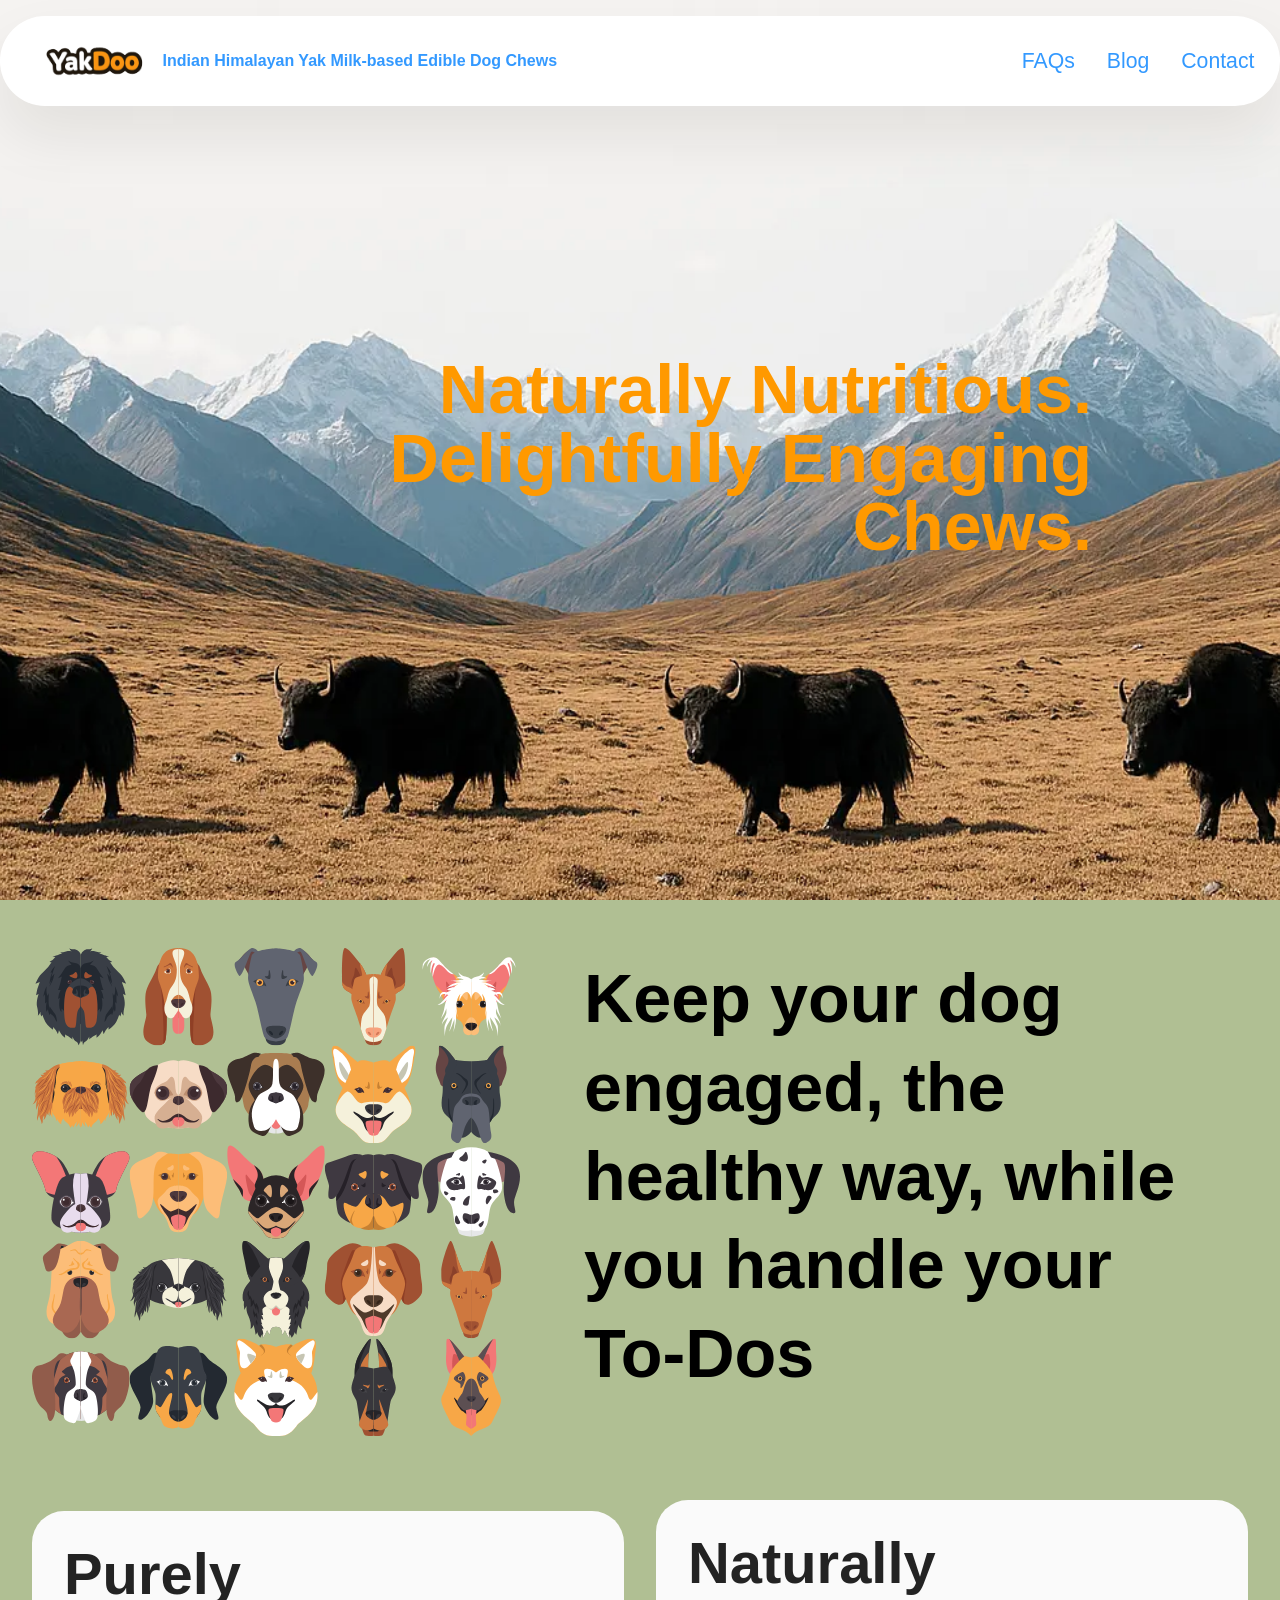
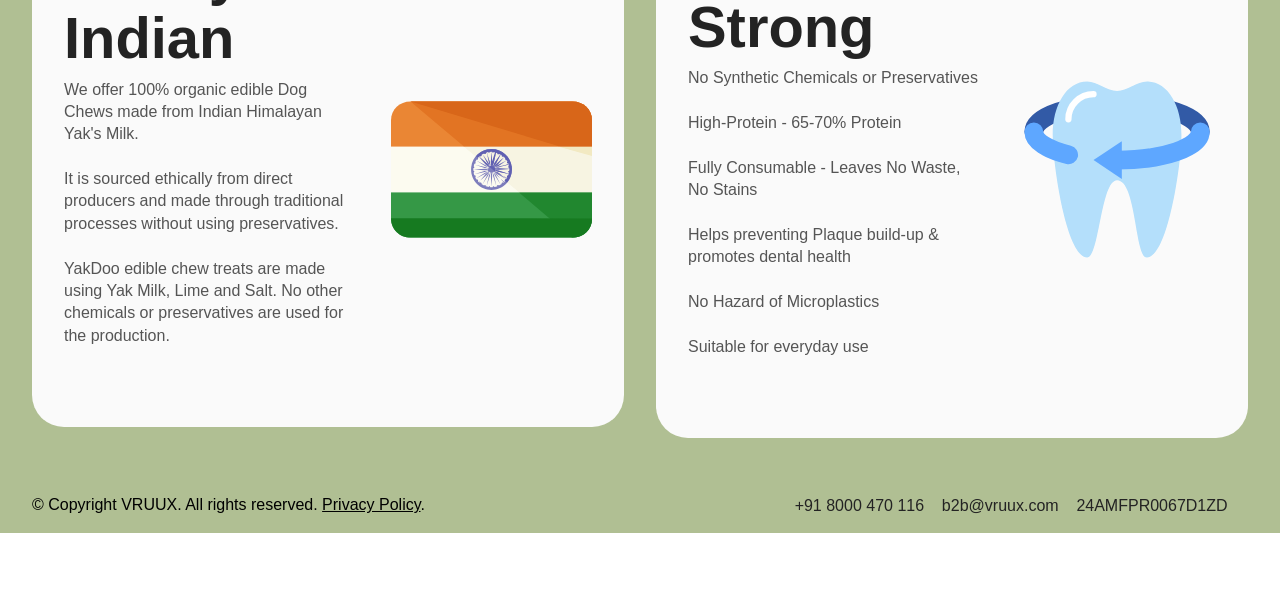
<file: index.html>
<!DOCTYPE html>
<html  >
<head>
  <!-- Site made with Mobirise Website Builder v6.2.0, https://mobirise.com -->
  <meta charset="UTF-8">
  <meta http-equiv="X-UA-Compatible" content="IE=edge">
  <meta name="generator" content="Mobirise v6.2.0, mobirise.com">
  <meta name="viewport" content="width=device-width, initial-scale=1, minimum-scale=1">
  <link rel="shortcut icon" href="assets/images/favicon.ico" type="image/x-icon">
  <meta name="description" content="YakDoo - Indian Himalayan Yak Milk Edible Dog Chew produced through traditionally ecological methods and with ingredients that helps fight plaque build-up naturally.">
  
  
  <title>YakDoo</title>
  <link rel="stylesheet" href="assets/web/assets/mobirise-icons2/mobirise2.css">
  <link rel="stylesheet" href="assets/bootstrap/css/bootstrap.min.css">
  <link rel="stylesheet" href="assets/parallax/jarallax.css">
  <link rel="stylesheet" href="assets/animatecss/animate.css">
  <link rel="stylesheet" href="assets/dropdown/css/style.css">
  <link rel="stylesheet" href="assets/socicon/css/styles.css">
  <link rel="stylesheet" href="assets/theme/css/style.css">
  <link rel="preload" href="https://fonts.googleapis.com/css?family=Fredoka:300,400,500,600,700&display=swap" as="style" onload="this.onload=null;this.rel='stylesheet'">
  <noscript><link rel="stylesheet" href="https://fonts.googleapis.com/css?family=Fredoka:300,400,500,600,700&display=swap"></noscript>
  <link rel="preload" as="style" href="assets/mobirise/css/mbr-additional.css?v=B4uTwz"><link rel="stylesheet" href="assets/mobirise/css/mbr-additional.css?v=B4uTwz" type="text/css">

  
  
  
</head>
<body>

<!-- Analytics -->
<!-- Google tag (gtag.js) -->
<script async src="https://www.googletagmanager.com/gtag/js?id=G-D92G25M5GQ"></script>
<script>
  window.dataLayer = window.dataLayer || [];
  function gtag(){dataLayer.push(arguments);}
  gtag('js', new Date());

  gtag('config', 'G-D92G25M5GQ');
</script>
<!-- /Analytics -->


  
  <section data-bs-version="5.1" class="menu menu1 cid-uQ05pBBiRx" once="menu" id="menu01-2">
	

	<nav class="navbar navbar-dropdown navbar-fixed-top navbar-expand-lg">
		<div class="container">
			<div class="navbar-brand">
				<span class="navbar-logo">
					<a href="index.html">
						<img src="assets/images/yakdoo-logo-128x39.png" alt="YakDoo - Indian Himalayan Yak Milk Edible Dog Chew" style="height: 2rem;">
					</a>
				</span>
				<span class="navbar-caption-wrap"><a class="navbar-caption text-primary display-7" href="index.html">Indian Himalayan Yak Milk-based Edible Dog Chews</a></span>
			</div>
			<button class="navbar-toggler" type="button" data-toggle="collapse" data-bs-toggle="collapse" data-target="#navbarSupportedContent" data-bs-target="#navbarSupportedContent" aria-controls="navbarNavAltMarkup" aria-expanded="false" aria-label="Toggle navigation">
				<div class="hamburger">
					<span></span>
					<span></span>
					<span></span>
					<span></span>
				</div>
			</button>
			<div class="collapse navbar-collapse" id="navbarSupportedContent">
				<ul class="navbar-nav nav-dropdown nav-right" data-app-modern-menu="true"><li class="nav-item">
						<a class="nav-link link text-primary display-4" href="faqs.html" aria-expanded="false">FAQs</a>
					</li><li class="nav-item"><a class="nav-link link text-primary display-4" href="blog.html">Blog</a></li>
					<li class="nav-item">
						<a class="nav-link link text-primary display-4" href="contact.html">Contact</a>
					</li></ul>
				
				
			</div>
		</div>
	</nav>
</section>

<section data-bs-version="5.1" class="header16 cid-uQ05pBXeUt mbr-fullscreen mbr-parallax-background" id="header16-3">
  

  
  

  <div class="text-center container-fluid">
    
    <div class="row justify-content-center">
      <div class="col-md-12 col-lg-9">
        <h1 class="mbr-section-title mbr-fonts-style mt-4 display-2"><p><strong>Naturally Nu</strong><strong>tritious.<br>Delightfully Engaging Chews.</strong></p></h1>
        
        
      </div>
    </div>
  </div>
</section>

<section data-bs-version="5.1" class="header1 cid-uQ09Hvb40x" id="header01-c">
	

	
	

	<div class="container">
		<div class="row justify-content-center">
			<div class="col-12 col-md-12 col-lg-5 image-wrapper">
				<img class="w-100" src="assets/images/all-breeds.svg" alt="YakDoo is for all breeds">
			</div>
			<div class="col-12 col-lg col-md-12">
				<div class="text-wrapper align-left">
					<h1 class="mbr-section-title mbr-fonts-style mb-4 display-2"><strong>Keep your dog engaged, the healthy way, while you handle your To-Dos</strong></h1>
					
					
				</div>
			</div>
		</div>
	</div>
</section>

<section data-bs-version="5.1" class="features5 cid-uQ0xYJMw1G" id="features5-u">

    

    
    
    <div class="container-fluid">
        <div class="row">
            
            <div class="item features-without-image mb-4 col-12 col-md-6 active">
                <div class="item-wrapper">
                    <div class="row">
                        <div class="col-12 col-md-7">
                            <div class="text-wrapper">
                                
                                <h5 class="card-title mbr-fonts-style display-1"><strong>Purely Indian</strong></h5>
                                <p class="mbr-text mbr-fonts-style mb-5 display-7">We offer 100% organic edible Dog Chews made from Indian Himalayan Yak's Milk.
<br>
<br>It is sourced ethically from direct producers and made through traditional processes without using preservatives.
<br>
<br>YakDoo edible chew treats are made using Yak Milk, Lime and Salt. No other chemicals or preservatives are used for the production.</p>
                                
                            </div>
                        </div>
                        <div class="col-12 col-md-5">
                            <div class="img-wrapper">
                                <img src="assets/images/india.svg" alt="Mobirise Website Builder" data-slide-to="0" data-bs-slide-to="0">
                            </div>
                        </div>
                    </div>
                </div>
            </div><div class="item features-without-image mb-4 col-12 col-md-6">
                <div class="item-wrapper">
                    <div class="row">
                        <div class="col-12 col-md-7">
                            <div class="text-wrapper">
                                
                                <h5 class="card-title mbr-fonts-style display-1"><strong>Naturally Strong</strong></h5>
                                <p class="mbr-text mbr-fonts-style mb-5 display-7">No Synthetic Chemicals or Preservatives<br>
<br>High-Protein - 65-70% Protein<br><br>Fully Consumable - Leaves No Waste, No Stains
<br><br>Helps preventing Plaque build-up &amp; promotes dental health
<br><br>No Hazard of Microplastics
<br><br>Suitable for everyday use</p>
                                
                            </div>
                        </div>
                        <div class="col-12 col-md-5">
                            <div class="img-wrapper">
                                <img src="assets/images/tooth-rotate-svgrepo-a.svg" alt="Mobirise Website Builder" data-slide-to="1" data-bs-slide-to="1">
                            </div>
                        </div>
                    </div>
                </div>
            </div>
        </div>
    </div>
</section>

<section data-bs-version="5.1" class="footer2 cid-uQ0c74AdxX" once="footers" id="footer02-d">
    

    
    

    <div class="container">
        <div class="row">
            <div class="col-12 col-lg-6 center mt-2 mb-3">
                <p class="mbr-fonts-style copyright mb-0 display-7">© Copyright VRUUX. All rights reserved. <a href="privacypolicy.html" class="text-success"><u>Privacy Policy</u></a>.<br></p>
            </div>
            <div class="col-12 col-lg-6 center">
                <div class="row-links mt-2 mb-3">
                    <ul class="row-links-soc">
                        
                        
                        
                        
                    <li class="row-links-soc-item mbr-fonts-style display-7"><p>+91 8000 470 116&nbsp; &nbsp; b2b@vruux.com&nbsp; &nbsp; 24AMFPR0067D1ZD&nbsp;</p></li></ul>
                </div>
            </div>
        </div>
    </div>
</section><section class="display-7" style="padding: 0;align-items: center;justify-content: center;flex-wrap: wrap;    align-content: center;display: flex;position: relative;height: 4rem;"><a href="https://mobiri.se/4076227" style="flex: 1 1;height: 4rem;position: absolute;width: 100%;z-index: 1;"><img alt="" style="height: 4rem;" src="[data-uri]"></a><p style="margin: 0;text-align: center;" class="display-7">&#8204;</p><a style="z-index:1" href="https://mobirise.com/builder/ai-website-generator.html">AI Website Generator</a></section><script src="assets/bootstrap/js/bootstrap.bundle.min.js"></script>  <script src="assets/parallax/jarallax.js"></script>  <script src="assets/smoothscroll/smooth-scroll.js"></script>  <script src="assets/ytplayer/index.js"></script>  <script src="assets/dropdown/js/navbar-dropdown.js"></script>  <script src="assets/theme/js/script.js"></script>  
  
  
 <div id="scrollToTop" class="scrollToTop mbr-arrow-up"><a style="text-align: center;"><i class="mbr-arrow-up-icon mbr-arrow-up-icon-cm cm-icon cm-icon-smallarrow-up"></i></a></div>
    <input name="animation" type="hidden">
  </body>
</html>
</file>
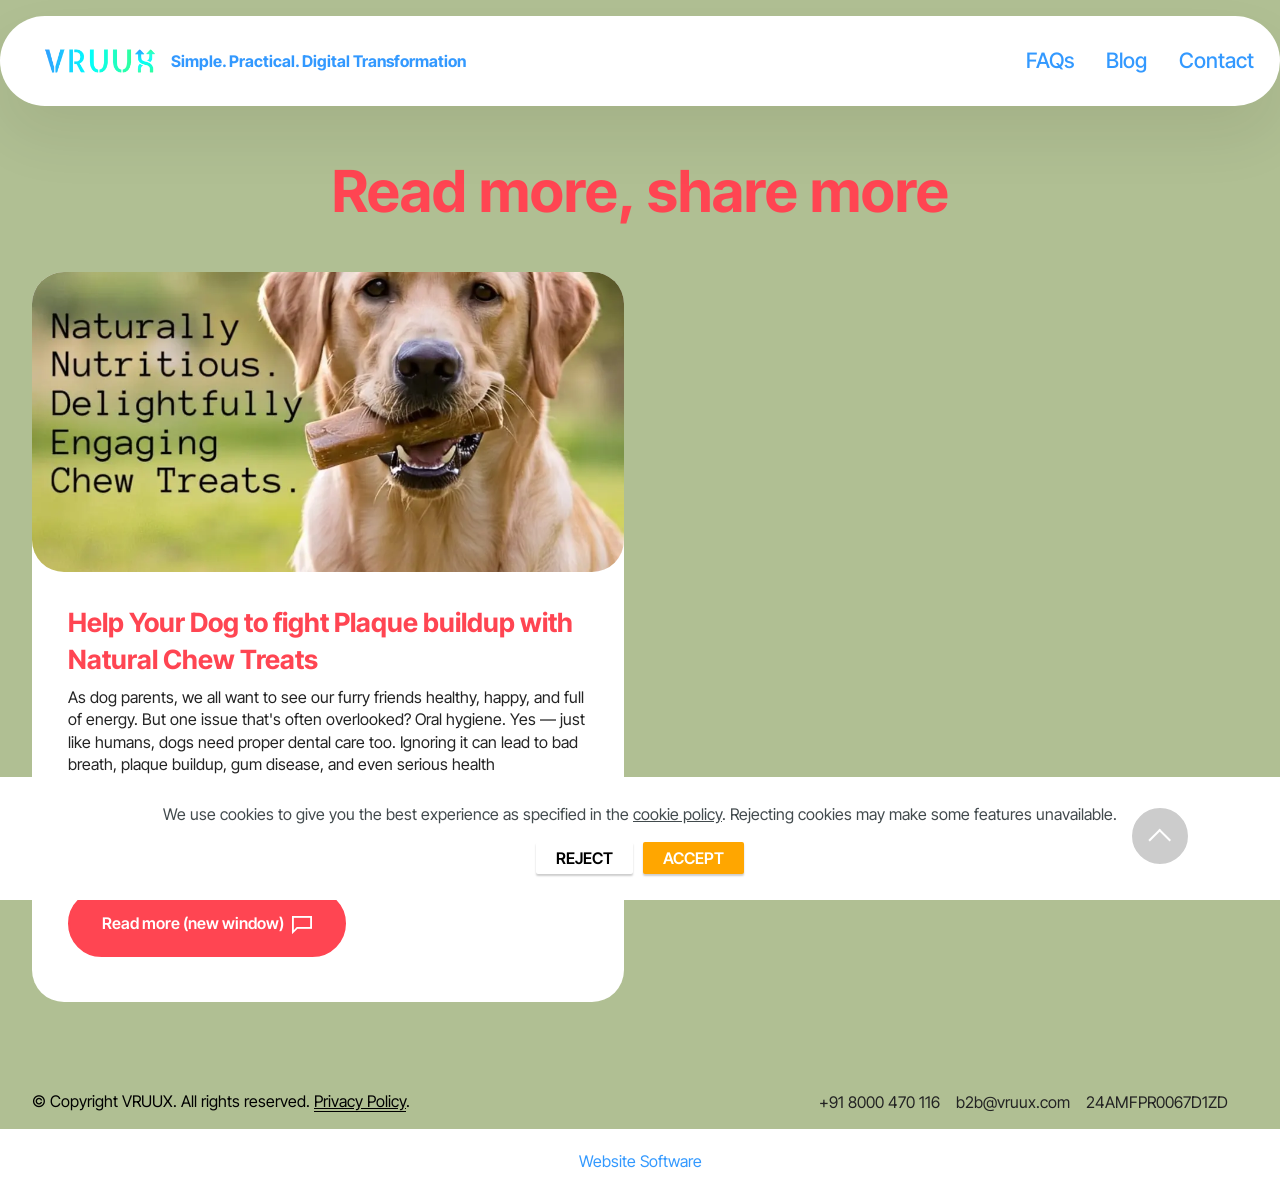
<file: blog.html>
<!DOCTYPE html>
<html  >
<head>
  <!-- Site made with Mobirise Website Builder v6.2.0, https://mobirise.com -->
  <meta charset="UTF-8">
  <meta http-equiv="X-UA-Compatible" content="IE=edge">
  <meta name="generator" content="Mobirise v6.2.0, mobirise.com">
  <meta name="viewport" content="width=device-width, initial-scale=1, minimum-scale=1">
  <link rel="shortcut icon" href="assets/images/favicon.ico" type="image/x-icon">
  <meta name="description" content="YakDoo - Indian Himalayan Yak Milk Edible Dog Chew. Connect with us to know more about healthy dog chews and practices.">
  
  
  <title>Blog</title>
  <link rel="stylesheet" href="assets/web/assets/mobirise-icons2/mobirise2.css">
  <link rel="stylesheet" href="assets/bootstrap/css/bootstrap.min.css">
  <link rel="stylesheet" href="assets/web/assets/gdpr-plugin/gdpr-styles.css">
  <link rel="stylesheet" href="assets/animatecss/animate.css">
  <link rel="stylesheet" href="assets/dropdown/css/style.css">
  <link rel="stylesheet" href="assets/socicon/css/styles.css">
  <link rel="stylesheet" href="assets/theme/css/style.css">
  <link rel="preload" href="https://fonts.googleapis.com/css2?family=Inter+Tight:wght@400;700&display=swap&display=swap" as="style" onload="this.onload=null;this.rel='stylesheet'">
  <noscript><link rel="stylesheet" href="https://fonts.googleapis.com/css2?family=Inter+Tight:wght@400;700&display=swap&display=swap"></noscript>
  <link rel="preload" as="style" href="assets/mobirise/css/mbr-additional.css?v=OkMic2"><link rel="stylesheet" href="assets/mobirise/css/mbr-additional.css?v=OkMic2" type="text/css">

  
  
  
</head>
<body>

<!-- Analytics -->
<!-- Google tag (gtag.js) -->
<script type="text/plain" async data-src="https://www.googletagmanager.com/gtag/js?id=G-"></script>
<script type="text/plain">
  window.dataLayer = window.dataLayer || [];
  function gtag(){dataLayer.push(arguments);}
  gtag('js', new Date());

  gtag('config', 'G-');
</script>
<!-- /Analytics -->


  
  <section data-bs-version="5.1" class="menu menu1 cid-tJGsCG1vVL" once="menu" id="menu01-1">
	

	<nav class="navbar navbar-dropdown navbar-fixed-top navbar-expand-lg">
		<div class="container">
			<div class="navbar-brand">
				<span class="navbar-logo">
					<a href="vruux.html">
						<img src="assets/images/vruux-2024-210x74.png" alt="VRUUX - Simple. Practical. Digital Transformation." style="height: 2.5rem;">
					</a>
				</span>
				<span class="navbar-caption-wrap"><a class="navbar-caption text-primary display-7" href="vruux.html">Simple. Practical. Digital Transformation</a></span>
			</div>
			<button class="navbar-toggler" type="button" data-toggle="collapse" data-bs-toggle="collapse" data-target="#navbarSupportedContent" data-bs-target="#navbarSupportedContent" aria-controls="navbarNavAltMarkup" aria-expanded="false" aria-label="Toggle navigation">
				<div class="hamburger">
					<span></span>
					<span></span>
					<span></span>
					<span></span>
				</div>
			</button>
			<div class="collapse navbar-collapse" id="navbarSupportedContent">
				<ul class="navbar-nav nav-dropdown nav-right" data-app-modern-menu="true"><li class="nav-item">
						<a class="nav-link link text-primary display-4" href="faqs.html" aria-expanded="false">FAQs</a>
					</li><li class="nav-item"><a class="nav-link link text-primary display-4" href="blog.html">Blog</a></li>
					<li class="nav-item">
						<a class="nav-link link text-primary display-4" href="contact.html">Contact</a>
					</li></ul>
				
				
			</div>
		</div>
	</nav>
</section>

<section data-bs-version="5.1" class="features4 cid-tJGEoKGifq" id="features04-3">
	
	
	<div class="container">
		<div class="mbr-section-head mb-5">
			<h4 class="mbr-section-title mbr-fonts-style align-left mb-3 display-1"><strong>Read more, share more</strong></h4>
			
			
		</div>
		<div class="row">
			<div class="item features-image col-12 col-md-6 col-lg-6">
				<div class="item-wrapper">
					<div class="item-img">
						<img src="assets/images/dog-blog-1-1256x1260.webp" alt="YakDoo - Help Your Dog to fight Plaque buildup with Natural Chews">
					</div>
					<div class="item-content">
						<h5 class="item-title mbr-fonts-style display-5"><strong>Help Your Dog to fight Plaque buildup with Natural Chew Treats</strong></h5>
						
						<p class="mbr-text mbr-fonts-style display-7">As dog parents, we all want to see our furry friends healthy, happy, and full of energy. But one issue that's often overlooked? Oral hygiene. Yes — just like humans, dogs need proper dental care too. Ignoring it can lead to bad breath, plaque buildup, gum disease, and even serious health complications later on.<br><br>Introducing a Natural Solution from the Indian Himalaya: Yak Milk-based Dog Chew Treats.<br></p>
						<div class="mbr-section-btn item-footer"><a href="https://medium.com/@abhi.p.raj/help-your-dog-to-fight-plaque-buildup-with-natural-chew-treats-6b98360a4712" class="btn item-btn btn-danger display-7" target="_blank"><span class="mobi-mbri mobi-mbri-chat mbr-iconfont mbr-iconfont-btn" style="color: rgb(255, 255, 255);"><br></span>Read more (new window)</a></div>
					</div>

				</div>
			</div>
			
			
			
			
			
		</div>
	</div>
</section>

<section data-bs-version="5.1" class="footer2 cid-uQ0c74AdxX" once="footers" id="footer02-d">
    

    
    

    <div class="container">
        <div class="row">
            <div class="col-12 col-lg-6 center mt-2 mb-3">
                <p class="mbr-fonts-style copyright mb-0 display-7">© Copyright VRUUX. All rights reserved. <a href="privacypolicy.html" class="text-success"><u>Privacy Policy</u></a>.<br></p>
            </div>
            <div class="col-12 col-lg-6 center">
                <div class="row-links mt-2 mb-3">
                    <ul class="row-links-soc">
                        
                        
                        
                        
                    <li class="row-links-soc-item mbr-fonts-style display-7"><p>+91 8000 470 116&nbsp; &nbsp; b2b@vruux.com&nbsp; &nbsp; 24AMFPR0067D1ZD&nbsp;</p></li></ul>
                </div>
            </div>
        </div>
    </div>
</section><section class="display-7" style="padding: 0;align-items: center;justify-content: center;flex-wrap: wrap;    align-content: center;display: flex;position: relative;height: 4rem;"><a href="https://mobiri.se/4076227" style="flex: 1 1;height: 4rem;position: absolute;width: 100%;z-index: 1;"><img alt="" style="height: 4rem;" src="[data-uri]"></a><p style="margin: 0;text-align: center;" class="display-7">&#8204;</p><a style="z-index:1" href="https://mobirise.com"> Website Software</a></section><script type="text/plain" data-src="assets/bootstrap/js/bootstrap.bundle.min.js"></script><script src="assets/web/assets/cookies-alert-plugin/cookies-alert-core.js"></script><script src="assets/web/assets/cookies-alert-plugin/cookies-alert-script.js"></script><script type="text/plain" data-src="assets/smoothscroll/smooth-scroll.js"></script><script type="text/plain" data-src="assets/ytplayer/index.js"></script><script type="text/plain" data-src="assets/dropdown/js/navbar-dropdown.js"></script><script type="text/plain" data-src="assets/theme/js/script.js"></script>
  
  
<input name="cookieData" type="hidden" data-cookie-cookiesAlertType='2' data-cookie-customDialogSelector='null' data-cookie-colorText='#424a4d' data-cookie-colorBg='rgb(255, 255, 255)' data-cookie-opacityOverlay='0' data-cookie-bgOpacity='100' data-cookie-textButton='ACCEPT' data-cookie-rejectText='REJECT' data-cookie-colorButton='#ffa600' data-cookie-rejectColor='#ffffff' data-cookie-colorLink='#424a4d' data-cookie-underlineLink='true' data-cookie-text="We use cookies to give you the best experience as specified in the &lt;a href=&#39;privacy.html&#39;&gt;cookie policy&lt;/a&gt;. Rejecting cookies may make some features unavailable.">
   <div id="scrollToTop" class="scrollToTop mbr-arrow-up"><a style="text-align: center;"><i class="mbr-arrow-up-icon mbr-arrow-up-icon-cm cm-icon cm-icon-smallarrow-up"></i></a></div>
    <input name="animation" type="hidden">
  </body>
</html>
</file>
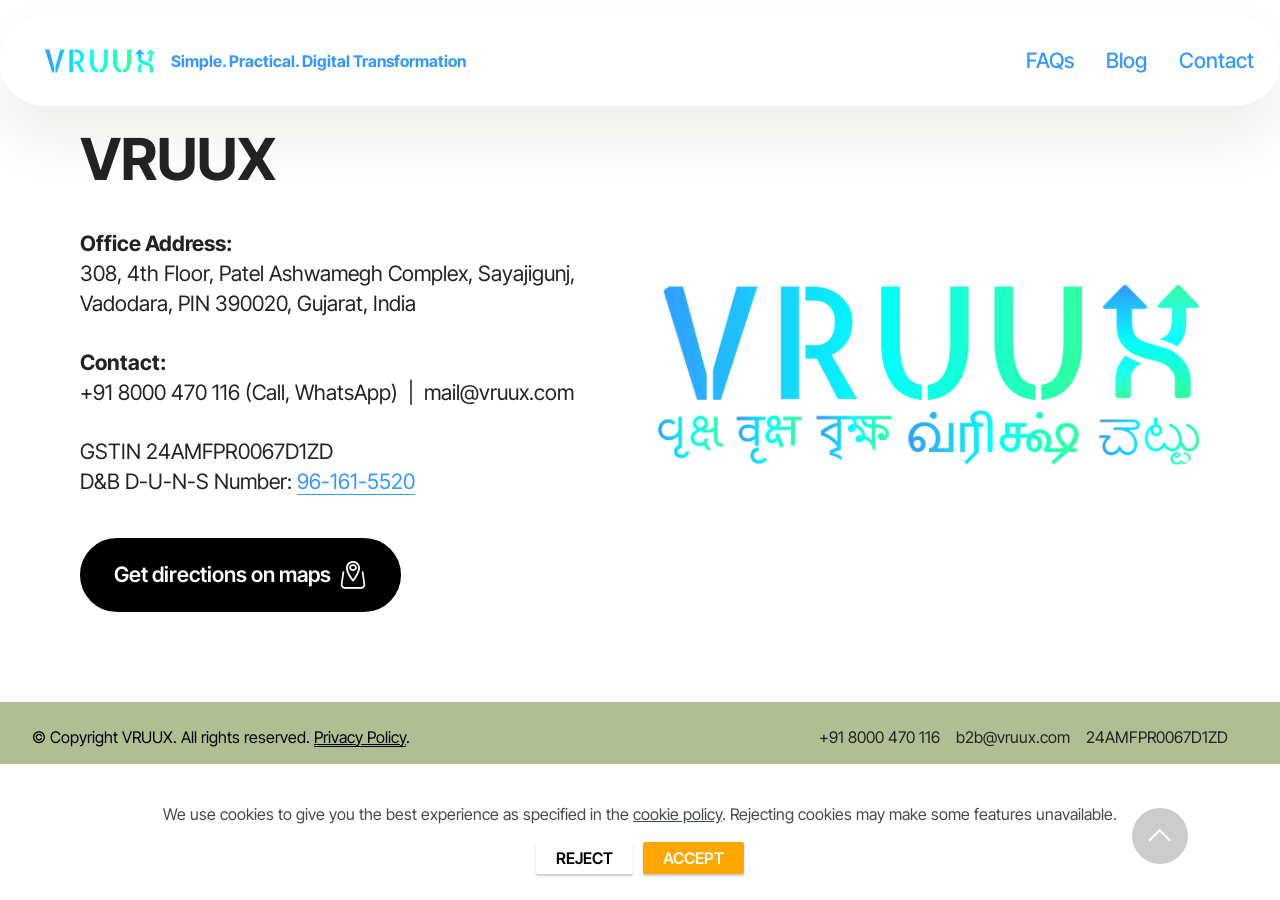
<file: contact.html>
<!DOCTYPE html>
<html  >
<head>
  <!-- Site made with Mobirise Website Builder v6.2.0, https://mobirise.com -->
  <meta charset="UTF-8">
  <meta http-equiv="X-UA-Compatible" content="IE=edge">
  <meta name="generator" content="Mobirise v6.2.0, mobirise.com">
  <meta name="viewport" content="width=device-width, initial-scale=1, minimum-scale=1">
  <link rel="shortcut icon" href="assets/images/favicon.ico" type="image/x-icon">
  <meta name="description" content="YakDoo - Indian Himalayan Yak Milk Edible Dog Chew. You can reach us here.">
  
  
  <title>Contact</title>
  <link rel="stylesheet" href="assets/web/assets/mobirise-icons2/mobirise2.css">
  <link rel="stylesheet" href="assets/web/assets/mobirise-icons-bold/mobirise-icons-bold.css">
  <link rel="stylesheet" href="assets/bootstrap/css/bootstrap.min.css">
  <link rel="stylesheet" href="assets/web/assets/gdpr-plugin/gdpr-styles.css">
  <link rel="stylesheet" href="assets/animatecss/animate.css">
  <link rel="stylesheet" href="assets/dropdown/css/style.css">
  <link rel="stylesheet" href="assets/socicon/css/styles.css">
  <link rel="stylesheet" href="assets/theme/css/style.css">
  <link rel="preload" href="https://fonts.googleapis.com/css2?family=Inter+Tight:wght@400;700&display=swap&display=swap" as="style" onload="this.onload=null;this.rel='stylesheet'">
  <noscript><link rel="stylesheet" href="https://fonts.googleapis.com/css2?family=Inter+Tight:wght@400;700&display=swap&display=swap"></noscript>
  <link rel="preload" as="style" href="assets/mobirise/css/mbr-additional.css?v=ch948Z"><link rel="stylesheet" href="assets/mobirise/css/mbr-additional.css?v=ch948Z" type="text/css">

  
  
  
</head>
<body>

<!-- Analytics -->
<!-- Google tag (gtag.js) -->
<script type="text/plain" async data-src="https://www.googletagmanager.com/gtag/js?id=G-"></script>
<script type="text/plain">
  window.dataLayer = window.dataLayer || [];
  function gtag(){dataLayer.push(arguments);}
  gtag('js', new Date());

  gtag('config', 'G-');
</script>
<!-- /Analytics -->


  
  <section data-bs-version="5.1" class="menu menu1 cid-tJGsCG1vVL" once="menu" id="menu01-1">
	

	<nav class="navbar navbar-dropdown navbar-fixed-top navbar-expand-lg">
		<div class="container">
			<div class="navbar-brand">
				<span class="navbar-logo">
					<a href="vruux.html">
						<img src="assets/images/vruux-2024-210x74.png" alt="VRUUX - Simple. Practical. Digital Transformation." style="height: 2.5rem;">
					</a>
				</span>
				<span class="navbar-caption-wrap"><a class="navbar-caption text-primary display-7" href="vruux.html">Simple. Practical. Digital Transformation</a></span>
			</div>
			<button class="navbar-toggler" type="button" data-toggle="collapse" data-bs-toggle="collapse" data-target="#navbarSupportedContent" data-bs-target="#navbarSupportedContent" aria-controls="navbarNavAltMarkup" aria-expanded="false" aria-label="Toggle navigation">
				<div class="hamburger">
					<span></span>
					<span></span>
					<span></span>
					<span></span>
				</div>
			</button>
			<div class="collapse navbar-collapse" id="navbarSupportedContent">
				<ul class="navbar-nav nav-dropdown nav-right" data-app-modern-menu="true"><li class="nav-item">
						<a class="nav-link link text-primary display-4" href="faqs.html" aria-expanded="false">FAQs</a>
					</li><li class="nav-item"><a class="nav-link link text-primary display-4" href="blog.html">Blog</a></li>
					<li class="nav-item">
						<a class="nav-link link text-primary display-4" href="contact.html">Contact</a>
					</li></ul>
				
				
			</div>
		</div>
	</nav>
</section>

<section data-bs-version="5.1" class="features16 cid-uQ0hEfsMM6" id="features16-f">

    

    
    
    <div class="container-fluid">
        <div class="content-wrapper">
            <div class="row align-items-center">
                <div class="col-12 col-lg">
                    <div class="text-wrapper">
                        <h6 class="card-title mbr-fonts-style display-1">
                            <strong>VRUUX</strong></h6>
                        <p class="mbr-text mbr-fonts-style mb-4 display-4"><br><strong>Office Address:<br></strong>308, 4th Floor, Patel Ashwamegh Complex, Sayajigunj, Vadodara, PIN 390020, Gujarat, India<br><br><strong>Contact:
<br></strong>+91 8000 470 116 (Call, WhatsApp)&nbsp; |&nbsp;&nbsp;mail@vruux.com
<br>
<br>GSTIN 24AMFPR0067D1ZD
<br>D&amp;B D-U-N-S Number: <a href="https://www.dnb.com/business-directory/company-profiles.vruux.708be72aa26df80889fc7a4b5e134d3c.html" class="text-primary" target="_blank">96-161-5520</a><br></p>
                        <div class="mbr-section-btn mt-3"><a class="btn btn-success display-4" href="https://maps.app.goo.gl/RHyW1dcGoxNag8857" target="_blank"><span class="mbrib-map-pin mbr-iconfont mbr-iconfont-btn"></span>Get directions on maps</a></div>
                    </div>
                </div>
                <div class="col-12 col-lg-6">
                    <div class="image-wrapper">
                        <img src="assets/images/vruux-all-1160x403.webp" alt="VRUUX - Simple. Practical. Digital Transformation.">
                    </div>
                </div>
            </div>
        </div>
    </div>
</section>

<section data-bs-version="5.1" class="footer2 cid-uQ0c74AdxX" once="footers" id="footer02-d">
    

    
    

    <div class="container">
        <div class="row">
            <div class="col-12 col-lg-6 center mt-2 mb-3">
                <p class="mbr-fonts-style copyright mb-0 display-7">© Copyright VRUUX. All rights reserved. <a href="privacypolicy.html" class="text-success"><u>Privacy Policy</u></a>.<br></p>
            </div>
            <div class="col-12 col-lg-6 center">
                <div class="row-links mt-2 mb-3">
                    <ul class="row-links-soc">
                        
                        
                        
                        
                    <li class="row-links-soc-item mbr-fonts-style display-7"><p>+91 8000 470 116&nbsp; &nbsp; b2b@vruux.com&nbsp; &nbsp; 24AMFPR0067D1ZD&nbsp;</p></li></ul>
                </div>
            </div>
        </div>
    </div>
</section><section class="display-7" style="padding: 0;align-items: center;justify-content: center;flex-wrap: wrap;    align-content: center;display: flex;position: relative;height: 4rem;"><a href="https://mobiri.se/4076227" style="flex: 1 1;height: 4rem;position: absolute;width: 100%;z-index: 1;"><img alt="" style="height: 4rem;" src="[data-uri]"></a><p style="margin: 0;text-align: center;" class="display-7">&#8204;</p><a style="z-index:1" href="https://mobirise.com/builder/ai-website-creator.html">Free AI Website Creator</a></section><script type="text/plain" data-src="assets/bootstrap/js/bootstrap.bundle.min.js"></script><script src="assets/web/assets/cookies-alert-plugin/cookies-alert-core.js"></script><script src="assets/web/assets/cookies-alert-plugin/cookies-alert-script.js"></script><script type="text/plain" data-src="assets/smoothscroll/smooth-scroll.js"></script><script type="text/plain" data-src="assets/ytplayer/index.js"></script><script type="text/plain" data-src="assets/dropdown/js/navbar-dropdown.js"></script><script type="text/plain" data-src="assets/theme/js/script.js"></script>
  
  
<input name="cookieData" type="hidden" data-cookie-cookiesAlertType='2' data-cookie-customDialogSelector='null' data-cookie-colorText='#424a4d' data-cookie-colorBg='rgb(255, 255, 255)' data-cookie-opacityOverlay='0' data-cookie-bgOpacity='100' data-cookie-textButton='ACCEPT' data-cookie-rejectText='REJECT' data-cookie-colorButton='#ffa600' data-cookie-rejectColor='#ffffff' data-cookie-colorLink='#424a4d' data-cookie-underlineLink='true' data-cookie-text="We use cookies to give you the best experience as specified in the &lt;a href=&#39;privacy.html&#39;&gt;cookie policy&lt;/a&gt;. Rejecting cookies may make some features unavailable.">
   <div id="scrollToTop" class="scrollToTop mbr-arrow-up"><a style="text-align: center;"><i class="mbr-arrow-up-icon mbr-arrow-up-icon-cm cm-icon cm-icon-smallarrow-up"></i></a></div>
    <input name="animation" type="hidden">
  </body>
</html>
</file>
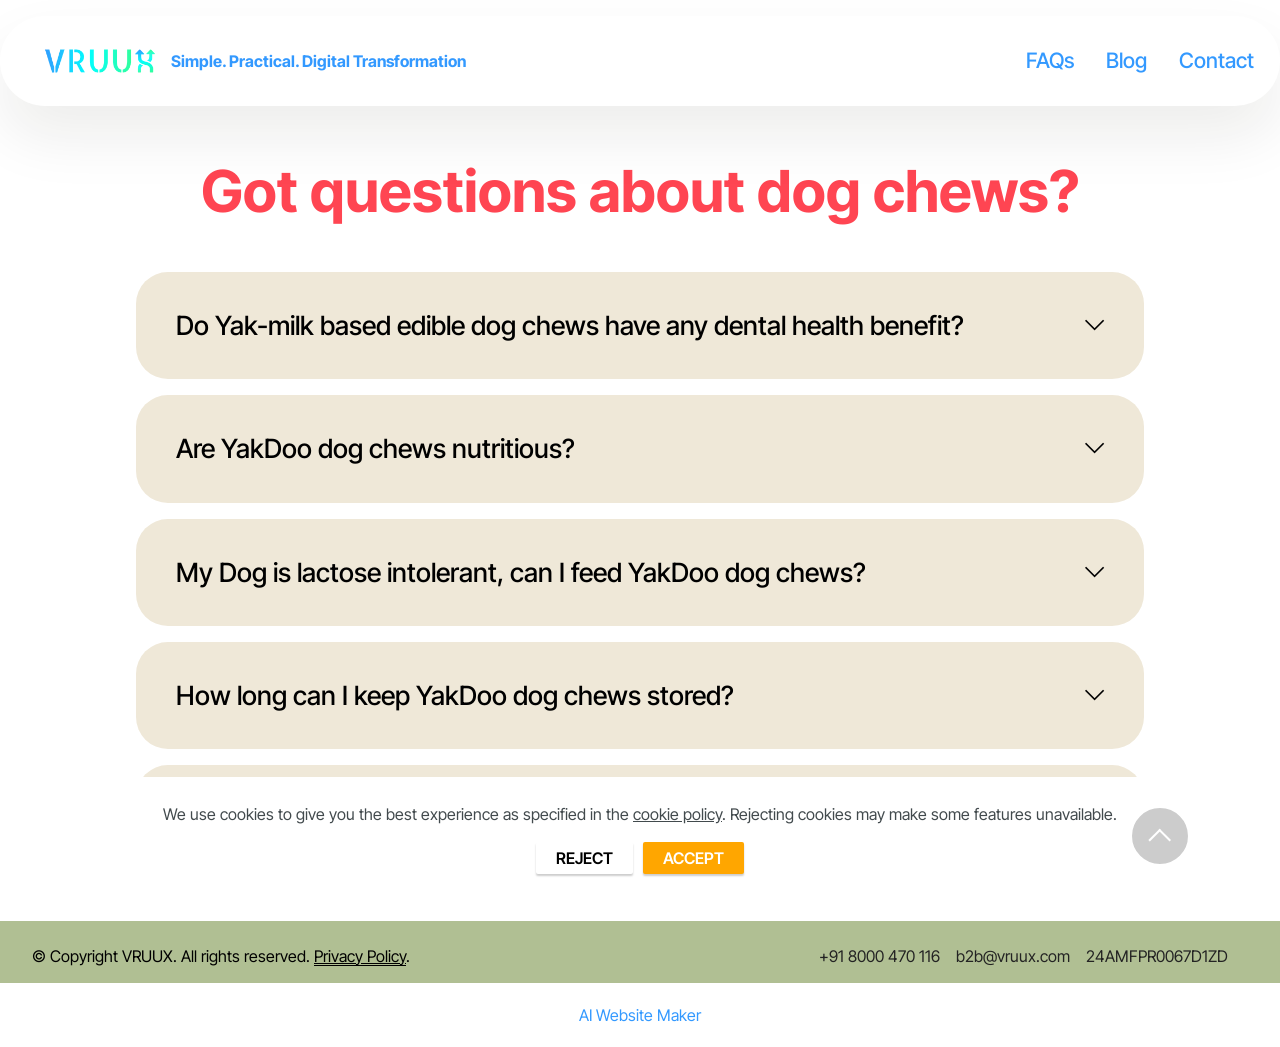
<file: faqs.html>
<!DOCTYPE html>
<html  >
<head>
  <!-- Site made with Mobirise Website Builder v6.2.0, https://mobirise.com -->
  <meta charset="UTF-8">
  <meta http-equiv="X-UA-Compatible" content="IE=edge">
  <meta name="generator" content="Mobirise v6.2.0, mobirise.com">
  <meta name="viewport" content="width=device-width, initial-scale=1, minimum-scale=1">
  <link rel="shortcut icon" href="assets/images/favicon.ico" type="image/x-icon">
  <meta name="description" content="YakDoo - Indian Himalayan Yak Milk Edible Dog Chew. Frequently asked questions by Dog parents.">
  
  
  <title>FAQs</title>
  <link rel="stylesheet" href="assets/web/assets/mobirise-icons2/mobirise2.css">
  <link rel="stylesheet" href="assets/bootstrap/css/bootstrap.min.css">
  <link rel="stylesheet" href="assets/web/assets/gdpr-plugin/gdpr-styles.css">
  <link rel="stylesheet" href="assets/animatecss/animate.css">
  <link rel="stylesheet" href="assets/dropdown/css/style.css">
  <link rel="stylesheet" href="assets/socicon/css/styles.css">
  <link rel="stylesheet" href="assets/theme/css/style.css">
  <link rel="preload" href="https://fonts.googleapis.com/css2?family=Inter+Tight:wght@400;700&display=swap&display=swap" as="style" onload="this.onload=null;this.rel='stylesheet'">
  <noscript><link rel="stylesheet" href="https://fonts.googleapis.com/css2?family=Inter+Tight:wght@400;700&display=swap&display=swap"></noscript>
  <link rel="preload" as="style" href="assets/mobirise/css/mbr-additional.css?v=o9nSdt"><link rel="stylesheet" href="assets/mobirise/css/mbr-additional.css?v=o9nSdt" type="text/css">

  
  
  
</head>
<body>

<!-- Analytics -->
<!-- Google tag (gtag.js) -->
<script type="text/plain" async data-src="https://www.googletagmanager.com/gtag/js?id=G-"></script>
<script type="text/plain">
  window.dataLayer = window.dataLayer || [];
  function gtag(){dataLayer.push(arguments);}
  gtag('js', new Date());

  gtag('config', 'G-');
</script>
<!-- /Analytics -->


  
  <section data-bs-version="5.1" class="menu menu1 cid-uQ0j7wOQYK" once="menu" id="menu01-g">
	

	<nav class="navbar navbar-dropdown navbar-fixed-top navbar-expand-lg">
		<div class="container">
			<div class="navbar-brand">
				<span class="navbar-logo">
					<a href="vruux.html">
						<img src="assets/images/vruux-2024-210x74.png" alt="VRUUX - Simple. Practical. Digital Transformation." style="height: 2.5rem;">
					</a>
				</span>
				<span class="navbar-caption-wrap"><a class="navbar-caption text-primary display-7" href="vruux.html">Simple. Practical. Digital Transformation</a></span>
			</div>
			<button class="navbar-toggler" type="button" data-toggle="collapse" data-bs-toggle="collapse" data-target="#navbarSupportedContent" data-bs-target="#navbarSupportedContent" aria-controls="navbarNavAltMarkup" aria-expanded="false" aria-label="Toggle navigation">
				<div class="hamburger">
					<span></span>
					<span></span>
					<span></span>
					<span></span>
				</div>
			</button>
			<div class="collapse navbar-collapse" id="navbarSupportedContent">
				<ul class="navbar-nav nav-dropdown nav-right" data-app-modern-menu="true"><li class="nav-item">
						<a class="nav-link link text-primary display-4" href="faqs.html" aria-expanded="false">FAQs</a>
					</li><li class="nav-item"><a class="nav-link link text-primary display-4" href="blog.html">Blog</a></li>
					<li class="nav-item">
						<a class="nav-link link text-primary display-4" href="contact.html">Contact</a>
					</li></ul>
				
				
			</div>
		</div>
	</nav>
</section>

<section data-bs-version="5.1" class="list1 cid-uQ0j7zkmVH" id="list01-o">
	
	
	<div class="container">
		<div class="row justify-content-center">
			<div class="col-12 col-md-12 col-lg-10 m-auto">
				<div class="content">
					<div class="mbr-section-head align-left mb-5">
						
						<h3 class="mbr-section-title mb-2 mbr-fonts-style display-1">
							<strong>Got questions about dog chews?</strong>
						</h3>
					</div>
					<div id="bootstrap-accordion_7" class="panel-group accordionStyles accordion" role="tablist" aria-multiselectable="true">
						<div class="card mb-3">
							<div class="card-header" role="tab" id="headingOne">
								<a role="button" class="panel-title collapsed" data-toggle="collapse" data-bs-toggle="collapse" data-core="" href="#collapse1_7" aria-expanded="false" aria-controls="collapse1">
									<h6 class="panel-title-edit mbr-semibold mbr-fonts-style mb-0 display-5">Do Yak-milk based edible dog chews have any dental health benefit?</h6>
									<span class="sign mbr-iconfont mobi-mbri-arrow-down"></span>
								</a>
							</div>
							<div id="collapse1_7" class="panel-collapse noScroll collapse" role="tabpanel" aria-labelledby="headingOne" data-parent="#accordion" data-bs-parent="#bootstrap-accordion_7">
								<div class="panel-body">
									<p class="mbr-fonts-style panel-text display-4">Yes, A study published in the Journal of Veterinary Dentistry found that regular use of dental chews can reduce plaque by up to 69%.<br><br>Dogs need proper dental care too. Ignoring it can lead to bad breath, plaque buildup, gum disease, and even serious health complications later on.<br><br>A chewing activity along with the ingredients of the edible chew helps break down the plaque and prevents plaque build up.</p>
								</div>
							</div>
						</div>
						<div class="card mb-3">
							<div class="card-header" role="tab" id="headingOne">
								<a role="button" class="panel-title collapsed" data-toggle="collapse" data-bs-toggle="collapse" data-core="" href="#collapse2_7" aria-expanded="false" aria-controls="collapse2">
									<h6 class="panel-title-edit mbr-semibold mbr-fonts-style mb-0 display-5">Are YakDoo dog chews nutritious?&nbsp;</h6>
									<span class="sign mbr-iconfont mobi-mbri-arrow-down"></span>
								</a>
							</div>
							<div id="collapse2_7" class="panel-collapse noScroll collapse" role="tabpanel" aria-labelledby="headingOne" data-parent="#accordion" data-bs-parent="#bootstrap-accordion_7">
								<div class="panel-body">
									<p class="mbr-fonts-style panel-text display-4">
										YakDoo Dog Chews are edible and made from Indian Himalayan Yak's milk. These chews are high in protein.</p>
								</div>
							</div>
						</div>
						<div class="card mb-3">
							<div class="card-header" role="tab" id="headingOne">
								<a role="button" class="panel-title collapsed" data-toggle="collapse" data-bs-toggle="collapse" data-core="" href="#collapse3_7" aria-expanded="false" aria-controls="collapse3">
									<h6 class="panel-title-edit mbr-semibold mbr-fonts-style mb-0 display-5">My Dog is lactose intolerant, can I feed YakDoo dog chews?</h6>
									<span class="sign mbr-iconfont mobi-mbri-arrow-down"></span>
								</a>
							</div>
							<div id="collapse3_7" class="panel-collapse noScroll collapse" role="tabpanel" aria-labelledby="headingOne" data-parent="#accordion" data-bs-parent="#bootstrap-accordion_7">
								<div class="panel-body">
									<p class="mbr-fonts-style panel-text display-4">
										We recommend to consult your pet's vet before feeding any edible chews. YakDoo dog chews are produced from Yak's milk so consulting vet is highly recommended for lactose intolerant dogs.</p>
								</div>
							</div>
						</div>
						<div class="card mb-3">
							<div class="card-header" role="tab" id="headingOne">
								<a role="button" class="panel-title collapsed" data-toggle="collapse" data-bs-toggle="collapse" data-core="" href="#collapse4_7" aria-expanded="false" aria-controls="collapse4">
									<h6 class="panel-title-edit mbr-semibold mbr-fonts-style mb-0 display-5">How long can I keep YakDoo dog chews stored?</h6>
									<span class="sign mbr-iconfont mobi-mbri-arrow-down"></span>
								</a>
							</div>
							<div id="collapse4_7" class="panel-collapse noScroll collapse" role="tabpanel" aria-labelledby="headingOne" data-parent="#accordion" data-bs-parent="#bootstrap-accordion_7">
								<div class="panel-body">
									<p class="mbr-fonts-style panel-text display-4">
										Typically YakDoo dog chews have longer shelf life and can be stored even up to 18-24 months without much of a specialized storage requirements.</p>
								</div>
							</div>
						</div>
						<div class="card mb-3">
							<div class="card-header" role="tab" id="headingOne">
								<a role="button" class="panel-title collapsed" data-toggle="collapse" data-bs-toggle="collapse" data-core="" href="#collapse5_7" aria-expanded="false" aria-controls="collapse5">
									<h6 class="panel-title-edit mbr-semibold mbr-fonts-style mb-0 display-5">Do YakDoo dog chews save me a charges for my dog's dental health?</h6>
									<span class="sign mbr-iconfont mobi-mbri-arrow-down"></span>
								</a>
							</div>
							<div id="collapse5_7" class="panel-collapse noScroll collapse" role="tabpanel" aria-labelledby="headingOne" data-parent="#accordion" data-bs-parent="#bootstrap-accordion_7">
								<div class="panel-body">
									<p class="mbr-fonts-style panel-text display-4">No. While YakDoo Dog Chews are naturally strong and highly nutritious, they are <strong>not a replacement for breed-specific regular dental care</strong>. For optimal dental health for your pet, both YakDoo chews and professional veterinary dental care are essential and work in combination.&nbsp;<br></p>
								</div>
							</div>
						</div>
						
					</div>
				</div>
			</div>
		</div>
	</div>
</section>

<section data-bs-version="5.1" class="footer2 cid-uQ0j7A31jJ" once="footers" id="footer02-q">
    

    
    

    <div class="container">
        <div class="row">
            <div class="col-12 col-lg-6 center mt-2 mb-3">
                <p class="mbr-fonts-style copyright mb-0 display-7">© Copyright VRUUX. All rights reserved. <a href="privacypolicy.html" class="text-success"><u>Privacy Policy</u></a>.<br></p>
            </div>
            <div class="col-12 col-lg-6 center">
                <div class="row-links mt-2 mb-3">
                    <ul class="row-links-soc">
                        
                        
                        
                        
                    <li class="row-links-soc-item mbr-fonts-style display-7"><p>+91 8000 470 116&nbsp; &nbsp; b2b@vruux.com&nbsp; &nbsp; 24AMFPR0067D1ZD&nbsp;</p></li></ul>
                </div>
            </div>
        </div>
    </div>
</section><section class="display-7" style="padding: 0;align-items: center;justify-content: center;flex-wrap: wrap;    align-content: center;display: flex;position: relative;height: 4rem;"><a href="https://mobiri.se/4076227" style="flex: 1 1;height: 4rem;position: absolute;width: 100%;z-index: 1;"><img alt="" style="height: 4rem;" src="[data-uri]"></a><p style="margin: 0;text-align: center;" class="display-7">&#8204;</p><a style="z-index:1" href="https://mobirise.com/builder/ai-website-maker.html">AI Website Maker</a></section><script type="text/plain" data-src="assets/bootstrap/js/bootstrap.bundle.min.js"></script><script src="assets/web/assets/cookies-alert-plugin/cookies-alert-core.js"></script><script src="assets/web/assets/cookies-alert-plugin/cookies-alert-script.js"></script><script type="text/plain" data-src="assets/smoothscroll/smooth-scroll.js"></script><script type="text/plain" data-src="assets/ytplayer/index.js"></script><script type="text/plain" data-src="assets/dropdown/js/navbar-dropdown.js"></script><script type="text/plain" data-src="assets/mbr-switch-arrow/mbr-switch-arrow.js"></script><script type="text/plain" data-src="assets/theme/js/script.js"></script>
  
  
<input name="cookieData" type="hidden" data-cookie-cookiesAlertType='2' data-cookie-customDialogSelector='null' data-cookie-colorText='#424a4d' data-cookie-colorBg='rgb(255, 255, 255)' data-cookie-opacityOverlay='0' data-cookie-bgOpacity='100' data-cookie-textButton='ACCEPT' data-cookie-rejectText='REJECT' data-cookie-colorButton='#ffa600' data-cookie-rejectColor='#ffffff' data-cookie-colorLink='#424a4d' data-cookie-underlineLink='true' data-cookie-text="We use cookies to give you the best experience as specified in the &lt;a href=&#39;privacy.html&#39;&gt;cookie policy&lt;/a&gt;. Rejecting cookies may make some features unavailable.">
   <div id="scrollToTop" class="scrollToTop mbr-arrow-up"><a style="text-align: center;"><i class="mbr-arrow-up-icon mbr-arrow-up-icon-cm cm-icon cm-icon-smallarrow-up"></i></a></div>
    <input name="animation" type="hidden">
  </body>
</html>
</file>
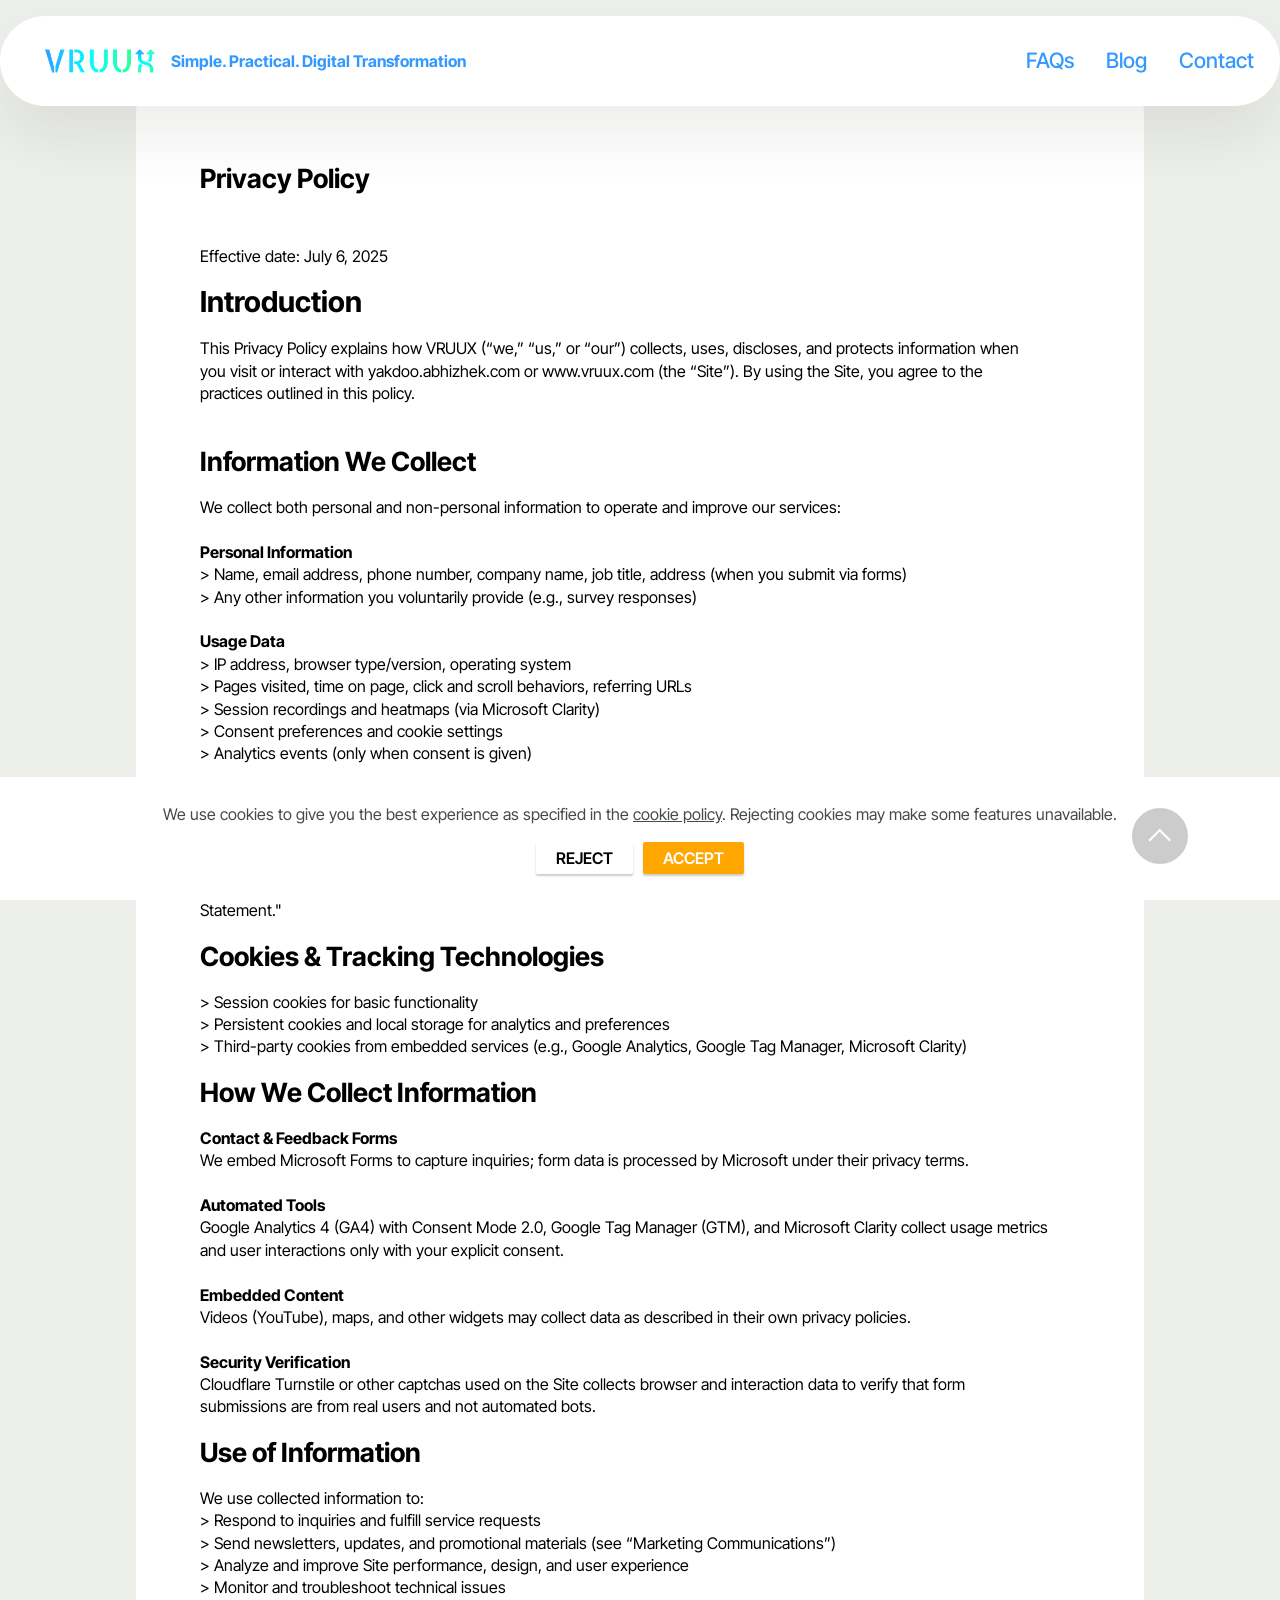
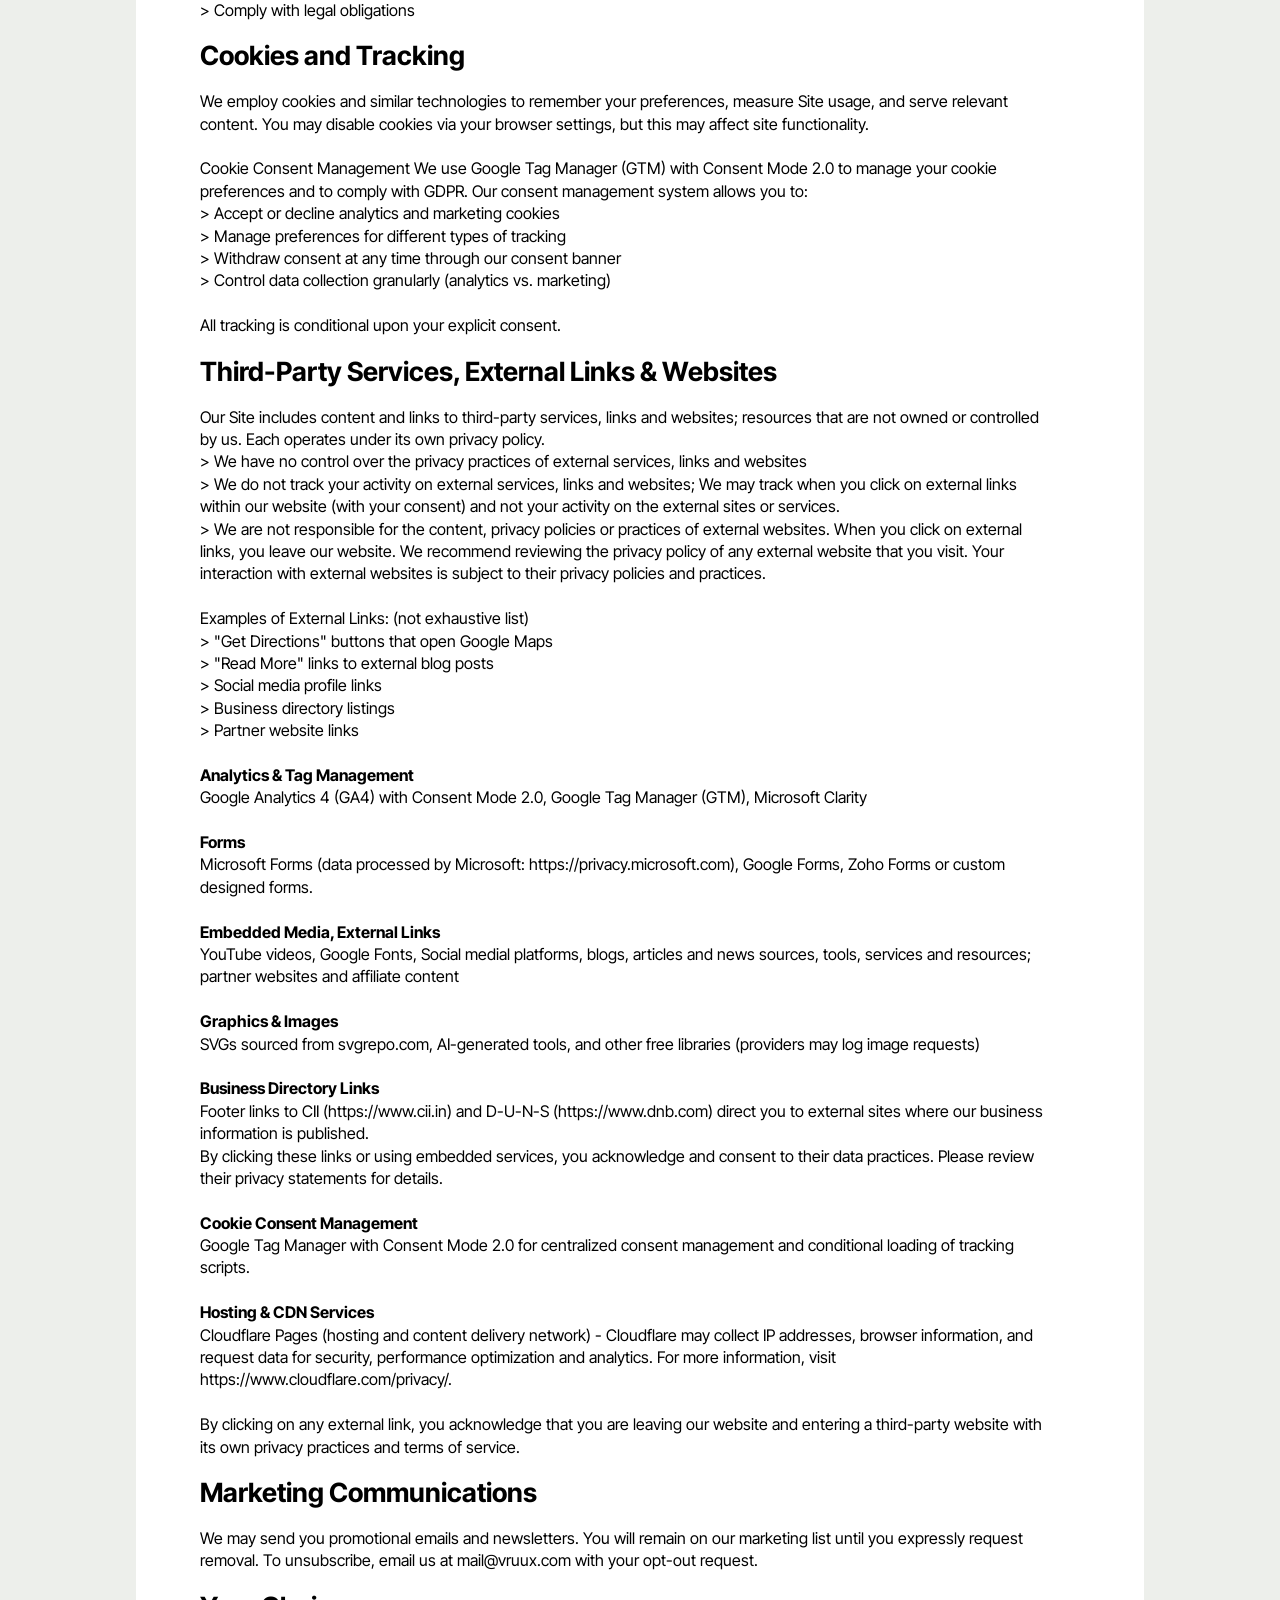
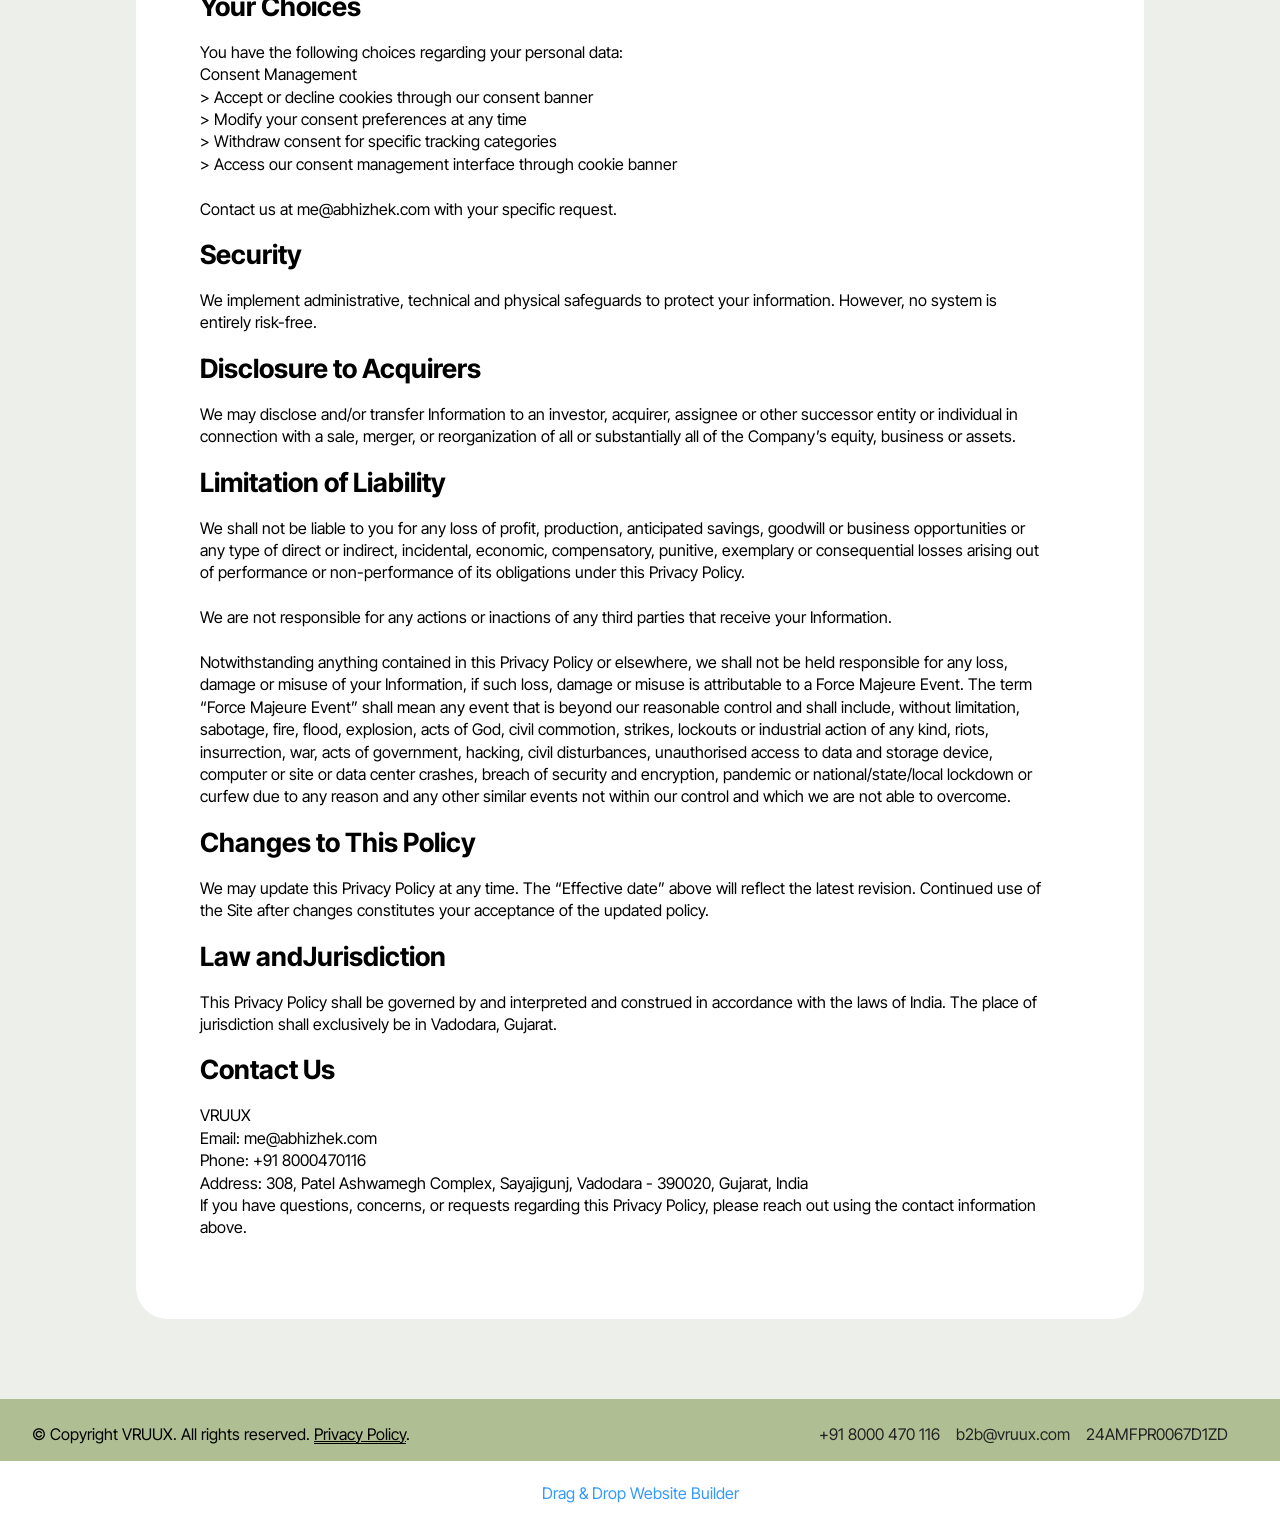
<file: privacypolicy.html>
<!DOCTYPE html>
<html  >
<head>
  <!-- Site made with Mobirise Website Builder v6.2.0, https://mobirise.com -->
  <meta charset="UTF-8">
  <meta http-equiv="X-UA-Compatible" content="IE=edge">
  <meta name="generator" content="Mobirise v6.2.0, mobirise.com">
  <meta name="viewport" content="width=device-width, initial-scale=1, minimum-scale=1">
  <link rel="shortcut icon" href="assets/images/favicon.ico" type="image/x-icon">
  <meta name="description" content="YakDoo - Indian Himalayan Yak Milk Edible Dog Chew. We respect your privacy. Refer our privacy policy.">
  
  
  <title>Privacy Policy</title>
  <link rel="stylesheet" href="assets/web/assets/mobirise-icons2/mobirise2.css">
  <link rel="stylesheet" href="assets/bootstrap/css/bootstrap.min.css">
  <link rel="stylesheet" href="assets/web/assets/gdpr-plugin/gdpr-styles.css">
  <link rel="stylesheet" href="assets/animatecss/animate.css">
  <link rel="stylesheet" href="assets/dropdown/css/style.css">
  <link rel="stylesheet" href="assets/socicon/css/styles.css">
  <link rel="stylesheet" href="assets/theme/css/style.css">
  <link rel="preload" href="https://fonts.googleapis.com/css2?family=Inter+Tight:wght@400;700&display=swap&display=swap" as="style" onload="this.onload=null;this.rel='stylesheet'">
  <noscript><link rel="stylesheet" href="https://fonts.googleapis.com/css2?family=Inter+Tight:wght@400;700&display=swap&display=swap"></noscript>
  <link rel="preload" as="style" href="assets/mobirise/css/mbr-additional.css?v=abBcDq"><link rel="stylesheet" href="assets/mobirise/css/mbr-additional.css?v=abBcDq" type="text/css">

  
  
  
</head>
<body>

<!-- Analytics -->
<!-- Google tag (gtag.js) -->
<script type="text/plain" async data-src="https://www.googletagmanager.com/gtag/js?id=G-"></script>
<script type="text/plain">
  window.dataLayer = window.dataLayer || [];
  function gtag(){dataLayer.push(arguments);}
  gtag('js', new Date());

  gtag('config', 'G-');
</script>
<!-- /Analytics -->


  
  <section data-bs-version="5.1" class="menu menu1 cid-tJGsCG1vVL" once="menu" id="menu01-1">
	

	<nav class="navbar navbar-dropdown navbar-fixed-top navbar-expand-lg">
		<div class="container">
			<div class="navbar-brand">
				<span class="navbar-logo">
					<a href="vruux.html">
						<img src="assets/images/vruux-2024-210x74.png" alt="VRUUX - Simple. Practical. Digital Transformation." style="height: 2.5rem;">
					</a>
				</span>
				<span class="navbar-caption-wrap"><a class="navbar-caption text-primary display-7" href="vruux.html">Simple. Practical. Digital Transformation</a></span>
			</div>
			<button class="navbar-toggler" type="button" data-toggle="collapse" data-bs-toggle="collapse" data-target="#navbarSupportedContent" data-bs-target="#navbarSupportedContent" aria-controls="navbarNavAltMarkup" aria-expanded="false" aria-label="Toggle navigation">
				<div class="hamburger">
					<span></span>
					<span></span>
					<span></span>
					<span></span>
				</div>
			</button>
			<div class="collapse navbar-collapse" id="navbarSupportedContent">
				<ul class="navbar-nav nav-dropdown nav-right" data-app-modern-menu="true"><li class="nav-item">
						<a class="nav-link link text-primary display-4" href="faqs.html" aria-expanded="false">FAQs</a>
					</li><li class="nav-item"><a class="nav-link link text-primary display-4" href="blog.html">Blog</a></li>
					<li class="nav-item">
						<a class="nav-link link text-primary display-4" href="contact.html">Contact</a>
					</li></ul>
				
				
			</div>
		</div>
	</nav>
</section>

<section data-bs-version="5.1" class="article07 cid-uQ0JU5Lhic" id="article07-v">
  

  
  
  <div class="container">
    <div class="row justify-content-center">
      <div class="card col-md-12 col-lg-10">
        <div class="card-wrapper">
          <h3 class="card-title mbr-fonts-style mbr-white mt-3 mb-4 display-5"><strong>Privacy Policy</strong></h3>
          <div class="row card-box align-left">
            <div class="item features-without-image col-12">
              <div class="item-wrapper">
                <h4 class="mbr-section-subtitle mbr-fonts-style mb-3 display-5"><div></div></h4>
                <p class="mbr-text mbr-fonts-style display-7">Effective date: July 6, 2025<br></p>
              </div>
            </div><div class="item features-without-image col-12">
              <div class="item-wrapper">
                <h4 class="mbr-section-subtitle mbr-fonts-style mb-3 display-5"><div><strong style="font-size: 1.8rem;">Introduction</strong><br></div></h4>
                <p class="mbr-text mbr-fonts-style display-7">This Privacy Policy explains how VRUUX (“we,” “us,” or “our”) collects, uses, discloses, and protects information when you visit or interact with yakdoo.abhizhek.com or www.vruux.com (the “Site”). By using the Site, you agree to the practices outlined in this policy.
<br>
<br></p>
              </div>
            </div>
            <div class="item features-without-image col-12">
              <div class="item-wrapper">
                <h4 class="mbr-section-subtitle mbr-fonts-style mb-3 display-5"><strong>Information We Collect</strong></h4>
                <p class="mbr-text mbr-fonts-style display-7">We collect both personal and non-personal information to operate and improve our services:<br>
<br><strong>Personal Information
</strong><br>&gt; Name, email address, phone number, company name, job title, address (when you submit via forms)  
<br>&gt; Any other information you voluntarily provide (e.g., survey responses)
<br>
<br><strong>Usage Data
</strong><br>&gt; IP address, browser type/version, operating system  
<br>&gt; Pages visited, time on page, click and scroll behaviors, referring URLs  
<br>&gt; Session recordings and heatmaps (via Microsoft Clarity)<br>
&gt; Consent preferences and cookie settings<br>&gt; Analytics events (only when consent is given)<br><br>"We partner with Microsoft Clarity and Microsoft Advertising to capture how you use and interact with our website through behavioral metrics, heatmaps, and session replay to improve and market our products/services. Website usage data is captured using first and third-party cookies and other tracking technologies to determine the popularity of products/services and online activity. Additionally, we use this information for site optimization, fraud/security purposes, and advertising. For more information about how Microsoft collects and uses your data, visit the Microsoft Privacy Statement."<br></p>
              </div>
            </div>
            <div class="item features-without-image col-12">
              <div class="item-wrapper">
                <h4 class="mbr-section-subtitle mbr-fonts-style mb-3 display-5"><strong>Cookies &amp; Tracking Technologies</strong></h4>
                <p class="mbr-text mbr-fonts-style display-7">&gt; Session cookies for basic functionality  
<br>&gt; Persistent cookies and local storage for analytics and preferences  
<br>&gt; Third-party cookies from embedded services (e.g., Google Analytics, Google Tag Manager, Microsoft Clarity)</p>
              </div>
            </div>
            <div class="item features-without-image col-12">
              <div class="item-wrapper">
                <h4 class="mbr-section-subtitle mbr-fonts-style mb-3 display-5"><strong>How We Collect Information</strong></h4>
                <p class="mbr-text mbr-fonts-style display-7"><strong>Contact &amp; Feedback Forms
</strong><br>We embed Microsoft Forms to capture inquiries; form data is processed by Microsoft under their privacy terms.
<br>
<br><strong>Automated Tools
</strong><br>Google Analytics 4 (GA4) with Consent Mode 2.0, Google Tag Manager (GTM), and Microsoft Clarity collect usage metrics and user interactions only with your explicit consent.<br>
<br><strong>Embedded Content</strong><br>Videos (YouTube), maps, and other widgets may collect data as described in their own privacy policies.<br><br><strong>Security Verification</strong><br>Cloudflare Turnstile or other captchas used on the Site collects browser and interaction data to verify that form submissions are from real users and not automated bots.<br></p>
              </div>
            </div><div class="item features-without-image col-12">
              <div class="item-wrapper">
                <h4 class="mbr-section-subtitle mbr-fonts-style mb-3 display-5"><strong>Use of Information</strong></h4>
                <p class="mbr-text mbr-fonts-style display-7">We use collected information to:<br>&gt; Respond to inquiries and fulfill service requests  
<br>&gt; Send newsletters, updates, and promotional materials (see “Marketing Communications”)  
<br>&gt; Analyze and improve Site performance, design, and user experience  
<br>&gt; Monitor and troubleshoot technical issues  
<br>&gt; Comply with legal obligations&nbsp;&nbsp;</p>
              </div>
            </div><div class="item features-without-image col-12">
              <div class="item-wrapper">
                <h4 class="mbr-section-subtitle mbr-fonts-style mb-3 display-5"><strong>Cookies and Tracking</strong></h4>
                <p class="mbr-text mbr-fonts-style display-7">We employ cookies and similar technologies to remember your preferences, measure Site usage, and serve relevant content. You may disable cookies via your browser settings, but this may affect site functionality.
<br>
<br>Cookie Consent Management We use Google Tag Manager (GTM) with Consent Mode 2.0 to manage your cookie preferences and to comply with GDPR. Our consent management system allows you to:
<br>&gt; Accept or decline analytics and marketing cookies
<br>&gt; Manage preferences for different types of tracking
<br>&gt; Withdraw consent at any time through our consent banner
<br>&gt; Control data collection granularly (analytics vs. marketing)
<br>
<br>All tracking is conditional upon your explicit consent.<br></p>
              </div>
            </div><div class="item features-without-image col-12">
              <div class="item-wrapper">
                <h4 class="mbr-section-subtitle mbr-fonts-style mb-3 display-5"><strong>Third-Party Services, External Links &amp; Websites</strong></h4>
                <p class="mbr-text mbr-fonts-style display-7">Our Site includes content and links to third-party services, links and websites; resources that are not owned or controlled by us. Each operates under its own privacy policy.<br>&gt; We have no control over the privacy practices of external services, links and websites<br>&gt; We do not track your activity on external services, links and websites; We may track when you click on external links within our website (with your consent) and not your activity on the external sites or services.<br>&gt; We are not responsible for the content, privacy policies or practices of external websites. When you click on external links, you leave our website. We recommend reviewing the privacy policy of any external website that you visit. Your interaction with external websites is subject to their privacy policies and practices.<br><br>Examples of External Links: (not exhaustive list)<br>&gt; "Get Directions" buttons that open Google Maps
<br>&gt; "Read More" links to external blog posts
<br>&gt; Social media profile links
<br>&gt; Business directory listings
<br>&gt; Partner website links<br><br><strong>Analytics &amp; Tag Management
</strong><br>Google Analytics 4 (GA4) with Consent Mode 2.0, Google Tag Manager (GTM), Microsoft Clarity  
<br>
<br><strong>Forms
</strong><br>Microsoft Forms (data processed by Microsoft: https://privacy.microsoft.com), Google Forms, Zoho Forms or custom designed forms.<br>
<br><strong>Embedded Media, External Links</strong><br>YouTube videos, Google Fonts, Social medial platforms, blogs, articles and news sources, tools, services and resources; partner websites and affiliate content<br>
<br><strong>Graphics &amp; Images
</strong><br>SVGs sourced from svgrepo.com, AI-generated tools, and other free libraries (providers may log image requests)  
<br>
<br><strong>Business Directory Links
</strong><br>Footer links to CII (https://www.cii.in) and D-U-N-S (https://www.dnb.com) direct you to external sites where our business information is published.
<br>By clicking these links or using embedded services, you acknowledge and consent to their data practices. Please review their privacy statements for details.
<br>
<br><strong>Cookie Consent Management
</strong><br>Google Tag Manager with Consent Mode 2.0 for centralized consent management and conditional loading of tracking scripts.<br><br><strong>Hosting &amp; CDN Services<br></strong>Cloudflare Pages (hosting and content delivery network) - Cloudflare may collect IP addresses, browser information, and request data for security, performance optimization and analytics. For more information, visit https://www.cloudflare.com/privacy/.<br><br>By clicking on any external link, you acknowledge that you are leaving our website and entering a third-party website with its own privacy practices and terms of service.<br></p>
              </div>
            </div><div class="item features-without-image col-12">
              <div class="item-wrapper">
                <h4 class="mbr-section-subtitle mbr-fonts-style mb-3 display-5"><strong>Marketing Communications</strong></h4>
                <p class="mbr-text mbr-fonts-style display-7">We may send you promotional emails and newsletters. You will remain on our marketing list until you expressly request removal. To unsubscribe, email us at mail@vruux.com with your opt-out request.<br></p>
              </div>
            </div><div class="item features-without-image col-12">
              <div class="item-wrapper">
                <h4 class="mbr-section-subtitle mbr-fonts-style mb-3 display-5"><strong>Your Choices</strong></h4>
                <p class="mbr-text mbr-fonts-style display-7">You have the following choices regarding your personal data:<br>Consent Management<br>&gt; Accept or decline cookies through our consent banner<br>&gt; Modify your consent preferences at any time<br>&gt; Withdraw consent for specific tracking categories<br>&gt; Access our consent management interface through cookie banner<br><br>Contact us at me@abhizhek.com with your specific request.</p>
              </div>
            </div><div class="item features-without-image col-12">
              <div class="item-wrapper">
                <h4 class="mbr-section-subtitle mbr-fonts-style mb-3 display-5"><strong>Security</strong></h4>
                <p class="mbr-text mbr-fonts-style display-7">We implement administrative, technical and physical safeguards to protect your information. However, no system is entirely risk-free.<br></p>
              </div>
            </div><div class="item features-without-image col-12">
              <div class="item-wrapper">
                <h4 class="mbr-section-subtitle mbr-fonts-style mb-3 display-5"><strong>Disclosure to Acquirers</strong></h4>
                <p class="mbr-text mbr-fonts-style display-7">We may disclose and/or transfer Information to an investor, acquirer, assignee or other successor entity or individual in connection with a sale, merger, or reorganization of all or substantially all of the Company’s equity, business or assets.<br></p>
              </div>
            </div><div class="item features-without-image col-12">
              <div class="item-wrapper">
                <h4 class="mbr-section-subtitle mbr-fonts-style mb-3 display-5"><strong>Limitation of Liability</strong></h4>
                <p class="mbr-text mbr-fonts-style display-7">We shall not be liable to you for any loss of profit, production, anticipated savings, goodwill or business opportunities or any type of direct or indirect, incidental, economic, compensatory, punitive, exemplary or consequential losses arising out of performance or non-performance of its obligations under this Privacy Policy.<br><br>We are not responsible for any actions or inactions of any third parties that receive your Information.
<br>
<br>Notwithstanding anything contained in this Privacy Policy or elsewhere, we shall not be held responsible for any loss, damage or misuse of your Information, if such loss, damage or misuse is attributable to a Force Majeure Event. The term “Force Majeure Event” shall mean any event that is beyond our reasonable control and shall include, without limitation, sabotage, fire, flood, explosion, acts of God, civil commotion, strikes, lockouts or industrial action of any kind, riots, insurrection, war, acts of government, hacking, civil disturbances, unauthorised access to data and storage device, computer or site or data center crashes, breach of security and encryption, pandemic or national/state/local lockdown or curfew due to any reason and any other similar events not within our control and which we are not able to overcome.<br></p>
              </div>
            </div><div class="item features-without-image col-12">
              <div class="item-wrapper">
                <h4 class="mbr-section-subtitle mbr-fonts-style mb-3 display-5"><strong>Changes to This Policy</strong></h4>
                <p class="mbr-text mbr-fonts-style display-7">We may update this Privacy Policy at any time. The “Effective date” above will reflect the latest revision. Continued use of the Site after changes constitutes your acceptance of the updated policy.<br></p>
              </div>
            </div><div class="item features-without-image col-12">
              <div class="item-wrapper">
                <h4 class="mbr-section-subtitle mbr-fonts-style mb-3 display-5"><strong>Law andJurisdiction</strong></h4>
                <p class="mbr-text mbr-fonts-style display-7">This Privacy Policy shall be governed by and interpreted and construed in accordance with the laws of India. The place of jurisdiction shall exclusively be in Vadodara, Gujarat.</p>
              </div>
            </div><div class="item features-without-image col-12">
              <div class="item-wrapper">
                <h4 class="mbr-section-subtitle mbr-fonts-style mb-3 display-5"><strong>Contact Us</strong></h4>
                <p class="mbr-text mbr-fonts-style display-7">VRUUX<br>Email: me@abhizhek.com<br>Phone: +91 8000470116<br>Address: 308, Patel Ashwamegh Complex, Sayajigunj, Vadodara - 390020, Gujarat, India<br>If you have questions, concerns, or requests regarding this Privacy Policy, please reach out using the contact information above.</p>
              </div>
            </div>
          </div>
          
        </div>
      </div>
    </div>
  </div>
</section>

<section data-bs-version="5.1" class="footer2 cid-uQ0c74AdxX" once="footers" id="footer02-d">
    

    
    

    <div class="container">
        <div class="row">
            <div class="col-12 col-lg-6 center mt-2 mb-3">
                <p class="mbr-fonts-style copyright mb-0 display-7">© Copyright VRUUX. All rights reserved. <a href="privacypolicy.html" class="text-success"><u>Privacy Policy</u></a>.<br></p>
            </div>
            <div class="col-12 col-lg-6 center">
                <div class="row-links mt-2 mb-3">
                    <ul class="row-links-soc">
                        
                        
                        
                        
                    <li class="row-links-soc-item mbr-fonts-style display-7"><p>+91 8000 470 116&nbsp; &nbsp; b2b@vruux.com&nbsp; &nbsp; 24AMFPR0067D1ZD&nbsp;</p></li></ul>
                </div>
            </div>
        </div>
    </div>
</section><section class="display-7" style="padding: 0;align-items: center;justify-content: center;flex-wrap: wrap;    align-content: center;display: flex;position: relative;height: 4rem;"><a href="https://mobiri.se/4076227" style="flex: 1 1;height: 4rem;position: absolute;width: 100%;z-index: 1;"><img alt="" style="height: 4rem;" src="[data-uri]"></a><p style="margin: 0;text-align: center;" class="display-7">&#8204;</p><a style="z-index:1" href="https://mobirise.com/drag-drop-website-builder.html">Drag & Drop Website Builder</a></section><script type="text/plain" data-src="assets/bootstrap/js/bootstrap.bundle.min.js"></script><script src="assets/web/assets/cookies-alert-plugin/cookies-alert-core.js"></script><script src="assets/web/assets/cookies-alert-plugin/cookies-alert-script.js"></script><script type="text/plain" data-src="assets/smoothscroll/smooth-scroll.js"></script><script type="text/plain" data-src="assets/ytplayer/index.js"></script><script type="text/plain" data-src="assets/dropdown/js/navbar-dropdown.js"></script><script type="text/plain" data-src="assets/theme/js/script.js"></script>
  
  
<input name="cookieData" type="hidden" data-cookie-cookiesAlertType='2' data-cookie-customDialogSelector='null' data-cookie-colorText='#424a4d' data-cookie-colorBg='rgb(255, 255, 255)' data-cookie-opacityOverlay='0' data-cookie-bgOpacity='100' data-cookie-textButton='ACCEPT' data-cookie-rejectText='REJECT' data-cookie-colorButton='#ffa600' data-cookie-rejectColor='#ffffff' data-cookie-colorLink='#424a4d' data-cookie-underlineLink='true' data-cookie-text="We use cookies to give you the best experience as specified in the &lt;a href=&#39;privacy.html&#39;&gt;cookie policy&lt;/a&gt;. Rejecting cookies may make some features unavailable.">
   <div id="scrollToTop" class="scrollToTop mbr-arrow-up"><a style="text-align: center;"><i class="mbr-arrow-up-icon mbr-arrow-up-icon-cm cm-icon cm-icon-smallarrow-up"></i></a></div>
    <input name="animation" type="hidden">
  </body>
</html>
</file>
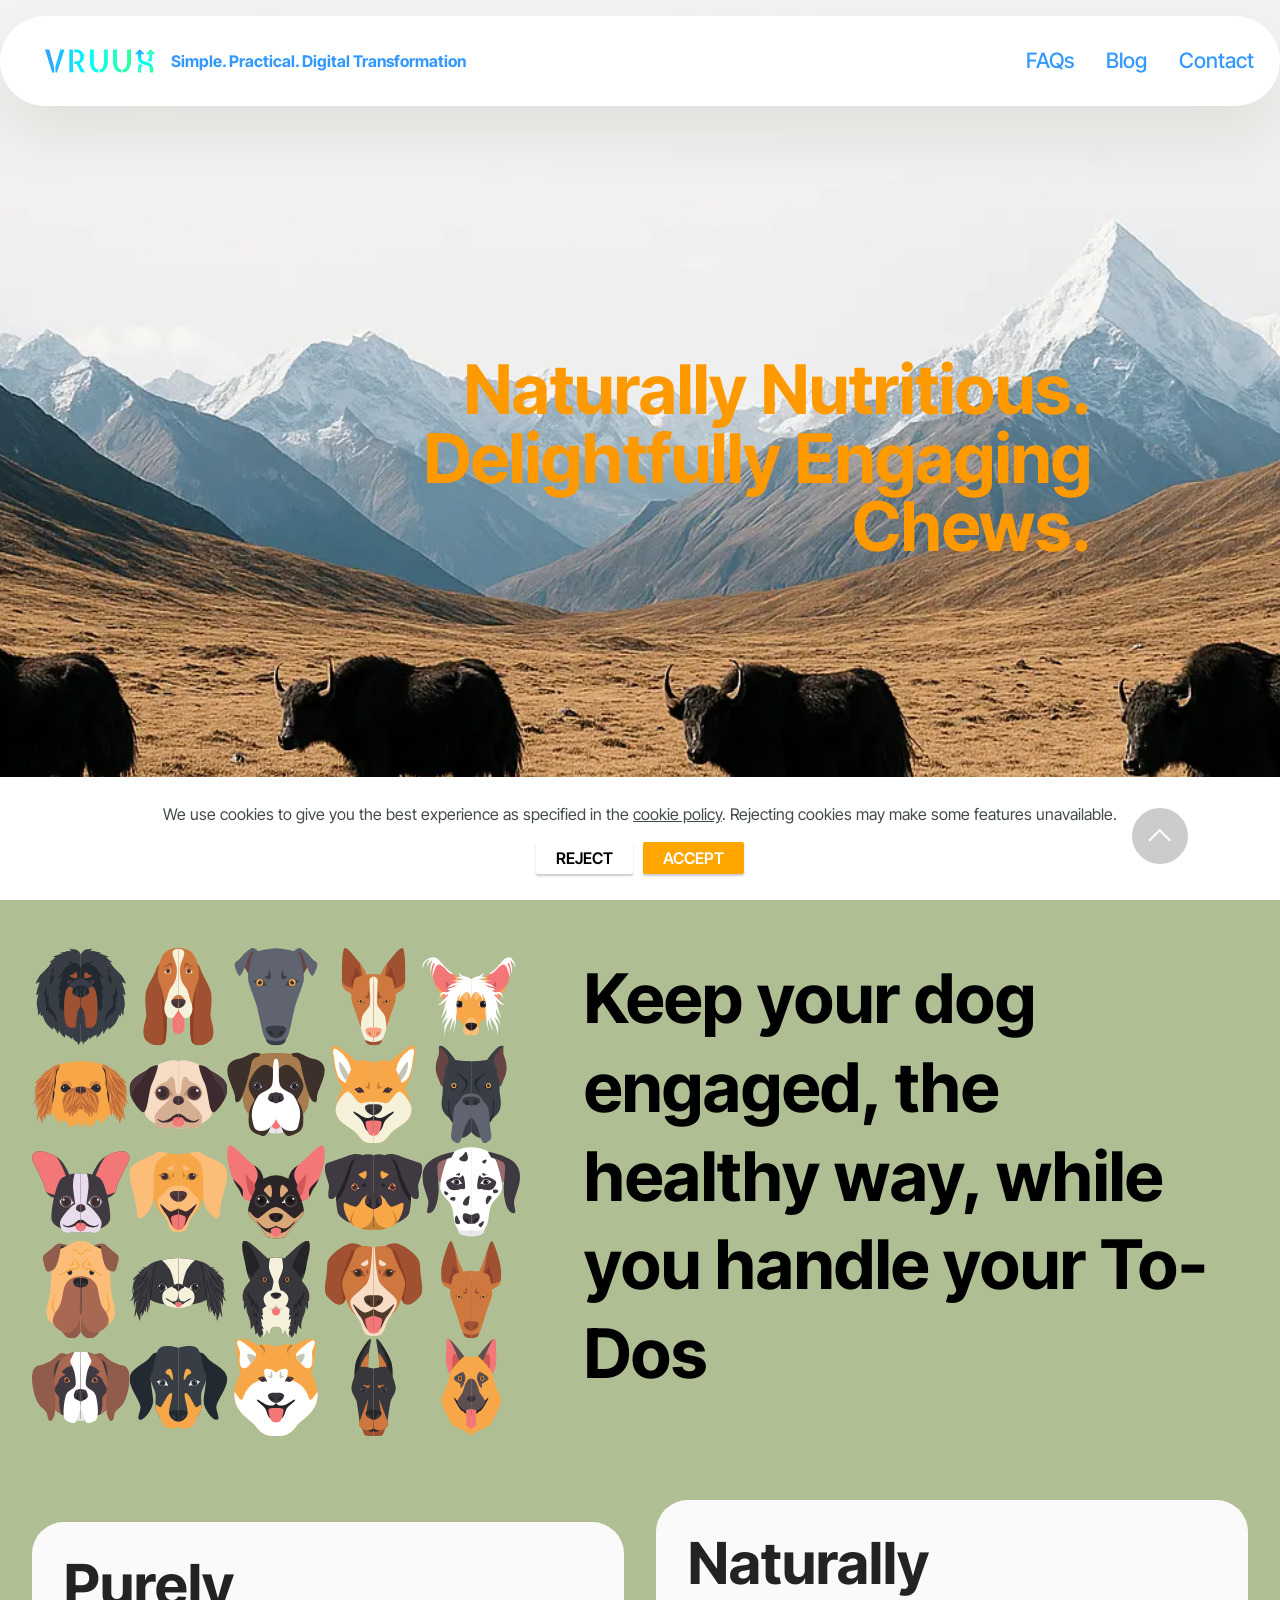
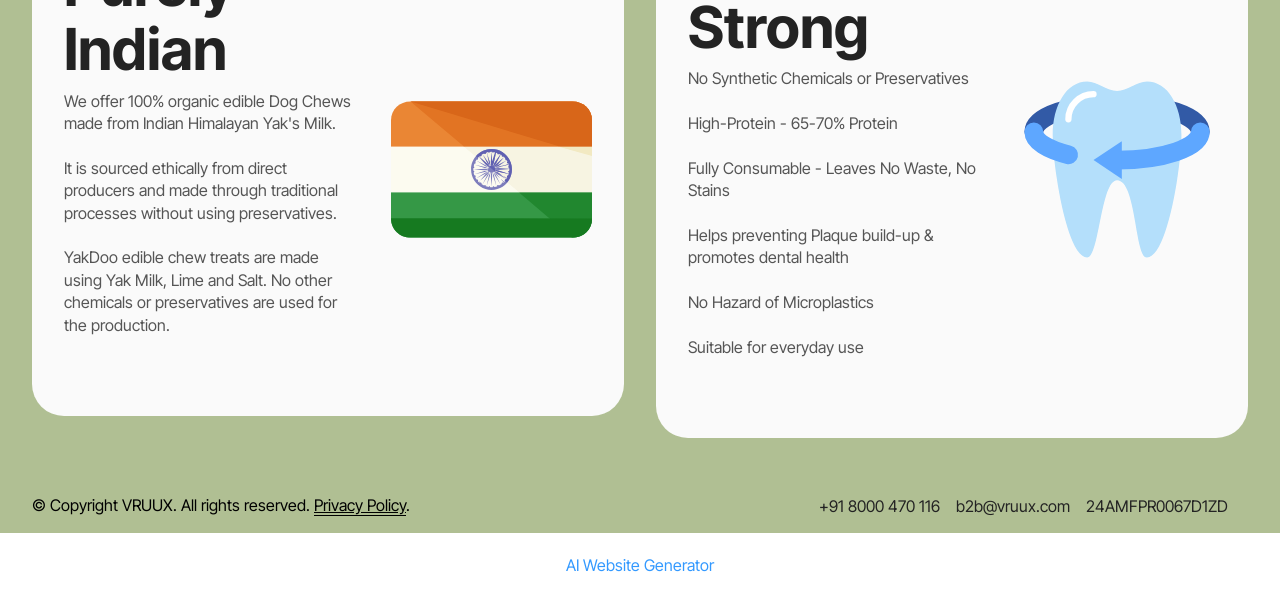
<file: vruux.html>
<!DOCTYPE html>
<html  >
<head>
  <!-- Site made with Mobirise Website Builder v6.2.0, https://mobirise.com -->
  <meta charset="UTF-8">
  <meta http-equiv="X-UA-Compatible" content="IE=edge">
  <meta name="generator" content="Mobirise v6.2.0, mobirise.com">
  <meta name="viewport" content="width=device-width, initial-scale=1, minimum-scale=1">
  <link rel="shortcut icon" href="assets/images/favicon.ico" type="image/x-icon">
  <meta name="description" content="YakDoo - Indian Himalayan Yak Milk Edible Dog Chew produced through traditionally ecological methods and with ingredients that helps fight plaque build-up naturally.">
  
  
  <title>VRUUX - Simple. Practical. Digital Transformation.</title>
  <link rel="stylesheet" href="assets/web/assets/mobirise-icons2/mobirise2.css">
  <link rel="stylesheet" href="assets/bootstrap/css/bootstrap.min.css">
  <link rel="stylesheet" href="assets/parallax/jarallax.css">
  <link rel="stylesheet" href="assets/web/assets/gdpr-plugin/gdpr-styles.css">
  <link rel="stylesheet" href="assets/animatecss/animate.css">
  <link rel="stylesheet" href="assets/dropdown/css/style.css">
  <link rel="stylesheet" href="assets/socicon/css/styles.css">
  <link rel="stylesheet" href="assets/theme/css/style.css">
  <link rel="preload" href="https://fonts.googleapis.com/css2?family=Inter+Tight:wght@400;700&display=swap&display=swap" as="style" onload="this.onload=null;this.rel='stylesheet'">
  <noscript><link rel="stylesheet" href="https://fonts.googleapis.com/css2?family=Inter+Tight:wght@400;700&display=swap&display=swap"></noscript>
  <link rel="preload" as="style" href="assets/mobirise/css/mbr-additional.css?v=VjYUHn"><link rel="stylesheet" href="assets/mobirise/css/mbr-additional.css?v=VjYUHn" type="text/css">

  
  
  
</head>
<body>

<!-- Analytics -->
<!-- Google tag (gtag.js) -->
<script type="text/plain" async data-src="https://www.googletagmanager.com/gtag/js?id=G-"></script>
<script type="text/plain">
  window.dataLayer = window.dataLayer || [];
  function gtag(){dataLayer.push(arguments);}
  gtag('js', new Date());

  gtag('config', 'G-');
</script>
<!-- /Analytics -->


  
  <section data-bs-version="5.1" class="menu menu1 cid-uQ05pBBiRx" once="menu" id="menu01-2">
	

	<nav class="navbar navbar-dropdown navbar-fixed-top navbar-expand-lg">
		<div class="container">
			<div class="navbar-brand">
				<span class="navbar-logo">
					<a href="vruux.html">
						<img src="assets/images/vruux-2024-210x74.png" alt="VRUUX - Simple. Practical. Digital Transformation." style="height: 2.5rem;">
					</a>
				</span>
				<span class="navbar-caption-wrap"><a class="navbar-caption text-primary display-7" href="vruux.html">Simple. Practical. Digital Transformation</a></span>
			</div>
			<button class="navbar-toggler" type="button" data-toggle="collapse" data-bs-toggle="collapse" data-target="#navbarSupportedContent" data-bs-target="#navbarSupportedContent" aria-controls="navbarNavAltMarkup" aria-expanded="false" aria-label="Toggle navigation">
				<div class="hamburger">
					<span></span>
					<span></span>
					<span></span>
					<span></span>
				</div>
			</button>
			<div class="collapse navbar-collapse" id="navbarSupportedContent">
				<ul class="navbar-nav nav-dropdown nav-right" data-app-modern-menu="true"><li class="nav-item">
						<a class="nav-link link text-primary display-4" href="faqs.html" aria-expanded="false">FAQs</a>
					</li><li class="nav-item"><a class="nav-link link text-primary display-4" href="blog.html">Blog</a></li>
					<li class="nav-item">
						<a class="nav-link link text-primary display-4" href="contact.html">Contact</a>
					</li></ul>
				
				
			</div>
		</div>
	</nav>
</section>

<section data-bs-version="5.1" class="header16 cid-uQ05pBXeUt mbr-fullscreen mbr-parallax-background" id="header16-3">
  

  
  

  <div class="text-center container-fluid">
    
    <div class="row justify-content-center">
      <div class="col-md-12 col-lg-9">
        <h1 class="mbr-section-title mbr-fonts-style mt-4 display-2"><p><strong>Naturally Nu</strong><strong>tritious.<br>Delightfully Engaging Chews.</strong></p></h1>
        
        
      </div>
    </div>
  </div>
</section>

<section data-bs-version="5.1" class="header1 cid-uQ09Hvb40x" id="header01-c">
	

	
	

	<div class="container">
		<div class="row justify-content-center">
			<div class="col-12 col-md-12 col-lg-5 image-wrapper">
				<img class="w-100" src="assets/images/all-breeds.svg" alt="YakDoo is for all breeds">
			</div>
			<div class="col-12 col-lg col-md-12">
				<div class="text-wrapper align-left">
					<h1 class="mbr-section-title mbr-fonts-style mb-4 display-2"><strong>Keep your dog engaged, the healthy way, while you handle your To-Dos</strong></h1>
					
					
				</div>
			</div>
		</div>
	</div>
</section>

<section data-bs-version="5.1" class="features5 cid-uQ0xYJMw1G" id="features5-u">

    

    
    
    <div class="container-fluid">
        <div class="row">
            
            <div class="item features-without-image mb-4 col-12 col-md-6 active">
                <div class="item-wrapper">
                    <div class="row">
                        <div class="col-12 col-md-7">
                            <div class="text-wrapper">
                                
                                <h5 class="card-title mbr-fonts-style display-1"><strong>Purely Indian</strong></h5>
                                <p class="mbr-text mbr-fonts-style mb-5 display-7">We offer 100% organic edible Dog Chews made from Indian Himalayan Yak's Milk.
<br>
<br>It is sourced ethically from direct producers and made through traditional processes without using preservatives.
<br>
<br>YakDoo edible chew treats are made using Yak Milk, Lime and Salt. No other chemicals or preservatives are used for the production.</p>
                                
                            </div>
                        </div>
                        <div class="col-12 col-md-5">
                            <div class="img-wrapper">
                                <img src="assets/images/india.svg" alt="Mobirise Website Builder" data-slide-to="0" data-bs-slide-to="0">
                            </div>
                        </div>
                    </div>
                </div>
            </div><div class="item features-without-image mb-4 col-12 col-md-6">
                <div class="item-wrapper">
                    <div class="row">
                        <div class="col-12 col-md-7">
                            <div class="text-wrapper">
                                
                                <h5 class="card-title mbr-fonts-style display-1"><strong>Naturally Strong</strong></h5>
                                <p class="mbr-text mbr-fonts-style mb-5 display-7">No Synthetic Chemicals or Preservatives<br>
<br>High-Protein - 65-70% Protein<br><br>Fully Consumable - Leaves No Waste, No Stains
<br><br>Helps preventing Plaque build-up &amp; promotes dental health
<br><br>No Hazard of Microplastics
<br><br>Suitable for everyday use</p>
                                
                            </div>
                        </div>
                        <div class="col-12 col-md-5">
                            <div class="img-wrapper">
                                <img src="assets/images/tooth-rotate-svgrepo-a.svg" alt="Mobirise Website Builder" data-slide-to="1" data-bs-slide-to="1">
                            </div>
                        </div>
                    </div>
                </div>
            </div>
        </div>
    </div>
</section>

<section data-bs-version="5.1" class="footer2 cid-uQ0c74AdxX" once="footers" id="footer02-d">
    

    
    

    <div class="container">
        <div class="row">
            <div class="col-12 col-lg-6 center mt-2 mb-3">
                <p class="mbr-fonts-style copyright mb-0 display-7">© Copyright VRUUX. All rights reserved. <a href="privacypolicy.html" class="text-success"><u>Privacy Policy</u></a>.<br></p>
            </div>
            <div class="col-12 col-lg-6 center">
                <div class="row-links mt-2 mb-3">
                    <ul class="row-links-soc">
                        
                        
                        
                        
                    <li class="row-links-soc-item mbr-fonts-style display-7"><p>+91 8000 470 116&nbsp; &nbsp; b2b@vruux.com&nbsp; &nbsp; 24AMFPR0067D1ZD&nbsp;</p></li></ul>
                </div>
            </div>
        </div>
    </div>
</section><section class="display-7" style="padding: 0;align-items: center;justify-content: center;flex-wrap: wrap;    align-content: center;display: flex;position: relative;height: 4rem;"><a href="https://mobiri.se/4076227" style="flex: 1 1;height: 4rem;position: absolute;width: 100%;z-index: 1;"><img alt="" style="height: 4rem;" src="[data-uri]"></a><p style="margin: 0;text-align: center;" class="display-7">&#8204;</p><a style="z-index:1" href="https://mobirise.com/builder/ai-website-generator.html">AI Website Generator</a></section><script type="text/plain" data-src="assets/bootstrap/js/bootstrap.bundle.min.js"></script><script type="text/plain" data-src="assets/parallax/jarallax.js"></script><script src="assets/web/assets/cookies-alert-plugin/cookies-alert-core.js"></script><script src="assets/web/assets/cookies-alert-plugin/cookies-alert-script.js"></script><script type="text/plain" data-src="assets/smoothscroll/smooth-scroll.js"></script><script type="text/plain" data-src="assets/ytplayer/index.js"></script><script type="text/plain" data-src="assets/dropdown/js/navbar-dropdown.js"></script><script type="text/plain" data-src="assets/theme/js/script.js"></script>
  
  
<input name="cookieData" type="hidden" data-cookie-cookiesAlertType='2' data-cookie-customDialogSelector='null' data-cookie-colorText='#424a4d' data-cookie-colorBg='rgb(255, 255, 255)' data-cookie-opacityOverlay='0' data-cookie-bgOpacity='100' data-cookie-textButton='ACCEPT' data-cookie-rejectText='REJECT' data-cookie-colorButton='#ffa600' data-cookie-rejectColor='#ffffff' data-cookie-colorLink='#424a4d' data-cookie-underlineLink='true' data-cookie-text="We use cookies to give you the best experience as specified in the &lt;a href=&#39;privacy.html&#39;&gt;cookie policy&lt;/a&gt;. Rejecting cookies may make some features unavailable.">
   <div id="scrollToTop" class="scrollToTop mbr-arrow-up"><a style="text-align: center;"><i class="mbr-arrow-up-icon mbr-arrow-up-icon-cm cm-icon cm-icon-smallarrow-up"></i></a></div>
    <input name="animation" type="hidden">
  </body>
</html>
</file>
<file: assets/web/assets/mobirise-icons2/mobirise2.css>
@font-face {
  font-family: 'Moririse2';
  font-display: swap;
  src:  url('mobirise2.eot?f2bix4');
  src:  url('mobirise2.eot?f2bix4#iefix') format('embedded-opentype'),
    url('mobirise2.woff2?f2bix4') format('woff2'),
    url('mobirise2.woff?f2bix4') format('woff'),
    url('mobirise2.ttf?f2bix4') format('truetype'),
    url('mobirise2.svg?f2bix4#mobirise2') format('svg');
  font-weight: normal;
  font-style: normal;
}

[class^="mobi-"], [class*=" mobi-"] {
  /* use !important to prevent issues with browser extensions that change fonts */
  font-family: 'Moririse2' !important;
  speak: none;
  font-style: normal;
  font-weight: normal;
  font-variant: normal;
  text-transform: none;
  line-height: 1;

  /* Better Font Rendering =========== */
  -webkit-font-smoothing: antialiased;
  -moz-osx-font-smoothing: grayscale;
}

.mobi-mbri-add-submenu:before {
  content: "\e900";
}
.mobi-mbri-alert:before {
  content: "\e901";
}
.mobi-mbri-align-center:before {
  content: "\e902";
}
.mobi-mbri-align-justify:before {
  content: "\e903";
}
.mobi-mbri-align-left:before {
  content: "\e904";
}
.mobi-mbri-align-right:before {
  content: "\e905";
}
.mobi-mbri-android:before {
  content: "\e906";
}
.mobi-mbri-apple:before {
  content: "\e907";
}
.mobi-mbri-arrow-down:before {
  content: "\e908";
}
.mobi-mbri-arrow-next:before {
  content: "\e909";
}
.mobi-mbri-arrow-prev:before {
  content: "\e90a";
}
.mobi-mbri-arrow-up:before {
  content: "\e90b";
}
.mobi-mbri-bold:before {
  content: "\e90c";
}
.mobi-mbri-bookmark:before {
  content: "\e90d";
}
.mobi-mbri-bootstrap:before {
  content: "\e90e";
}
.mobi-mbri-briefcase:before {
  content: "\e90f";
}
.mobi-mbri-browse:before {
  content: "\e910";
}
.mobi-mbri-bulleted-list:before {
  content: "\e911";
}
.mobi-mbri-calendar:before {
  content: "\e912";
}
.mobi-mbri-camera:before {
  content: "\e913";
}
.mobi-mbri-cart-add:before {
  content: "\e914";
}
.mobi-mbri-cart-full:before {
  content: "\e915";
}
.mobi-mbri-cash:before {
  content: "\e916";
}
.mobi-mbri-change-style:before {
  content: "\e917";
}
.mobi-mbri-chat:before {
  content: "\e918";
}
.mobi-mbri-clock:before {
  content: "\e919";
}
.mobi-mbri-close:before {
  content: "\e91a";
}
.mobi-mbri-cloud:before {
  content: "\e91b";
}
.mobi-mbri-code:before {
  content: "\e91c";
}
.mobi-mbri-contact-form:before {
  content: "\e91d";
}
.mobi-mbri-credit-card:before {
  content: "\e91e";
}
.mobi-mbri-cursor-click:before {
  content: "\e91f";
}
.mobi-mbri-cust-feedback:before {
  content: "\e920";
}
.mobi-mbri-database:before {
  content: "\e921";
}
.mobi-mbri-delivery:before {
  content: "\e922";
}
.mobi-mbri-desktop:before {
  content: "\e923";
}
.mobi-mbri-devices:before {
  content: "\e924";
}
.mobi-mbri-down:before {
  content: "\e925";
}
.mobi-mbri-download-2:before {
  content: "\e926";
}
.mobi-mbri-download:before {
  content: "\e927";
}
.mobi-mbri-drag-n-drop-2:before {
  content: "\e928";
}
.mobi-mbri-drag-n-drop:before {
  content: "\e929";
}
.mobi-mbri-edit-2:before {
  content: "\e92a";
}
.mobi-mbri-edit:before {
  content: "\e92b";
}
.mobi-mbri-error:before {
  content: "\e92c";
}
.mobi-mbri-extension:before {
  content: "\e92d";
}
.mobi-mbri-features:before {
  content: "\e92e";
}
.mobi-mbri-file:before {
  content: "\e92f";
}
.mobi-mbri-flag:before {
  content: "\e930";
}
.mobi-mbri-folder:before {
  content: "\e931";
}
.mobi-mbri-gift:before {
  content: "\e932";
}
.mobi-mbri-github:before {
  content: "\e933";
}
.mobi-mbri-globe-2:before {
  content: "\e934";
}
.mobi-mbri-globe:before {
  content: "\e935";
}
.mobi-mbri-growing-chart:before {
  content: "\e936";
}
.mobi-mbri-hearth:before {
  content: "\e937";
}
.mobi-mbri-help:before {
  content: "\e938";
}
.mobi-mbri-home:before {
  content: "\e939";
}
.mobi-mbri-hot-cup:before {
  content: "\e93a";
}
.mobi-mbri-idea:before {
  content: "\e93b";
}
.mobi-mbri-image-gallery:before {
  content: "\e93c";
}
.mobi-mbri-image-slider:before {
  content: "\e93d";
}
.mobi-mbri-info:before {
  content: "\e93e";
}
.mobi-mbri-italic:before {
  content: "\e93f";
}
.mobi-mbri-key:before {
  content: "\e940";
}
.mobi-mbri-laptop:before {
  content: "\e941";
}
.mobi-mbri-layers:before {
  content: "\e942";
}
.mobi-mbri-left-right:before {
  content: "\e943";
}
.mobi-mbri-left:before {
  content: "\e944";
}
.mobi-mbri-letter:before {
  content: "\e945";
}
.mobi-mbri-like:before {
  content: "\e946";
}
.mobi-mbri-link:before {
  content: "\e947";
}
.mobi-mbri-lock:before {
  content: "\e948";
}
.mobi-mbri-login:before {
  content: "\e949";
}
.mobi-mbri-logout:before {
  content: "\e94a";
}
.mobi-mbri-magic-stick:before {
  content: "\e94b";
}
.mobi-mbri-map-pin:before {
  content: "\e94c";
}
.mobi-mbri-menu:before {
  content: "\e94d";
}
.mobi-mbri-mobile-2:before {
  content: "\e94e";
}
.mobi-mbri-mobile-horizontal:before {
  content: "\e94f";
}
.mobi-mbri-mobile:before {
  content: "\e950";
}
.mobi-mbri-mobirise:before {
  content: "\e951";
}
.mobi-mbri-more-horizontal:before {
  content: "\e952";
}
.mobi-mbri-more-vertical:before {
  content: "\e953";
}
.mobi-mbri-music:before {
  content: "\e954";
}
.mobi-mbri-new-file:before {
  content: "\e955";
}
.mobi-mbri-numbered-list:before {
  content: "\e956";
}
.mobi-mbri-opened-folder:before {
  content: "\e957";
}
.mobi-mbri-pages:before {
  content: "\e958";
}
.mobi-mbri-paper-plane:before {
  content: "\e959";
}
.mobi-mbri-paperclip:before {
  content: "\e95a";
}
.mobi-mbri-phone:before {
  content: "\e95b";
}
.mobi-mbri-photo:before {
  content: "\e95c";
}
.mobi-mbri-photos:before {
  content: "\e95d";
}
.mobi-mbri-pin:before {
  content: "\e95e";
}
.mobi-mbri-play:before {
  content: "\e95f";
}
.mobi-mbri-plus:before {
  content: "\e960";
}
.mobi-mbri-preview:before {
  content: "\e961";
}
.mobi-mbri-print:before {
  content: "\e962";
}
.mobi-mbri-protect:before {
  content: "\e963";
}
.mobi-mbri-question:before {
  content: "\e964";
}
.mobi-mbri-quote-left:before {
  content: "\e965";
}
.mobi-mbri-quote-right:before {
  content: "\e966";
}
.mobi-mbri-redo:before {
  content: "\e967";
}
.mobi-mbri-refresh:before {
  content: "\e968";
}
.mobi-mbri-responsive-2:before {
  content: "\e969";
}
.mobi-mbri-responsive:before {
  content: "\e96a";
}
.mobi-mbri-right:before {
  content: "\e96b";
}
.mobi-mbri-rocket:before {
  content: "\e96c";
}
.mobi-mbri-sad-face:before {
  content: "\e96d";
}
.mobi-mbri-sale:before {
  content: "\e96e";
}
.mobi-mbri-save:before {
  content: "\e96f";
}
.mobi-mbri-search:before {
  content: "\e970";
}
.mobi-mbri-setting-2:before {
  content: "\e971";
}
.mobi-mbri-setting-3:before {
  content: "\e972";
}
.mobi-mbri-setting:before {
  content: "\e973";
}
.mobi-mbri-share:before {
  content: "\e974";
}
.mobi-mbri-shopping-bag:before {
  content: "\e975";
}
.mobi-mbri-shopping-basket:before {
  content: "\e976";
}
.mobi-mbri-shopping-cart:before {
  content: "\e977";
}
.mobi-mbri-sites:before {
  content: "\e978";
}
.mobi-mbri-smile-face:before {
  content: "\e979";
}
.mobi-mbri-speed:before {
  content: "\e97a";
}
.mobi-mbri-star:before {
  content: "\e97b";
}
.mobi-mbri-success:before {
  content: "\e97c";
}
.mobi-mbri-sun:before {
  content: "\e97d";
}
.mobi-mbri-sun2:before {
  content: "\e97e";
}
.mobi-mbri-tablet-vertical:before {
  content: "\e97f";
}
.mobi-mbri-tablet:before {
  content: "\e980";
}
.mobi-mbri-target:before {
  content: "\e981";
}
.mobi-mbri-timer:before {
  content: "\e982";
}
.mobi-mbri-to-ftp:before {
  content: "\e983";
}
.mobi-mbri-to-local-drive:before {
  content: "\e984";
}
.mobi-mbri-touch-swipe:before {
  content: "\e985";
}
.mobi-mbri-touch:before {
  content: "\e986";
}
.mobi-mbri-trash:before {
  content: "\e987";
}
.mobi-mbri-underline:before {
  content: "\e988";
}
.mobi-mbri-undo:before {
  content: "\e989";
}
.mobi-mbri-unlink:before {
  content: "\e98a";
}
.mobi-mbri-unlock:before {
  content: "\e98b";
}
.mobi-mbri-up-down:before {
  content: "\e98c";
}
.mobi-mbri-up:before {
  content: "\e98d";
}
.mobi-mbri-update:before {
  content: "\e98e";
}
.mobi-mbri-upload-2:before {
  content: "\e98f";
}
.mobi-mbri-upload:before {
  content: "\e990";
}
.mobi-mbri-user-2:before {
  content: "\e991";
}
.mobi-mbri-user:before {
  content: "\e992";
}
.mobi-mbri-users:before {
  content: "\e993";
}
.mobi-mbri-video-play:before {
  content: "\e994";
}
.mobi-mbri-video:before {
  content: "\e995";
}
.mobi-mbri-watch:before {
  content: "\e996";
}
.mobi-mbri-website-theme-2:before {
  content: "\e997";
}
.mobi-mbri-website-theme:before {
  content: "\e998";
}
.mobi-mbri-wifi:before {
  content: "\e999";
}
.mobi-mbri-windows:before {
  content: "\e99a";
}
.mobi-mbri-zoom-in:before {
  content: "\e99b";
}
.mobi-mbri-zoom-out:before {
  content: "\e99c";
}
</file>
<file: assets/parallax/jarallax.css>
.jarallax {
    position: relative;
    z-index: 0;
}
.jarallax > .jarallax-img {
    position: absolute;
    object-fit: cover;
    /* support for plugin https://github.com/bfred-it/object-fit-images */
    font-family: 'object-fit: cover;';
    top: 0;
    left: 0;
    width: 100%;
    height: 100%;
    z-index: -1;
}
</file>
<file: assets/dropdown/css/style.css>
.navbar-dropdown {
  left: 0;
  padding: 0;
  position: absolute;
  right: 0;
  top: 0;
  transition: all 0.45s ease;
  z-index: 1030;
  background: #282828; }
  .navbar-dropdown .navbar-logo {
    margin-right: 0.8rem;
    transition: margin 0.3s ease-in-out;
    vertical-align: middle; }
    .navbar-dropdown .navbar-logo img {
      height: 3.125rem;
      transition: all 0.3s ease-in-out; }
    .navbar-dropdown .navbar-logo.mbr-iconfont {
      font-size: 3.125rem;
      line-height: 3.125rem; }
  .navbar-dropdown .navbar-caption {
    font-weight: 700;
    white-space: normal;
    vertical-align: -4px;
    line-height: 3.125rem !important; }
    .navbar-dropdown .navbar-caption, .navbar-dropdown .navbar-caption:hover {
      color: inherit;
      text-decoration: none; }
  .navbar-dropdown .mbr-iconfont + .navbar-caption {
    vertical-align: -1px; }
  .navbar-dropdown.navbar-fixed-top {
    position: fixed; }
  .navbar-dropdown .navbar-brand span {
    vertical-align: -4px; }
  .navbar-dropdown.bg-color.transparent {
    background: none; }
  .navbar-dropdown.navbar-short .navbar-brand {
    padding: 0.625rem 0; }
    .navbar-dropdown.navbar-short .navbar-brand span {
      vertical-align: -1px; }
  .navbar-dropdown.navbar-short .navbar-caption {
    line-height: 2.375rem !important;
    vertical-align: -2px; }
  .navbar-dropdown.navbar-short .navbar-logo {
    margin-right: 0.5rem; }
    .navbar-dropdown.navbar-short .navbar-logo img {
      height: 2.375rem; }
    .navbar-dropdown.navbar-short .navbar-logo.mbr-iconfont {
      font-size: 2.375rem;
      line-height: 2.375rem; }
  .navbar-dropdown.navbar-short .mbr-table-cell {
    height: 3.625rem; }
  .navbar-dropdown .navbar-close {
    left: 0.6875rem;
    position: fixed;
    top: 0.75rem;
    z-index: 1000; }
  .navbar-dropdown .hamburger-icon {
    content: "";
    display: inline-block;
    vertical-align: middle;
    width: 16px;
    -webkit-box-shadow: 0 -6px 0 1px #282828,0 0 0 1px #282828,0 6px 0 1px #282828;
    -moz-box-shadow: 0 -6px 0 1px #282828,0 0 0 1px #282828,0 6px 0 1px #282828;
    box-shadow: 0 -6px 0 1px #282828,0 0 0 1px #282828,0 6px 0 1px #282828; }

.dropdown-menu .dropdown-toggle[data-toggle="dropdown-submenu"]::after {
  border-bottom: 0.35em solid transparent;
  border-left: 0.35em solid;
  border-right: 0;
  border-top: 0.35em solid transparent;
  margin-left: 0.3rem; }

.dropdown-menu .dropdown-item:focus {
  outline: 0; }

.nav-dropdown {
  font-size: 0.75rem;
  font-weight: 500;
  height: auto !important; }
  .nav-dropdown .nav-btn {
    padding-left: 1rem; }
  .nav-dropdown .link {
    margin: .667em 1.667em;
    font-weight: 500;
    padding: 0;
    transition: color .2s ease-in-out; }
    .nav-dropdown .link.dropdown-toggle {
      margin-right: 2.583em; }
      .nav-dropdown .link.dropdown-toggle::after {
        margin-left: .25rem;
        border-top: 0.35em solid;
        border-right: 0.35em solid transparent;
        border-left: 0.35em solid transparent;
        border-bottom: 0; }
      .nav-dropdown .link.dropdown-toggle[aria-expanded="true"] {
        margin: 0;
        padding: 0.667em 3.263em  0.667em 1.667em; }
  .nav-dropdown .link::after,
  .nav-dropdown .dropdown-item::after {
    color: inherit; }
  .nav-dropdown .btn {
    font-size: 0.75rem;
    font-weight: 700;
    letter-spacing: 0;
    margin-bottom: 0;
    padding-left: 1.25rem;
    padding-right: 1.25rem; }
  .nav-dropdown .dropdown-menu {
    border-radius: 0;
    border: 0;
    left: 0;
    margin: 0;
    padding-bottom: 1.25rem;
    padding-top: 1.25rem;
    position: relative; }
  .nav-dropdown .dropdown-submenu {
    margin-left: 0.125rem;
    top: 0; }
  .nav-dropdown .dropdown-item {
    font-weight: 500;
    line-height: 2;
    padding: 0.3846em 4.615em 0.3846em 1.5385em;
    position: relative;
    transition: color .2s ease-in-out, background-color .2s ease-in-out; }
    .nav-dropdown .dropdown-item::after {
      margin-top: -0.3077em;
      position: absolute;
      right: 1.1538em;
      top: 50%; }
    .nav-dropdown .dropdown-item:focus, .nav-dropdown .dropdown-item:hover {
      background: none; }

@media (max-width: 767px) {
  .nav-dropdown.navbar-toggleable-sm {
    bottom: 0;
    display: none;
    left: 0;
    overflow-x: hidden;
    position: fixed;
    top: 0;
    transform: translateX(-100%);
    -ms-transform: translateX(-100%);
    -webkit-transform: translateX(-100%);
    width: 18.75rem;
    z-index: 999; } }
.nav-dropdown.navbar-toggleable-xl {
  bottom: 0;
  display: none;
  left: 0;
  overflow-x: hidden;
  position: fixed;
  top: 0;
  transform: translateX(-100%);
  -ms-transform: translateX(-100%);
  -webkit-transform: translateX(-100%);
  width: 18.75rem;
  z-index: 999; }

.nav-dropdown-sm {
  display: block !important;
  overflow-x: hidden;
  overflow: auto;
  padding-top: 3.875rem; }
  .nav-dropdown-sm::after {
    content: "";
    display: block;
    height: 3rem;
    width: 100%; }
  .nav-dropdown-sm.collapse.in ~ .navbar-close {
    display: block !important; }
  .nav-dropdown-sm.collapsing, .nav-dropdown-sm.collapse.in {
    transform: translateX(0);
    -ms-transform: translateX(0);
    -webkit-transform: translateX(0);
    transition: all 0.25s ease-out;
    -webkit-transition: all 0.25s ease-out;
    background: #282828; }
  .nav-dropdown-sm.collapsing[aria-expanded="false"] {
    transform: translateX(-100%);
    -ms-transform: translateX(-100%);
    -webkit-transform: translateX(-100%); }
  .nav-dropdown-sm .nav-item {
    display: block;
    margin-left: 0 !important;
    padding-left: 0; }
  .nav-dropdown-sm .link,
  .nav-dropdown-sm .dropdown-item {
    border-top: 1px dotted rgba(255, 255, 255, 0.1);
    font-size: 0.8125rem;
    line-height: 1.6;
    margin: 0 !important;
    padding: 0.875rem 2.4rem 0.875rem 1.5625rem !important;
    position: relative;
    white-space: normal; }
    .nav-dropdown-sm .link:focus, .nav-dropdown-sm .link:hover,
    .nav-dropdown-sm .dropdown-item:focus,
    .nav-dropdown-sm .dropdown-item:hover {
      background: rgba(0, 0, 0, 0.2) !important;
      color: #c0a375; }
  .nav-dropdown-sm .nav-btn {
    position: relative;
    padding: 1.5625rem 1.5625rem 0 1.5625rem; }
    .nav-dropdown-sm .nav-btn::before {
      border-top: 1px dotted rgba(255, 255, 255, 0.1);
      content: "";
      left: 0;
      position: absolute;
      top: 0;
      width: 100%; }
    .nav-dropdown-sm .nav-btn + .nav-btn {
      padding-top: 0.625rem; }
      .nav-dropdown-sm .nav-btn + .nav-btn::before {
        display: none; }
  .nav-dropdown-sm .btn {
    padding: 0.625rem 0; }
  .nav-dropdown-sm .dropdown-toggle[data-toggle="dropdown-submenu"]::after {
    margin-left: .25rem;
    border-top: 0.35em solid;
    border-right: 0.35em solid transparent;
    border-left: 0.35em solid transparent;
    border-bottom: 0; }
  .nav-dropdown-sm .dropdown-toggle[data-toggle="dropdown-submenu"][aria-expanded="true"]::after {
    border-top: 0;
    border-right: 0.35em solid transparent;
    border-left: 0.35em solid transparent;
    border-bottom: 0.35em solid; }
  .nav-dropdown-sm .dropdown-menu {
    margin: 0;
    padding: 0;
    position: relative;
    top: 0;
    left: 0;
    width: 100%;
    border: 0;
    float: none;
    border-radius: 0;
    background: none; }
  .nav-dropdown-sm .dropdown-submenu {
    left: 100%;
    margin-left: 0.125rem;
    margin-top: -1.25rem;
    top: 0; }

.navbar-toggleable-sm .nav-dropdown .dropdown-menu {
  position: absolute; }

.navbar-toggleable-sm .nav-dropdown .dropdown-submenu {
  left: 100%;
  margin-left: 0.125rem;
  margin-top: -1.25rem;
  top: 0; }

.navbar-toggleable-sm.opened .nav-dropdown .dropdown-menu {
  position: relative; }

.navbar-toggleable-sm.opened .nav-dropdown .dropdown-submenu {
  left: 0;
  margin-left: 00rem;
  margin-top: 0rem;
  top: 0; }

.is-builder .nav-dropdown.collapsing {
  transition: none !important; }
</file>
<file: assets/socicon/css/styles.css>
@charset "UTF-8";

@font-face {
  font-family: 'Socicon';
  src:  url('../fonts/socicon.eot');
  src:  url('../fonts/socicon.eot?#iefix') format('embedded-opentype'),
    url('../fonts/socicon.woff2') format('woff2'),
    url('../fonts/socicon.ttf') format('truetype'),
    url('../fonts/socicon.woff') format('woff'),
    url('../fonts/socicon.svg#socicon') format('svg');
  font-weight: normal;
  font-style: normal;
  font-display: swap;
}

[data-icon]:before {
  font-family: "socicon" !important;
  content: attr(data-icon);
  font-style: normal !important;
  font-weight: normal !important;
  font-variant: normal !important;
  text-transform: none !important;
  speak: none;
  line-height: 1;
  -webkit-font-smoothing: antialiased;
  -moz-osx-font-smoothing: grayscale;
}

[class^="socicon-"], [class*=" socicon-"] {
  /* use !important to prevent issues with browser extensions that change fonts */
  font-family: 'Socicon' !important;
  speak: none;
  font-style: normal;
  font-weight: normal;
  font-variant: normal;
  text-transform: none;
  line-height: 1;

  /* Better Font Rendering =========== */
  -webkit-font-smoothing: antialiased;
  -moz-osx-font-smoothing: grayscale;
}

.socicon-500px:before {
  content: "\e000";
}
.socicon-8tracks:before {
  content: "\e001";
}
.socicon-airbnb:before {
  content: "\e002";
}
.socicon-alliance:before {
  content: "\e003";
}
.socicon-amazon:before {
  content: "\e004";
}
.socicon-amplement:before {
  content: "\e005";
}
.socicon-android:before {
  content: "\e006";
}
.socicon-angellist:before {
  content: "\e007";
}
.socicon-apple:before {
  content: "\e008";
}
.socicon-appnet:before {
  content: "\e009";
}
.socicon-baidu:before {
  content: "\e00a";
}
.socicon-bandcamp:before {
  content: "\e00b";
}
.socicon-battlenet:before {
  content: "\e00c";
}
.socicon-mixer:before {
  content: "\e00d";
}
.socicon-bebee:before {
  content: "\e00e";
}
.socicon-bebo:before {
  content: "\e00f";
}
.socicon-behance:before {
  content: "\e010";
}
.socicon-blizzard:before {
  content: "\e011";
}
.socicon-blogger:before {
  content: "\e012";
}
.socicon-buffer:before {
  content: "\e013";
}
.socicon-chrome:before {
  content: "\e014";
}
.socicon-coderwall:before {
  content: "\e015";
}
.socicon-curse:before {
  content: "\e016";
}
.socicon-dailymotion:before {
  content: "\e017";
}
.socicon-deezer:before {
  content: "\e018";
}
.socicon-delicious:before {
  content: "\e019";
}
.socicon-deviantart:before {
  content: "\e01a";
}
.socicon-diablo:before {
  content: "\e01b";
}
.socicon-digg:before {
  content: "\e01c";
}
.socicon-discord:before {
  content: "\e01d";
}
.socicon-disqus:before {
  content: "\e01e";
}
.socicon-douban:before {
  content: "\e01f";
}
.socicon-draugiem:before {
  content: "\e020";
}
.socicon-dribbble:before {
  content: "\e021";
}
.socicon-drupal:before {
  content: "\e022";
}
.socicon-ebay:before {
  content: "\e023";
}
.socicon-ello:before {
  content: "\e024";
}
.socicon-endomodo:before {
  content: "\e025";
}
.socicon-envato:before {
  content: "\e026";
}
.socicon-etsy:before {
  content: "\e027";
}
.socicon-facebook:before {
  content: "\e028";
}
.socicon-feedburner:before {
  content: "\e029";
}
.socicon-filmweb:before {
  content: "\e02a";
}
.socicon-firefox:before {
  content: "\e02b";
}
.socicon-flattr:before {
  content: "\e02c";
}
.socicon-flickr:before {
  content: "\e02d";
}
.socicon-formulr:before {
  content: "\e02e";
}
.socicon-forrst:before {
  content: "\e02f";
}
.socicon-foursquare:before {
  content: "\e030";
}
.socicon-friendfeed:before {
  content: "\e031";
}
.socicon-github:before {
  content: "\e032";
}
.socicon-goodreads:before {
  content: "\e033";
}
.socicon-google:before {
  content: "\e034";
}
.socicon-googlescholar:before {
  content: "\e035";
}
.socicon-googlegroups:before {
  content: "\e036";
}
.socicon-googlephotos:before {
  content: "\e037";
}
.socicon-googleplus:before {
  content: "\e038";
}
.socicon-grooveshark:before {
  content: "\e039";
}
.socicon-hackerrank:before {
  content: "\e03a";
}
.socicon-hearthstone:before {
  content: "\e03b";
}
.socicon-hellocoton:before {
  content: "\e03c";
}
.socicon-heroes:before {
  content: "\e03d";
}
.socicon-smashcast:before {
  content: "\e03e";
}
.socicon-horde:before {
  content: "\e03f";
}
.socicon-houzz:before {
  content: "\e040";
}
.socicon-icq:before {
  content: "\e041";
}
.socicon-identica:before {
  content: "\e042";
}
.socicon-imdb:before {
  content: "\e043";
}
.socicon-instagram:before {
  content: "\e044";
}
.socicon-issuu:before {
  content: "\e045";
}
.socicon-istock:before {
  content: "\e046";
}
.socicon-itunes:before {
  content: "\e047";
}
.socicon-keybase:before {
  content: "\e048";
}
.socicon-lanyrd:before {
  content: "\e049";
}
.socicon-lastfm:before {
  content: "\e04a";
}
.socicon-line:before {
  content: "\e04b";
}
.socicon-linkedin:before {
  content: "\e04c";
}
.socicon-livejournal:before {
  content: "\e04d";
}
.socicon-lyft:before {
  content: "\e04e";
}
.socicon-macos:before {
  content: "\e04f";
}
.socicon-mail:before {
  content: "\e050";
}
.socicon-medium:before {
  content: "\e051";
}
.socicon-meetup:before {
  content: "\e052";
}
.socicon-mixcloud:before {
  content: "\e053";
}
.socicon-modelmayhem:before {
  content: "\e054";
}
.socicon-mumble:before {
  content: "\e055";
}
.socicon-myspace:before {
  content: "\e056";
}
.socicon-newsvine:before {
  content: "\e057";
}
.socicon-nintendo:before {
  content: "\e058";
}
.socicon-npm:before {
  content: "\e059";
}
.socicon-odnoklassniki:before {
  content: "\e05a";
}
.socicon-openid:before {
  content: "\e05b";
}
.socicon-opera:before {
  content: "\e05c";
}
.socicon-outlook:before {
  content: "\e05d";
}
.socicon-overwatch:before {
  content: "\e05e";
}
.socicon-patreon:before {
  content: "\e05f";
}
.socicon-paypal:before {
  content: "\e060";
}
.socicon-periscope:before {
  content: "\e061";
}
.socicon-persona:before {
  content: "\e062";
}
.socicon-pinterest:before {
  content: "\e063";
}
.socicon-play:before {
  content: "\e064";
}
.socicon-player:before {
  content: "\e065";
}
.socicon-playstation:before {
  content: "\e066";
}
.socicon-pocket:before {
  content: "\e067";
}
.socicon-qq:before {
  content: "\e068";
}
.socicon-quora:before {
  content: "\e069";
}
.socicon-raidcall:before {
  content: "\e06a";
}
.socicon-ravelry:before {
  content: "\e06b";
}
.socicon-reddit:before {
  content: "\e06c";
}
.socicon-renren:before {
  content: "\e06d";
}
.socicon-researchgate:before {
  content: "\e06e";
}
.socicon-residentadvisor:before {
  content: "\e06f";
}
.socicon-reverbnation:before {
  content: "\e070";
}
.socicon-rss:before {
  content: "\e071";
}
.socicon-sharethis:before {
  content: "\e072";
}
.socicon-skype:before {
  content: "\e073";
}
.socicon-slideshare:before {
  content: "\e074";
}
.socicon-smugmug:before {
  content: "\e075";
}
.socicon-snapchat:before {
  content: "\e076";
}
.socicon-songkick:before {
  content: "\e077";
}
.socicon-soundcloud:before {
  content: "\e078";
}
.socicon-spotify:before {
  content: "\e079";
}
.socicon-stackexchange:before {
  content: "\e07a";
}
.socicon-stackoverflow:before {
  content: "\e07b";
}
.socicon-starcraft:before {
  content: "\e07c";
}
.socicon-stayfriends:before {
  content: "\e07d";
}
.socicon-steam:before {
  content: "\e07e";
}
.socicon-storehouse:before {
  content: "\e07f";
}
.socicon-strava:before {
  content: "\e080";
}
.socicon-streamjar:before {
  content: "\e081";
}
.socicon-stumbleupon:before {
  content: "\e082";
}
.socicon-swarm:before {
  content: "\e083";
}
.socicon-teamspeak:before {
  content: "\e084";
}
.socicon-teamviewer:before {
  content: "\e085";
}
.socicon-technorati:before {
  content: "\e086";
}
.socicon-telegram:before {
  content: "\e087";
}
.socicon-tripadvisor:before {
  content: "\e088";
}
.socicon-tripit:before {
  content: "\e089";
}
.socicon-triplej:before {
  content: "\e08a";
}
.socicon-tumblr:before {
  content: "\e08b";
}
.socicon-twitch:before {
  content: "\e08c";
}
.socicon-twitter:before {
  content: "\e08d";
}
.socicon-uber:before {
  content: "\e08e";
}
.socicon-ventrilo:before {
  content: "\e08f";
}
.socicon-viadeo:before {
  content: "\e090";
}
.socicon-viber:before {
  content: "\e091";
}
.socicon-viewbug:before {
  content: "\e092";
}
.socicon-vimeo:before {
  content: "\e093";
}
.socicon-vine:before {
  content: "\e094";
}
.socicon-vkontakte:before {
  content: "\e095";
}
.socicon-warcraft:before {
  content: "\e096";
}
.socicon-wechat:before {
  content: "\e097";
}
.socicon-weibo:before {
  content: "\e098";
}
.socicon-whatsapp:before {
  content: "\e099";
}
.socicon-wikipedia:before {
  content: "\e09a";
}
.socicon-windows:before {
  content: "\e09b";
}
.socicon-wordpress:before {
  content: "\e09c";
}
.socicon-wykop:before {
  content: "\e09d";
}
.socicon-xbox:before {
  content: "\e09e";
}
.socicon-xing:before {
  content: "\e09f";
}
.socicon-yahoo:before {
  content: "\e0a0";
}
.socicon-yammer:before {
  content: "\e0a1";
}
.socicon-yandex:before {
  content: "\e0a2";
}
.socicon-yelp:before {
  content: "\e0a3";
}
.socicon-younow:before {
  content: "\e0a4";
}
.socicon-youtube:before {
  content: "\e0a5";
}
.socicon-zapier:before {
  content: "\e0a6";
}
.socicon-zerply:before {
  content: "\e0a7";
}
.socicon-zomato:before {
  content: "\e0a8";
}
.socicon-zynga:before {
  content: "\e0a9";
}
.socicon-bluesky:before {
  content: "\e0aa";
}
.socicon-threads:before {
  content: "\e0ab";
}
.socicon-spreadshirt:before {
  content: "\e901";
}
.socicon-gamejolt:before {
  content: "\e902";
}
.socicon-trello:before {
  content: "\e903";
}
.socicon-tunein:before {
  content: "\e904";
}
.socicon-bloglovin:before {
  content: "\e905";
}
.socicon-gamewisp:before {
  content: "\e906";
}
.socicon-messenger:before {
  content: "\e907";
}
.socicon-pandora:before {
  content: "\e908";
}
.socicon-augment:before {
  content: "\e909";
}
.socicon-bitbucket:before {
  content: "\e90a";
}
.socicon-fyuse:before {
  content: "\e90b";
}
.socicon-yt-gaming:before {
  content: "\e90c";
}
.socicon-sketchfab:before {
  content: "\e90d";
}
.socicon-mobcrush:before {
  content: "\e90e";
}
.socicon-microsoft:before {
  content: "\e90f";
}
.socicon-realtor:before {
  content: "\e910";
}
.socicon-tidal:before {
  content: "\e911";
}
.socicon-qobuz:before {
  content: "\e912";
}
.socicon-natgeo:before {
  content: "\e913";
}
.socicon-mastodon:before {
  content: "\e914";
}
.socicon-unsplash:before {
  content: "\e915";
}
.socicon-homeadvisor:before {
  content: "\e916";
}
.socicon-angieslist:before {
  content: "\e917";
}
.socicon-codepen:before {
  content: "\e918";
}
.socicon-slack:before {
  content: "\e919";
}
.socicon-openaigym:before {
  content: "\e91a";
}
.socicon-logmein:before {
  content: "\e91b";
}
.socicon-fiverr:before {
  content: "\e91c";
}
.socicon-gotomeeting:before {
  content: "\e91d";
}
.socicon-aliexpress:before {
  content: "\e91e";
}
.socicon-guru:before {
  content: "\e91f";
}
.socicon-appstore:before {
  content: "\e920";
}
.socicon-homes:before {
  content: "\e921";
}
.socicon-zoom:before {
  content: "\e922";
}
.socicon-alibaba:before {
  content: "\e923";
}
.socicon-craigslist:before {
  content: "\e924";
}
.socicon-wix:before {
  content: "\e925";
}
.socicon-redfin:before {
  content: "\e926";
}
.socicon-googlecalendar:before {
  content: "\e927";
}
.socicon-shopify:before {
  content: "\e928";
}
.socicon-freelancer:before {
  content: "\e929";
}
.socicon-seedrs:before {
  content: "\e92a";
}
.socicon-bing:before {
  content: "\e92b";
}
.socicon-doodle:before {
  content: "\e92c";
}
.socicon-bonanza:before {
  content: "\e92d";
}
.socicon-squarespace:before {
  content: "\e92e";
}
.socicon-toptal:before {
  content: "\e92f";
}
.socicon-gust:before {
  content: "\e930";
}
.socicon-ask:before {
  content: "\e931";
}
.socicon-trulia:before {
  content: "\e932";
}
.socicon-loomly:before {
  content: "\e933";
}
.socicon-ghost:before {
  content: "\e934";
}
.socicon-upwork:before {
  content: "\e935";
}
.socicon-fundable:before {
  content: "\e936";
}
.socicon-booking:before {
  content: "\e937";
}
.socicon-googlemaps:before {
  content: "\e938";
}
.socicon-zillow:before {
  content: "\e939";
}
.socicon-niconico:before {
  content: "\e93a";
}
.socicon-toneden:before {
  content: "\e93b";
}
.socicon-crunchbase:before {
  content: "\e93c";
}
.socicon-homefy:before {
  content: "\e93d";
}
.socicon-calendly:before {
  content: "\e93e";
}
.socicon-livemaster:before {
  content: "\e93f";
}
.socicon-udemy:before {
  content: "\e940";
}
.socicon-codered:before {
  content: "\e941";
}
.socicon-origin:before {
  content: "\e942";
}
.socicon-nextdoor:before {
  content: "\e943";
}
.socicon-portfolio:before {
  content: "\e944";
}
.socicon-instructables:before {
  content: "\e945";
}
.socicon-gitlab:before {
  content: "\e946";
}
.socicon-hackernews:before {
  content: "\e947";
}
.socicon-smashwords:before {
  content: "\e948";
}
.socicon-kobo:before {
  content: "\e949";
}
.socicon-bookbub:before {
  content: "\e94a";
}
.socicon-mailru:before {
  content: "\e94b";
}
.socicon-moddb:before {
  content: "\e94c";
}
.socicon-indiedb:before {
  content: "\e94d";
}
.socicon-traxsource:before {
  content: "\e94e";
}
.socicon-gamefor:before {
  content: "\e94f";
}
.socicon-pixiv:before {
  content: "\e950";
}
.socicon-myanimelist:before {
  content: "\e951";
}
.socicon-blackberry:before {
  content: "\e952";
}
.socicon-wickr:before {
  content: "\e953";
}
.socicon-spip:before {
  content: "\e954";
}
.socicon-napster:before {
  content: "\e955";
}
.socicon-beatport:before {
  content: "\e956";
}
.socicon-hackerone:before {
  content: "\e957";
}
.socicon-internet:before {
  content: "\e958";
}
.socicon-ubuntu:before {
  content: "\e959";
}
.socicon-artstation:before {
  content: "\e95a";
}
.socicon-invision:before {
  content: "\e95b";
}
.socicon-torial:before {
  content: "\e95c";
}
.socicon-collectorz:before {
  content: "\e95d";
}
.socicon-seenthis:before {
  content: "\e95e";
}
.socicon-googleplaymusic:before {
  content: "\e95f";
}
.socicon-debian:before {
  content: "\e960";
}
.socicon-filmfreeway:before {
  content: "\e961";
}
.socicon-gnome:before {
  content: "\e962";
}
.socicon-itchio:before {
  content: "\e963";
}
.socicon-jamendo:before {
  content: "\e964";
}
.socicon-mix:before {
  content: "\e965";
}
.socicon-sharepoint:before {
  content: "\e966";
}
.socicon-tinder:before {
  content: "\e967";
}
.socicon-windguru:before {
  content: "\e968";
}
.socicon-cdbaby:before {
  content: "\e969";
}
.socicon-elementaryos:before {
  content: "\e96a";
}
.socicon-stage32:before {
  content: "\e96b";
}
.socicon-tiktok:before {
  content: "\e96c";
}
.socicon-gitter:before {
  content: "\e96d";
}
.socicon-letterboxd:before {
  content: "\e96e";
}
.socicon-threema:before {
  content: "\e96f";
}
.socicon-splice:before {
  content: "\e970";
}
.socicon-metapop:before {
  content: "\e971";
}
.socicon-naver:before {
  content: "\e972";
}
.socicon-remote:before {
  content: "\e973";
}
.socicon-flipboard:before {
  content: "\e974";
}
.socicon-googlehangouts:before {
  content: "\e975";
}
.socicon-dlive:before {
  content: "\e976";
}
.socicon-vsco:before {
  content: "\e977";
}
.socicon-stitcher:before {
  content: "\e978";
}
.socicon-avvo:before {
  content: "\e979";
}
.socicon-redbubble:before {
  content: "\e97a";
}
.socicon-society6:before {
  content: "\e97b";
}
.socicon-zazzle:before {
  content: "\e97c";
}
.socicon-eitaa:before {
  content: "\e97d";
}
.socicon-soroush:before {
  content: "\e97e";
}
.socicon-bale:before {
  content: "\e97f";
}
</file>
<file: assets/theme/css/style.css>
@charset "UTF-8";
section {
  background-color: #ffffff;
}

body {
  font-style: normal;
  line-height: 1.5;
  font-weight: 400;
  color: #232323;
  position: relative;
}

button {
  background-color: transparent;
  border-color: transparent;
}

.embla__button,
.carousel-control {
  background-color: #edefea !important;
  opacity: 0.8 !important;
  color: #464845 !important;
  border-color: #edefea !important;
}

.carousel .close,
.modalWindow .close {
  background-color: #edefea !important;
  color: #464845 !important;
  border-color: #edefea !important;
  opacity: 0.8 !important;
}

.carousel .close:hover,
.modalWindow .close:hover {
  opacity: 1 !important;
}

.carousel-indicators li {
  background-color: #edefea !important;
  border: 2px solid #464845 !important;
}

.carousel-indicators li:hover,
.carousel-indicators li:active {
  opacity: 0.8 !important;
}

.embla__button:hover,
.carousel-control:hover {
  background-color: #edefea !important;
  opacity: 1 !important;
}

.modalWindow-video-container {
  height: 80%;
}

section,
.container,
.container-fluid {
  position: relative;
  word-wrap: break-word;
}

a.mbr-iconfont:hover {
  text-decoration: none;
}

.article .lead p,
.article .lead ul,
.article .lead ol,
.article .lead pre,
.article .lead blockquote {
  margin-bottom: 0;
}

a {
  font-style: normal;
  font-weight: 400;
  cursor: pointer;
}
a, a:hover {
  text-decoration: none;
}

.mbr-section-title {
  font-style: normal;
  line-height: 1.3;
}

.mbr-section-subtitle {
  line-height: 1.3;
}

.mbr-text {
  font-style: normal;
  line-height: 1.7;
}

h1,
h2,
h3,
h4,
h5,
h6,
.display-1,
.display-2,
.display-4,
.display-5,
.display-7,
span,
p,
a {
  line-height: 1;
  word-break: break-word;
  word-wrap: break-word;
  font-weight: 400;
}

b,
strong {
  font-weight: bold;
}

input:-webkit-autofill, input:-webkit-autofill:hover, input:-webkit-autofill:focus, input:-webkit-autofill:active {
  transition-delay: 9999s;
  -webkit-transition-property: background-color, color;
  transition-property: background-color, color;
}

textarea[type=hidden] {
  display: none;
}

section {
  background-position: 50% 50%;
  background-repeat: no-repeat;
  background-size: cover;
}
section .mbr-background-video,
section .mbr-background-video-preview {
  position: absolute;
  bottom: 0;
  left: 0;
  right: 0;
  top: 0;
}

.hidden {
  visibility: hidden;
}

.mbr-z-index20 {
  z-index: 20;
}

/*! Base colors */
.mbr-white {
  color: #ffffff;
}

.mbr-black {
  color: #111111;
}

.mbr-bg-white {
  background-color: #ffffff;
}

.mbr-bg-black {
  background-color: #000000;
}

/*! Text-aligns */
.align-left {
  text-align: left;
}

.align-center {
  text-align: center;
}

.align-right {
  text-align: right;
}

/*! Font-weight  */
.mbr-light {
  font-weight: 300;
}

.mbr-regular {
  font-weight: 400;
}

.mbr-semibold {
  font-weight: 500;
}

.mbr-bold {
  font-weight: 700;
}

/*! Media  */
.media-content {
  flex-basis: 100%;
}

.media-container-row {
  display: flex;
  flex-direction: row;
  flex-wrap: wrap;
  justify-content: center;
  align-content: center;
  align-items: start;
}
.media-container-row .media-size-item {
  width: 400px;
}

.media-container-column {
  display: flex;
  flex-direction: column;
  flex-wrap: wrap;
  justify-content: center;
  align-content: center;
  align-items: stretch;
}
.media-container-column > * {
  width: 100%;
}

@media (min-width: 992px) {
  .media-container-row {
    flex-wrap: nowrap;
  }
}
figure {
  margin-bottom: 0;
  overflow: hidden;
}

figure[mbr-media-size] {
  transition: width 0.1s;
}

img,
iframe {
  display: block;
  width: 100%;
}

.card {
  background-color: transparent;
  border: none;
}

.card-box {
  width: 100%;
}

.card-img {
  text-align: center;
  flex-shrink: 0;
  -webkit-flex-shrink: 0;
}

.media {
  max-width: 100%;
  margin: 0 auto;
}

.mbr-figure {
  align-self: center;
}

.media-container > div {
  max-width: 100%;
}

.mbr-figure img,
.card-img img {
  width: 100%;
}

@media (max-width: 991px) {
  .media-size-item {
    width: auto !important;
  }
  .media {
    width: auto;
  }
  .mbr-figure {
    width: 100% !important;
  }
}
/*! Buttons */
.mbr-section-btn {
  margin-left: -0.6rem;
  margin-right: -0.6rem;
  font-size: 0;
}

.btn {
  font-weight: 600;
  border-width: 1px;
  font-style: normal;
  margin: 0.6rem 0.6rem;
  white-space: normal;
  transition: all 0.2s ease-in-out;
  display: inline-flex;
  align-items: center;
  justify-content: center;
  word-break: break-word;
}

.btn-sm {
  font-weight: 600;
  letter-spacing: 0px;
  transition: all 0.3s ease-in-out;
}

.btn-md {
  font-weight: 600;
  letter-spacing: 0px;
  transition: all 0.3s ease-in-out;
}

.btn-lg {
  font-weight: 600;
  letter-spacing: 0px;
  transition: all 0.3s ease-in-out;
}

.btn-form {
  margin: 0;
}
.btn-form:hover {
  cursor: pointer;
}

nav .mbr-section-btn {
  margin-left: 0rem;
  margin-right: 0rem;
}

/*! Btn icon margin */
.btn .mbr-iconfont,
.btn.btn-sm .mbr-iconfont {
  order: 1;
  cursor: pointer;
  margin-left: 0.5rem;
  vertical-align: sub;
}

.btn.btn-md .mbr-iconfont,
.btn.btn-md .mbr-iconfont {
  margin-left: 0.8rem;
}

.mbr-regular {
  font-weight: 400;
}

.mbr-semibold {
  font-weight: 500;
}

.mbr-bold {
  font-weight: 700;
}

[type=submit] {
  -webkit-appearance: none;
}

/*! Full-screen */
.mbr-fullscreen .mbr-overlay {
  min-height: 100vh;
}

.mbr-fullscreen {
  display: flex;
  display: -moz-flex;
  display: -ms-flex;
  display: -o-flex;
  align-items: center;
  min-height: 100vh;
  padding-top: 3rem;
  padding-bottom: 3rem;
}

/*! Map */
.map {
  height: 25rem;
  position: relative;
}
.map iframe {
  width: 100%;
  height: 100%;
}

/*! Scroll to top arrow */
.mbr-arrow-up {
  bottom: 25px;
  right: 90px;
  position: fixed;
  text-align: right;
  z-index: 5000;
  color: #ffffff;
  font-size: 22px;
}

.mbr-arrow-up a {
  background: rgba(0, 0, 0, 0.2);
  border-radius: 50%;
  color: #fff;
  display: inline-block;
  height: 60px;
  width: 60px;
  border: 2px solid #fff;
  outline-style: none !important;
  position: relative;
  text-decoration: none;
  transition: all 0.3s ease-in-out;
  cursor: pointer;
  text-align: center;
}
.mbr-arrow-up a:hover {
  background-color: rgba(0, 0, 0, 0.4);
}
.mbr-arrow-up a i {
  line-height: 60px;
}

.mbr-arrow-up-icon {
  display: block;
  color: #fff;
}

.mbr-arrow-up-icon::before {
  content: "›";
  display: inline-block;
  font-family: serif;
  font-size: 22px;
  line-height: 1;
  font-style: normal;
  position: relative;
  top: 6px;
  left: -4px;
  transform: rotate(-90deg);
}

/*! Arrow Down */
.mbr-arrow {
  position: absolute;
  bottom: 45px;
  left: 50%;
  width: 60px;
  height: 60px;
  cursor: pointer;
  background-color: rgba(80, 80, 80, 0.5);
  border-radius: 50%;
  transform: translateX(-50%);
}
@media (max-width: 767px) {
  .mbr-arrow {
    display: none;
  }
}
.mbr-arrow > a {
  display: inline-block;
  text-decoration: none;
  outline-style: none;
  animation: arrowdown 1.7s ease-in-out infinite;
  color: #ffffff;
}
.mbr-arrow > a > i {
  position: absolute;
  top: -2px;
  left: 15px;
  font-size: 2rem;
}

#scrollToTop a i::before {
  content: "";
  position: absolute;
  display: block;
  border-bottom: 2.5px solid #fff;
  border-left: 2.5px solid #fff;
  width: 27.8%;
  height: 27.8%;
  left: 50%;
  top: 51%;
  transform: translateY(-30%) translateX(-50%) rotate(135deg);
}

@keyframes arrowdown {
  0% {
    transform: translateY(0px);
  }
  50% {
    transform: translateY(-5px);
  }
  100% {
    transform: translateY(0px);
  }
}
@media (max-width: 500px) {
  .mbr-arrow-up {
    left: 0;
    right: 0;
    text-align: center;
  }
}
/*Gradients animation*/
@keyframes gradient-animation {
  from {
    background-position: 0% 100%;
    animation-timing-function: ease-in-out;
  }
  to {
    background-position: 100% 0%;
    animation-timing-function: ease-in-out;
  }
}
.bg-gradient {
  background-size: 200% 200%;
  animation: gradient-animation 5s infinite alternate;
  -webkit-animation: gradient-animation 5s infinite alternate;
}

.menu .navbar-brand {
  display: -webkit-flex;
}
.menu .navbar-brand span {
  display: flex;
  display: -webkit-flex;
}
.menu .navbar-brand .navbar-caption-wrap {
  display: -webkit-flex;
}
.menu .navbar-brand .navbar-logo img {
  display: -webkit-flex;
  width: auto;
}
@media (min-width: 768px) and (max-width: 991px) {
  .menu .navbar-toggleable-sm .navbar-nav {
    display: -ms-flexbox;
  }
}
@media (max-width: 991px) {
  .menu .navbar-collapse {
    max-height: 93.5vh;
  }
  .menu .navbar-collapse.show {
    overflow: auto;
  }
}
@media (min-width: 992px) {
  .menu .navbar-nav.nav-dropdown {
    display: -webkit-flex;
  }
  .menu .navbar-toggleable-sm .navbar-collapse {
    display: -webkit-flex !important;
  }
  .menu .collapsed .navbar-collapse {
    max-height: 93.5vh;
  }
  .menu .collapsed .navbar-collapse.show {
    overflow: auto;
  }
}
@media (max-width: 767px) {
  .menu .navbar-collapse {
    max-height: 80vh;
  }
}

.nav-link .mbr-iconfont {
  margin-right: 0.5rem;
}

.navbar {
  display: -webkit-flex;
  -webkit-flex-wrap: wrap;
  -webkit-align-items: center;
  -webkit-justify-content: space-between;
}

.navbar-collapse {
  -webkit-flex-basis: 100%;
  -webkit-flex-grow: 1;
  -webkit-align-items: center;
}

.nav-dropdown .link {
  padding: 0.667em 1.667em !important;
  margin: 0 !important;
}

.nav {
  display: -webkit-flex;
  -webkit-flex-wrap: wrap;
}

.row {
  display: -webkit-flex;
  -webkit-flex-wrap: wrap;
}

.justify-content-center {
  -webkit-justify-content: center;
}

.form-inline {
  display: -webkit-flex;
}

.card-wrapper {
  -webkit-flex: 1;
}

.carousel-control {
  z-index: 10;
  display: -webkit-flex;
}

.carousel-controls {
  display: -webkit-flex;
}

.media {
  display: -webkit-flex;
}

.form-group:focus {
  outline: none;
}

.jq-selectbox__select {
  padding: 7px 0;
  position: relative;
}

.jq-selectbox__dropdown {
  overflow: hidden;
  border-radius: 10px;
  position: absolute;
  top: 100%;
  left: 0 !important;
  width: 100% !important;
}

.jq-selectbox__trigger-arrow {
  right: 0;
  transform: translateY(-50%);
}

.jq-selectbox li {
  padding: 1.07em 0.5em;
}

input[type=range] {
  padding-left: 0 !important;
  padding-right: 0 !important;
}

.modal-dialog,
.modal-content {
  height: 100%;
}

.modal-dialog .carousel-inner {
  height: calc(100vh - 1.75rem);
}
@media (max-width: 575px) {
  .modal-dialog .carousel-inner {
    height: calc(100vh - 1rem);
  }
}

.carousel-item {
  text-align: center;
}

.carousel-item img {
  margin: auto;
}

.navbar-toggler {
  align-self: flex-start;
  padding: 0.25rem 0.75rem;
  font-size: 1.25rem;
  line-height: 1;
  background: transparent;
  border: 1px solid transparent;
  border-radius: 0.25rem;
}

.navbar-toggler:focus,
.navbar-toggler:hover {
  text-decoration: none;
  box-shadow: none;
}

.navbar-toggler-icon {
  display: inline-block;
  width: 1.5em;
  height: 1.5em;
  vertical-align: middle;
  content: "";
  background: no-repeat center center;
  background-size: 100% 100%;
}

.navbar-toggler-left {
  position: absolute;
  left: 1rem;
}

.navbar-toggler-right {
  position: absolute;
  right: 1rem;
}

.card-img {
  width: auto;
}

.menu .navbar.collapsed:not(.beta-menu) {
  flex-direction: column;
}

.carousel-item.active,
.carousel-item-next,
.carousel-item-prev {
  display: flex;
}

.note-air-layout .dropup .dropdown-menu,
.note-air-layout .navbar-fixed-bottom .dropdown .dropdown-menu {
  bottom: initial !important;
}

html,
body {
  height: auto;
  min-height: 100vh;
}

.dropup .dropdown-toggle::after {
  display: none;
}

.form-asterisk {
  font-family: initial;
  position: absolute;
  top: -2px;
  font-weight: normal;
}

.form-control-label {
  position: relative;
  cursor: pointer;
  margin-bottom: 0.357em;
  padding: 0;
}

.alert {
  color: #ffffff;
  border-radius: 0;
  border: 0;
  font-size: 1.1rem;
  line-height: 1.5;
  margin-bottom: 1.875rem;
  padding: 1.25rem;
  position: relative;
  text-align: center;
}
.alert.alert-form::after {
  background-color: inherit;
  bottom: -7px;
  content: "";
  display: block;
  height: 14px;
  left: 50%;
  margin-left: -7px;
  position: absolute;
  transform: rotate(45deg);
  width: 14px;
}

.form-control {
  background-color: #ffffff;
  background-clip: border-box;
  color: #232323;
  line-height: 1rem !important;
  height: auto;
  padding: 1.2rem 2rem;
  transition: border-color 0.25s ease 0s;
  border: 1px solid transparent !important;
  border-radius: 4px;
  box-shadow: rgba(0, 0, 0, 0.07) 0px 1px 1px 0px, rgba(0, 0, 0, 0.07) 0px 1px 3px 0px, rgba(0, 0, 0, 0.03) 0px 0px 0px 1px;
}
.form-active .form-control:invalid {
  border-color: red;
}

.row > * {
  padding-right: 1rem;
  padding-left: 1rem;
}

form .row {
  margin-left: -0.6rem;
  margin-right: -0.6rem;
}
form .row [class*=col] {
  padding-left: 0.6rem;
  padding-right: 0.6rem;
}

form .mbr-section-btn {
  padding-left: 0.6rem;
  padding-right: 0.6rem;
}

form .form-check-input {
  margin-top: 0.5;
}

textarea.form-control {
  line-height: 1.5rem !important;
}

.form-group {
  margin-bottom: 1.2rem;
}

.form-control,
form .btn {
  min-height: 48px;
}

.gdpr-block label span.textGDPR input[name=gdpr] {
  top: 7px;
}

.form-control:focus {
  box-shadow: none;
}

:focus {
  outline: none;
}

.mbr-overlay {
  background-color: #000;
  bottom: 0;
  left: 0;
  opacity: 0.5;
  position: absolute;
  right: 0;
  top: 0;
  z-index: 0;
  pointer-events: none;
}

blockquote {
  font-style: italic;
  padding: 3rem;
  font-size: 1.09rem;
  position: relative;
  border-left: 3px solid;
}

ul,
ol,
pre,
blockquote {
  margin-bottom: 2.3125rem;
}

.mt-4 {
  margin-top: 2rem !important;
}

.mb-4 {
  margin-bottom: 2rem !important;
}

.container,
.container-fluid {
  padding-left: 16px;
  padding-right: 16px;
}

.row {
  margin-left: -16px;
  margin-right: -16px;
}
.row > [class*=col] {
  padding-left: 16px;
  padding-right: 16px;
}

@media (min-width: 992px) {
  .container-fluid {
    padding-left: 32px;
    padding-right: 32px;
  }
}
@media (max-width: 991px) {
  .mbr-container {
    padding-left: 16px;
    padding-right: 16px;
  }
}
.app-video-wrapper > img {
  opacity: 1;
}

.app-video-wrapper {
  background: transparent;
}

.item {
  position: relative;
}

.dropdown-menu .dropdown-menu {
  left: 100%;
}

.dropdown-item + .dropdown-menu {
  display: none;
}

.dropdown-item + .dropdown-menu.show {
  display: block;
}

@media (hover: hover) and (pointer: fine) {
  .dropdown-item:hover + .dropdown-menu,
  .dropdown-menu:hover {
    display: block;
  }
}

@media (min-aspect-ratio: 16/9) {
  .mbr-video-foreground {
    height: 300% !important;
    top: -100% !important;
  }
}
@media (max-aspect-ratio: 16/9) {
  .mbr-video-foreground {
    width: 300% !important;
    left: -100% !important;
  }
}.engine {
	position: absolute;
	text-indent: -2400px;
	text-align: center;
	padding: 0;
	top: 0;
	left: -2400px;
}
</file>
<file: assets/mobirise/css/mbr-additional.css>
.btn {
  border-width: 2px;
}
img,
.card-wrap,
.card-wrapper,
.video-wrapper,
.mbr-figure iframe,
.google-map iframe,
.slide-content,
.plan,
.card,
.item-wrapper,
.item-wrapper .mbr-overlay {
  border-radius: 2rem !important;
}
.video-wrapper {
  overflow: hidden;
}
body {
  font-family: Inter Tight;
}
.display-1 {
  font-family: 'Inter Tight', sans-serif;
  font-size: 4.2rem;
  line-height: 1;
}
.display-1 > .mbr-iconfont {
  font-size: 5.25rem;
}
.display-2 {
  font-family: 'Inter Tight', sans-serif;
  font-size: 5rem;
  line-height: 1;
}
.display-2 > .mbr-iconfont {
  font-size: 6.25rem;
}
.display-4 {
  font-family: 'Inter Tight', sans-serif;
  font-size: 1.4rem;
  line-height: 1.5;
}
.display-4 > .mbr-iconfont {
  font-size: 1.75rem;
}
.display-5 {
  font-family: 'Inter Tight', sans-serif;
  font-size: 1.8rem;
  line-height: 1.5;
}
.display-5 > .mbr-iconfont {
  font-size: 2.25rem;
}
.display-7 {
  font-family: 'Inter Tight', sans-serif;
  font-size: 1rem;
  line-height: 1.3;
}
.display-7 > .mbr-iconfont {
  font-size: 1.25rem;
}
/* ---- Fluid typography for mobile devices ---- */
/* 1.4 - font scale ratio ( bootstrap == 1.42857 ) */
/* 100vw - current viewport width */
/* (48 - 20)  48 == 48rem == 768px, 20 == 20rem == 320px(minimal supported viewport) */
/* 0.65 - min scale variable, may vary */
@media (max-width: 992px) {
  .display-1 {
    font-size: 3.36rem;
  }
}
@media (max-width: 768px) {
  .display-1 {
    font-size: 2.94rem;
    font-size: calc( 2.12rem + (4.2 - 2.12) * ((100vw - 20rem) / (48 - 20)));
    line-height: calc( 1.1 * (2.12rem + (4.2 - 2.12) * ((100vw - 20rem) / (48 - 20))));
  }
  .display-2 {
    font-size: 4rem;
    font-size: calc( 2.4rem + (5 - 2.4) * ((100vw - 20rem) / (48 - 20)));
    line-height: calc( 1.3 * (2.4rem + (5 - 2.4) * ((100vw - 20rem) / (48 - 20))));
  }
  .display-4 {
    font-size: 1.12rem;
    font-size: calc( 1.14rem + (1.4 - 1.14) * ((100vw - 20rem) / (48 - 20)));
    line-height: calc( 1.4 * (1.14rem + (1.4 - 1.14) * ((100vw - 20rem) / (48 - 20))));
  }
  .display-5 {
    font-size: 1.44rem;
    font-size: calc( 1.28rem + (1.8 - 1.28) * ((100vw - 20rem) / (48 - 20)));
    line-height: calc( 1.4 * (1.28rem + (1.8 - 1.28) * ((100vw - 20rem) / (48 - 20))));
  }
  .display-7 {
    font-size: 0.8rem;
    font-size: calc( 1rem + (1 - 1) * ((100vw - 20rem) / (48 - 20)));
    line-height: calc( 1.4 * (1rem + (1 - 1) * ((100vw - 20rem) / (48 - 20))));
  }
}
@media (min-width: 992px) and (max-width: 1400px) {
  .display-1 {
    font-size: 2.94rem;
    font-size: calc( 2.12rem + (4.2 - 2.12) * ((100vw - 62rem) / (87 - 62)));
    line-height: calc( 1.1 * (2.12rem + (4.2 - 2.12) * ((100vw - 62rem) / (87 - 62))));
  }
  .display-2 {
    font-size: 4rem;
    font-size: calc( 2.4rem + (5 - 2.4) * ((100vw - 62rem) / (87 - 62)));
    line-height: calc( 1.3 * (2.4rem + (5 - 2.4) * ((100vw - 62rem) / (87 - 62))));
  }
  .display-4 {
    font-size: 1.12rem;
    font-size: calc( 1.14rem + (1.4 - 1.14) * ((100vw - 62rem) / (87 - 62)));
    line-height: calc( 1.4 * (1.14rem + (1.4 - 1.14) * ((100vw - 62rem) / (87 - 62))));
  }
  .display-5 {
    font-size: 1.44rem;
    font-size: calc( 1.28rem + (1.8 - 1.28) * ((100vw - 62rem) / (87 - 62)));
    line-height: calc( 1.4 * (1.28rem + (1.8 - 1.28) * ((100vw - 62rem) / (87 - 62))));
  }
  .display-7 {
    font-size: 0.8rem;
    font-size: calc( 1rem + (1 - 1) * ((100vw - 62rem) / (87 - 62)));
    line-height: calc( 1.4 * (1rem + (1 - 1) * ((100vw - 62rem) / (87 - 62))));
  }
}
/* Buttons */
.btn {
  padding: 1.25rem 2rem;
  border-radius: 4px;
}
@media (max-width: 767px) {
  .btn {
    padding: 0.75rem 1.5rem;
  }
}
.btn-sm {
  padding: 0.6rem 1.2rem;
  border-radius: 4px;
}
.btn-md {
  padding: 0.6rem 1.2rem;
  border-radius: 4px;
}
.btn-lg {
  padding: 1.25rem 2rem;
  border-radius: 4px;
}
.bg-primary {
  background-color: #3399ff !important;
}
.bg-success {
  background-color: #000000 !important;
}
.bg-info {
  background-color: #b0bf93 !important;
}
.bg-warning {
  background-color: #ffffff !important;
}
.bg-danger {
  background-color: #ff4552 !important;
}
.btn-primary,
.btn-primary:active {
  background-color: #3399ff !important;
  border-color: #3399ff !important;
  color: #ffffff !important;
  box-shadow: none;
}
.btn-primary:hover,
.btn-primary:focus,
.btn-primary.focus,
.btn-primary.active {
  color: inherit;
  background-color: #66b2ff !important;
  border-color: #66b2ff !important;
  box-shadow: none;
}
.btn-primary.disabled,
.btn-primary:disabled {
  color: #ffffff !important;
  background-color: #66b2ff !important;
  border-color: #66b2ff !important;
}
.btn-secondary,
.btn-secondary:active {
  background-color: #4552ff !important;
  border-color: #4552ff !important;
  color: #ffffff !important;
  box-shadow: none;
}
.btn-secondary:hover,
.btn-secondary:focus,
.btn-secondary.focus,
.btn-secondary.active {
  color: inherit;
  background-color: #7881ff !important;
  border-color: #7881ff !important;
  box-shadow: none;
}
.btn-secondary.disabled,
.btn-secondary:disabled {
  color: #ffffff !important;
  background-color: #7881ff !important;
  border-color: #7881ff !important;
}
.btn-info,
.btn-info:active {
  background-color: #b0bf93 !important;
  border-color: #b0bf93 !important;
  color: #ffffff !important;
  box-shadow: none;
}
.btn-info:hover,
.btn-info:focus,
.btn-info.focus,
.btn-info.active {
  color: inherit;
  background-color: #c7d2b3 !important;
  border-color: #c7d2b3 !important;
  box-shadow: none;
}
.btn-info.disabled,
.btn-info:disabled {
  color: #ffffff !important;
  background-color: #c7d2b3 !important;
  border-color: #c7d2b3 !important;
}
.btn-success,
.btn-success:active {
  background-color: #000000 !important;
  border-color: #000000 !important;
  color: #ffffff !important;
  box-shadow: none;
}
.btn-success:hover,
.btn-success:focus,
.btn-success.focus,
.btn-success.active {
  color: inherit;
  background-color: #1a1a1a !important;
  border-color: #1a1a1a !important;
  box-shadow: none;
}
.btn-success.disabled,
.btn-success:disabled {
  color: #ffffff !important;
  background-color: #1a1a1a !important;
  border-color: #1a1a1a !important;
}
.btn-warning,
.btn-warning:active {
  background-color: #ffffff !important;
  border-color: #ffffff !important;
  color: #808080 !important;
  box-shadow: none;
}
.btn-warning:hover,
.btn-warning:focus,
.btn-warning.focus,
.btn-warning.active {
  color: inherit;
  background-color: #ffffff !important;
  border-color: #ffffff !important;
  box-shadow: none;
}
.btn-warning.disabled,
.btn-warning:disabled {
  color: #808080 !important;
  background-color: #ffffff !important;
  border-color: #ffffff !important;
}
.btn-danger,
.btn-danger:active {
  background-color: #ff4552 !important;
  border-color: #ff4552 !important;
  color: #ffffff !important;
  box-shadow: none;
}
.btn-danger:hover,
.btn-danger:focus,
.btn-danger.focus,
.btn-danger.active {
  color: inherit;
  background-color: #ff7881 !important;
  border-color: #ff7881 !important;
  box-shadow: none;
}
.btn-danger.disabled,
.btn-danger:disabled {
  color: #ffffff !important;
  background-color: #ff7881 !important;
  border-color: #ff7881 !important;
}
.btn-white,
.btn-white:active {
  background-color: #eff0ec !important;
  border-color: #eff0ec !important;
  color: #757b62 !important;
  box-shadow: none;
}
.btn-white:hover,
.btn-white:focus,
.btn-white.focus,
.btn-white.active {
  color: inherit;
  background-color: #ffffff !important;
  border-color: #ffffff !important;
  box-shadow: none;
}
.btn-white.disabled,
.btn-white:disabled {
  color: #757b62 !important;
  background-color: #ffffff !important;
  border-color: #ffffff !important;
}
.btn-black,
.btn-black:active {
  background-color: #232323 !important;
  border-color: #232323 !important;
  color: #ffffff !important;
  box-shadow: none;
}
.btn-black:hover,
.btn-black:focus,
.btn-black.focus,
.btn-black.active {
  color: inherit;
  background-color: #3d3d3d !important;
  border-color: #3d3d3d !important;
  box-shadow: none;
}
.btn-black.disabled,
.btn-black:disabled {
  color: #ffffff !important;
  background-color: #3d3d3d !important;
  border-color: #3d3d3d !important;
}
.btn-primary-outline,
.btn-primary-outline:active {
  background-color: transparent !important;
  border-color: #3399ff;
  color: #3399ff;
}
.btn-primary-outline:hover,
.btn-primary-outline:focus,
.btn-primary-outline.focus,
.btn-primary-outline.active {
  color: #006edb !important;
  background-color: transparent !important;
  border-color: #006edb !important;
  box-shadow: none !important;
}
.btn-primary-outline.disabled,
.btn-primary-outline:disabled {
  color: #ffffff !important;
  background-color: #3399ff !important;
  border-color: #3399ff !important;
}
.btn-secondary-outline,
.btn-secondary-outline:active {
  background-color: transparent !important;
  border-color: #4552ff;
  color: #4552ff;
}
.btn-secondary-outline:hover,
.btn-secondary-outline:focus,
.btn-secondary-outline.focus,
.btn-secondary-outline.active {
  color: #0011ed !important;
  background-color: transparent !important;
  border-color: #0011ed !important;
  box-shadow: none !important;
}
.btn-secondary-outline.disabled,
.btn-secondary-outline:disabled {
  color: #ffffff !important;
  background-color: #4552ff !important;
  border-color: #4552ff !important;
}
.btn-info-outline,
.btn-info-outline:active {
  background-color: transparent !important;
  border-color: #b0bf93;
  color: #b0bf93;
}
.btn-info-outline:hover,
.btn-info-outline:focus,
.btn-info-outline.focus,
.btn-info-outline.active {
  color: #889e5e !important;
  background-color: transparent !important;
  border-color: #889e5e !important;
  box-shadow: none !important;
}
.btn-info-outline.disabled,
.btn-info-outline:disabled {
  color: #ffffff !important;
  background-color: #b0bf93 !important;
  border-color: #b0bf93 !important;
}
.btn-success-outline,
.btn-success-outline:active {
  background-color: transparent !important;
  border-color: #000000;
  color: #000000;
}
.btn-success-outline:hover,
.btn-success-outline:focus,
.btn-success-outline.focus,
.btn-success-outline.active {
  color: #000000 !important;
  background-color: transparent !important;
  border-color: #000000 !important;
  box-shadow: none !important;
}
.btn-success-outline.disabled,
.btn-success-outline:disabled {
  color: #ffffff !important;
  background-color: #000000 !important;
  border-color: #000000 !important;
}
.btn-warning-outline,
.btn-warning-outline:active {
  background-color: transparent !important;
  border-color: #ffffff;
  color: #ffffff;
}
.btn-warning-outline:hover,
.btn-warning-outline:focus,
.btn-warning-outline.focus,
.btn-warning-outline.active {
  color: #d4d4d4 !important;
  background-color: transparent !important;
  border-color: #d4d4d4 !important;
  box-shadow: none !important;
}
.btn-warning-outline.disabled,
.btn-warning-outline:disabled {
  color: #808080 !important;
  background-color: #ffffff !important;
  border-color: #ffffff !important;
}
.btn-danger-outline,
.btn-danger-outline:active {
  background-color: transparent !important;
  border-color: #ff4552;
  color: #ff4552;
}
.btn-danger-outline:hover,
.btn-danger-outline:focus,
.btn-danger-outline.focus,
.btn-danger-outline.active {
  color: #ed0011 !important;
  background-color: transparent !important;
  border-color: #ed0011 !important;
  box-shadow: none !important;
}
.btn-danger-outline.disabled,
.btn-danger-outline:disabled {
  color: #ffffff !important;
  background-color: #ff4552 !important;
  border-color: #ff4552 !important;
}
.btn-black-outline,
.btn-black-outline:active {
  background-color: transparent !important;
  border-color: #232323;
  color: #232323;
}
.btn-black-outline:hover,
.btn-black-outline:focus,
.btn-black-outline.focus,
.btn-black-outline.active {
  color: #000000 !important;
  background-color: transparent !important;
  border-color: #000000 !important;
  box-shadow: none !important;
}
.btn-black-outline.disabled,
.btn-black-outline:disabled {
  color: #ffffff !important;
  background-color: #232323 !important;
  border-color: #232323 !important;
}
.btn-white-outline,
.btn-white-outline:active {
  background-color: transparent !important;
  border-color: #fafafa;
  color: #fafafa;
}
.btn-white-outline:hover,
.btn-white-outline:focus,
.btn-white-outline.focus,
.btn-white-outline.active {
  color: #cfcfcf !important;
  background-color: transparent !important;
  border-color: #cfcfcf !important;
  box-shadow: none !important;
}
.btn-white-outline.disabled,
.btn-white-outline:disabled {
  color: #7a7a7a !important;
  background-color: #fafafa !important;
  border-color: #fafafa !important;
}
.text-primary {
  color: #3399ff !important;
}
.text-secondary {
  color: #4552ff !important;
}
.text-success {
  color: #000000 !important;
}
.text-info {
  color: #b0bf93 !important;
}
.text-warning {
  color: #ffffff !important;
}
.text-danger {
  color: #ff4552 !important;
}
.text-white {
  color: #fafafa !important;
}
.text-black {
  color: #232323 !important;
}
a.text-primary:hover,
a.text-primary:focus,
a.text-primary.active {
  color: #0066cc !important;
}
a.text-secondary:hover,
a.text-secondary:focus,
a.text-secondary.active {
  color: #0010de !important;
}
a.text-success:hover,
a.text-success:focus,
a.text-success.active {
  color: #000000 !important;
}
a.text-info:hover,
a.text-info:focus,
a.text-info.active {
  color: #809458 !important;
}
a.text-warning:hover,
a.text-warning:focus,
a.text-warning.active {
  color: #cccccc !important;
}
a.text-danger:hover,
a.text-danger:focus,
a.text-danger.active {
  color: #de0010 !important;
}
a.text-white:hover,
a.text-white:focus,
a.text-white.active {
  color: #c7c7c7 !important;
}
a.text-black:hover,
a.text-black:focus,
a.text-black.active {
  color: #000000 !important;
}
a[class*="text-"]:not(.nav-link):not(.dropdown-item):not([role]):not(.navbar-caption) {
  transition: 0.2s;
  position: relative;
  background-image: linear-gradient(currentColor 50%, currentColor 50%);
  background-size: 10000px 2px;
  background-repeat: no-repeat;
  background-position: 0 1.2em;
}
.nav-tabs .nav-link.active {
  color: #3399ff;
}
.nav-tabs .nav-link:not(.active) {
  color: #232323;
}
.alert-success {
  background-color: #70c770;
}
.alert-info {
  background-color: #b0bf93;
}
.alert-warning {
  background-color: #ffffff;
}
.alert-danger {
  background-color: #ff4552;
}
.mbr-section-btn .btn:not(.btn-form) {
  border-radius: 100px;
}
.mbr-gallery-filter li a {
  border-radius: 100px !important;
}
.mbr-gallery-filter li.active .btn {
  background-color: #3399ff;
  border-color: #3399ff;
  color: #ffffff;
}
.mbr-gallery-filter li.active .btn:focus {
  box-shadow: none;
}
.nav-tabs .nav-link {
  border-radius: 100px !important;
}
a,
a:hover {
  color: #3399ff;
}
.mbr-plan-header.bg-primary .mbr-plan-subtitle,
.mbr-plan-header.bg-primary .mbr-plan-price-desc {
  color: #ffffff;
}
.mbr-plan-header.bg-success .mbr-plan-subtitle,
.mbr-plan-header.bg-success .mbr-plan-price-desc {
  color: #b3b3b3;
}
.mbr-plan-header.bg-info .mbr-plan-subtitle,
.mbr-plan-header.bg-info .mbr-plan-price-desc {
  color: #ebeee3;
}
.mbr-plan-header.bg-warning .mbr-plan-subtitle,
.mbr-plan-header.bg-warning .mbr-plan-price-desc {
  color: #ffffff;
}
.mbr-plan-header.bg-danger .mbr-plan-subtitle,
.mbr-plan-header.bg-danger .mbr-plan-price-desc {
  color: #ffffff;
}
/* Scroll to top button*/
#scrollToTop a {
  border-radius: 100px;
}
.form-control {
  font-family: 'Inter Tight', sans-serif;
  font-size: 1rem;
  line-height: 1.3;
  font-weight: 400;
  border-radius: 40px !important;
}
.form-control > .mbr-iconfont {
  font-size: 1.25rem;
}
.form-control:hover,
.form-control:focus {
  box-shadow: rgba(0, 0, 0, 0.07) 0px 1px 1px 0px, rgba(0, 0, 0, 0.07) 0px 1px 3px 0px, rgba(0, 0, 0, 0.03) 0px 0px 0px 1px;
  border-color: #3399ff !important;
}
.form-control:-webkit-input-placeholder {
  font-family: 'Inter Tight', sans-serif;
  font-size: 1rem;
  line-height: 1.3;
  font-weight: 400;
}
.form-control:-webkit-input-placeholder > .mbr-iconfont {
  font-size: 1.25rem;
}
blockquote {
  border-color: #3399ff;
}
/* Forms */
.mbr-form .input-group-btn .btn {
  border-radius: 100px !important;
}
.mbr-form .input-group-btn .btn:hover {
  box-shadow: 0 10px 40px 0 rgba(0, 0, 0, 0.2);
}
.mbr-form .input-group-btn button[type="submit"] {
  border-radius: 100px !important;
  padding: 1rem 3rem;
}
.mbr-form .input-group-btn button[type="submit"]:hover {
  box-shadow: 0 10px 40px 0 rgba(0, 0, 0, 0.2);
}
.jq-selectbox li:hover,
.jq-selectbox li.selected {
  background-color: #3399ff;
  color: #ffffff;
}
.jq-number__spin {
  transition: 0.25s ease;
}
.jq-number__spin:hover {
  border-color: #3399ff;
}
.jq-selectbox .jq-selectbox__trigger-arrow,
.jq-number__spin.minus:after,
.jq-number__spin.plus:after {
  transition: 0.4s;
  border-top-color: #232323;
  border-bottom-color: #232323;
}
.jq-selectbox:hover .jq-selectbox__trigger-arrow,
.jq-number__spin.minus:hover:after,
.jq-number__spin.plus:hover:after {
  border-top-color: #3399ff;
  border-bottom-color: #3399ff;
}
.xdsoft_datetimepicker .xdsoft_calendar td.xdsoft_default,
.xdsoft_datetimepicker .xdsoft_calendar td.xdsoft_current,
.xdsoft_datetimepicker .xdsoft_timepicker .xdsoft_time_box > div > div.xdsoft_current {
  color: #000000 !important;
  background-color: #3399ff !important;
  box-shadow: none !important;
}
.xdsoft_datetimepicker .xdsoft_calendar td:hover,
.xdsoft_datetimepicker .xdsoft_timepicker .xdsoft_time_box > div > div:hover {
  color: #ffffff !important;
  background: #4552ff !important;
  box-shadow: none !important;
}
.lazy-bg {
  background-image: none !important;
}
.lazy-placeholder:not(section),
.lazy-none {
  display: block;
  position: relative;
  padding-bottom: 56.25%;
  width: 100%;
  height: auto;
}
iframe.lazy-placeholder,
.lazy-placeholder:after {
  content: '';
  position: absolute;
  width: 200px;
  height: 200px;
  background: transparent no-repeat center;
  background-size: contain;
  top: 50%;
  left: 50%;
  transform: translateX(-50%) translateY(-50%);
  background-image: url("data:image/svg+xml;charset=UTF-8,%3csvg width='32' height='32' viewBox='0 0 64 64' xmlns='http://www.w3.org/2000/svg' stroke='%233399ff' %3e%3cg fill='none' fill-rule='evenodd'%3e%3cg transform='translate(16 16)' stroke-width='2'%3e%3ccircle stroke-opacity='.5' cx='16' cy='16' r='16'/%3e%3cpath d='M32 16c0-9.94-8.06-16-16-16'%3e%3canimateTransform attributeName='transform' type='rotate' from='0 16 16' to='360 16 16' dur='1s' repeatCount='indefinite'/%3e%3c/path%3e%3c/g%3e%3c/g%3e%3c/svg%3e");
}
section.lazy-placeholder:after {
  opacity: 0.5;
}
body {
  overflow-x: hidden;
}
a {
  transition: color 0.6s;
}
@media (max-width: 1400px) {
  .container {
    max-width: 100%;
  }
}
@media (max-width: 1400px) and (min-width: 768px) {
  .container {
    padding-left: 32px;
    padding-right: 32px;
  }
}
@media (max-width: 1400px) and (min-width: 768px) {
  .container-fluid {
    padding-left: 32px;
    padding-right: 32px;
  }
}
@media (max-width: 767px) {
  .container-fluid {
    padding-left: 16px;
    padding-right: 16px;
  }
}
*:focus-visible {
  outline: red solid 2px !important;
  outline-offset: 2px !important;
  transition: outline 0.2s ease-in-out;
}
.cid-tJGsCG1vVL {
  z-index: 1000;
  width: 100%;
  position: relative;
}
.cid-tJGsCG1vVL .dropdown-item:before {
  font-family: Moririse2 !important;
  content: "\e966";
  display: inline-block;
  width: 0;
  position: absolute;
  left: 1rem;
  top: 0.5rem;
  margin-right: 0.5rem;
  line-height: 1;
  font-size: inherit;
  vertical-align: middle;
  text-align: center;
  overflow: hidden;
  transform: scale(0, 1);
  transition: all 0.25s ease-in-out;
}
@media (max-width: 767px) {
  .cid-tJGsCG1vVL .navbar-toggler {
    transform: scale(0.8);
  }
}
.cid-tJGsCG1vVL .navbar-brand {
  flex-shrink: 0;
  align-items: center;
  margin-right: 0;
  padding: 10px 0;
  transition: all 0.3s;
  word-break: break-word;
  z-index: 1;
}
.cid-tJGsCG1vVL .navbar-brand img {
  max-width: 100%;
  max-height: 100%;
  border-radius: 0px !important;
}
.cid-tJGsCG1vVL .navbar-brand .navbar-caption {
  line-height: inherit !important;
}
.cid-tJGsCG1vVL .navbar-brand .navbar-logo a {
  outline: none;
}
.cid-tJGsCG1vVL .navbar-nav {
  margin: auto;
  margin-left: 0;
  margin-left: auto;
  margin-right: 0;
}
.cid-tJGsCG1vVL .navbar-nav .nav-item {
  padding: 0 !important;
  transition: .3s all !important;
}
.cid-tJGsCG1vVL .navbar-nav .nav-item .nav-link {
  padding: 16px !important;
  margin: 0 !important;
  border-radius: 1rem !important;
  transition: .3s all !important;
}
.cid-tJGsCG1vVL .navbar-nav .nav-item .nav-link:hover {
  background-color: rgba(27, 31, 10, 0.06);
}
.cid-tJGsCG1vVL .navbar-nav .open .nav-link::after {
  transform: rotate(180deg);
}
@media (min-width: 992px) {
  .cid-tJGsCG1vVL .navbar-nav .open .nav-link::before {
    content: "";
    width: 100%;
    height: 20px;
    top: 100%;
    background: transparent;
    position: absolute;
  }
}
.cid-tJGsCG1vVL .navbar-nav .dropdown-item {
  padding: 12px !important;
  border-radius: 0.5rem !important;
  margin: 0 8px !important;
  transition: .3s all !important;
}
.cid-tJGsCG1vVL .navbar-nav .dropdown-item:hover {
  background-color: rgba(27, 31, 10, 0.06);
}
@media (min-width: 992px) {
  .cid-tJGsCG1vVL .navbar-nav {
    padding-left: 1.5rem;
  }
}
.cid-tJGsCG1vVL .nav-link {
  width: fit-content;
  position: relative;
}
.cid-tJGsCG1vVL .navbar-logo {
  padding-left: 2rem;
  margin: 0 !important;
}
@media (max-width: 767px) {
  .cid-tJGsCG1vVL .navbar-logo {
    padding-left: 1rem;
  }
}
.cid-tJGsCG1vVL .navbar-caption {
  padding-left: 1rem;
  padding-right: .5rem;
}
@media (max-width: 767px) {
  .cid-tJGsCG1vVL .nav-dropdown {
    padding-bottom: 0.5rem;
  }
}
.cid-tJGsCG1vVL .nav-dropdown .link.dropdown-toggle::after {
  margin-left: 0.5rem;
  margin-top: 0.2rem;
  transition: .3s all;
}
.cid-tJGsCG1vVL .container {
  display: flex;
  height: 90px;
  padding: 0.5rem 0.6rem;
  flex-wrap: nowrap;
  background: #ffffff !important;
  left: 0;
  right: 0;
  -webkit-box-pack: justify;
  -ms-flex-pack: justify;
  justify-content: flex-end;
  -webkit-box-align: center;
  -webkit-align-items: center;
  -ms-flex-align: center;
  align-items: center;
  border-radius: 100vw;
  margin-top: 1rem;
  background-color: #ffffff;
  box-shadow: 0 30px 60px 0 rgba(27, 31, 10, 0.08);
}
@media (max-width: 992px) {
  .cid-tJGsCG1vVL .container {
    padding-right: 2rem;
  }
}
@media (max-width: 767px) {
  .cid-tJGsCG1vVL .container {
    width: 95%;
    height: 56px !important;
    padding-right: 1rem;
    margin-top: 0rem;
  }
}
.cid-tJGsCG1vVL .iconfont-wrapper {
  color: #b0bf93 !important;
  font-size: 1.5rem;
  padding-right: 0.5rem;
}
.cid-tJGsCG1vVL .dropdown-menu {
  flex-wrap: wrap;
  flex-direction: column;
  max-width: 100%;
  padding: 12px 4px !important;
  border-radius: 1.5rem;
  transition: .3s all !important;
  min-width: auto;
  background: #ffffff;
  background: #ffffff !important;
}
.cid-tJGsCG1vVL .nav-item:focus,
.cid-tJGsCG1vVL .nav-link:focus {
  outline: none;
}
.cid-tJGsCG1vVL .dropdown .dropdown-menu .dropdown-item {
  width: auto;
  transition: all 0.25s ease-in-out;
}
.cid-tJGsCG1vVL .dropdown .dropdown-menu .dropdown-item::after {
  right: 0.5rem;
}
.cid-tJGsCG1vVL .dropdown .dropdown-menu .dropdown-item .mbr-iconfont {
  margin-right: 0.5rem;
  vertical-align: sub;
}
.cid-tJGsCG1vVL .dropdown .dropdown-menu .dropdown-item .mbr-iconfont:before {
  display: inline-block;
  transform: scale(1, 1);
  transition: all 0.25s ease-in-out;
}
.cid-tJGsCG1vVL .collapsed .dropdown-menu .dropdown-item:before {
  display: none;
}
.cid-tJGsCG1vVL .collapsed .dropdown .dropdown-menu .dropdown-item {
  padding: 0.235em 1.5em 0.235em 1.5em !important;
  transition: none;
  margin: 0 !important;
}
.cid-tJGsCG1vVL .navbar {
  min-height: 90px;
  transition: all 0.3s;
  border-bottom: 1px solid transparent;
  background: transparent !important;
  padding: 0 !important;
  border: none !important;
  box-shadow: none !important;
  border-radius: 0 !important;
}
.cid-tJGsCG1vVL .navbar.opened {
  transition: all 0.3s;
}
.cid-tJGsCG1vVL .navbar .dropdown-item {
  padding: 0.5rem 1.8rem;
}
.cid-tJGsCG1vVL .navbar .navbar-logo img {
  width: auto;
}
.cid-tJGsCG1vVL .navbar .navbar-collapse {
  z-index: 1;
  justify-content: flex-end;
}
.cid-tJGsCG1vVL .navbar.collapsed {
  justify-content: center;
}
.cid-tJGsCG1vVL .navbar.collapsed .nav-item .nav-link::before {
  display: none;
}
.cid-tJGsCG1vVL .navbar.collapsed.opened .dropdown-menu {
  top: 0;
}
@media (min-width: 992px) {
  .cid-tJGsCG1vVL .navbar.collapsed.opened:not(.navbar-short) .navbar-collapse {
    max-height: calc(98.5vh - 2.5rem);
  }
}
.cid-tJGsCG1vVL .navbar.collapsed .dropdown-menu .dropdown-submenu {
  left: 0 !important;
}
.cid-tJGsCG1vVL .navbar.collapsed .dropdown-menu .dropdown-item:after {
  right: auto;
}
.cid-tJGsCG1vVL .navbar.collapsed .dropdown-menu .dropdown-toggle[data-toggle="dropdown-submenu"]:after {
  margin-left: 0.5rem;
  margin-top: 0.2rem;
  border-top: 0.35em solid;
  border-right: 0.35em solid transparent;
  border-left: 0.35em solid transparent;
  border-bottom: 0;
  top: 41%;
}
.cid-tJGsCG1vVL .navbar.collapsed ul.navbar-nav li {
  margin: auto;
}
.cid-tJGsCG1vVL .navbar.collapsed .dropdown-menu .dropdown-item {
  padding: 0.25rem 1.5rem;
  text-align: center;
}
.cid-tJGsCG1vVL .navbar.collapsed .icons-menu {
  padding-left: 0;
  padding-right: 0;
  padding-top: 0.5rem;
  padding-bottom: 0.5rem;
}
@media (max-width: 767px) {
  .cid-tJGsCG1vVL .navbar {
    min-height: 72px;
  }
  .cid-tJGsCG1vVL .navbar .navbar-logo img {
    height: 2rem !important;
  }
}
@media (max-width: 991px) {
  .cid-tJGsCG1vVL .navbar .nav-item .nav-link::before {
    display: none;
  }
  .cid-tJGsCG1vVL .navbar.opened .dropdown-menu {
    top: 0;
  }
  .cid-tJGsCG1vVL .navbar .dropdown-menu .dropdown-submenu {
    left: 0 !important;
  }
  .cid-tJGsCG1vVL .navbar .dropdown-menu .dropdown-item:after {
    right: auto;
  }
  .cid-tJGsCG1vVL .navbar .dropdown-menu .dropdown-toggle[data-toggle="dropdown-submenu"]:after {
    margin-left: 0.5rem;
    margin-top: 0.2rem;
    border-top: 0.35em solid;
    border-right: 0.35em solid transparent;
    border-left: 0.35em solid transparent;
    border-bottom: 0;
    top: 40%;
  }
  .cid-tJGsCG1vVL .navbar .dropdown-menu .dropdown-item {
    padding: 0.25rem 1.5rem !important;
    text-align: center;
  }
  .cid-tJGsCG1vVL .navbar .navbar-brand {
    flex-shrink: initial;
    flex-basis: auto;
    word-break: break-word;
    padding-right: 10px;
  }
  .cid-tJGsCG1vVL .navbar .navbar-toggler {
    flex-basis: auto;
  }
  .cid-tJGsCG1vVL .navbar .icons-menu {
    padding-left: 0;
    padding-top: 0.5rem;
    padding-bottom: 0.5rem;
  }
}
.cid-tJGsCG1vVL .navbar.navbar-short .navbar-logo img {
  height: 2rem;
}
.cid-tJGsCG1vVL .dropdown-item.active,
.cid-tJGsCG1vVL .dropdown-item:active {
  background-color: transparent;
}
.cid-tJGsCG1vVL .navbar-expand-lg .navbar-nav .nav-link {
  padding: 0;
}
.cid-tJGsCG1vVL .nav-dropdown .link.dropdown-toggle {
  margin-right: 1.667em;
}
.cid-tJGsCG1vVL .nav-dropdown .link.dropdown-toggle[aria-expanded="true"] {
  margin-right: 0;
  padding: 0.667em 1.667em;
}
.cid-tJGsCG1vVL .navbar.navbar-expand-lg .dropdown .dropdown-menu {
  background: #ffffff;
}
.cid-tJGsCG1vVL .navbar.navbar-expand-lg .dropdown .dropdown-menu .dropdown-submenu {
  margin: 0;
  left: 105%;
  transform: none;
  top: -12px;
}
.cid-tJGsCG1vVL .navbar .dropdown.open > .dropdown-menu {
  display: flex;
}
.cid-tJGsCG1vVL ul.navbar-nav {
  flex-wrap: wrap;
}
.cid-tJGsCG1vVL .navbar-buttons {
  text-align: center;
  min-width: 140px;
}
@media (max-width: 992px) {
  .cid-tJGsCG1vVL .navbar-buttons {
    text-align: left;
  }
}
.cid-tJGsCG1vVL button.navbar-toggler {
  outline: none;
  width: 31px;
  height: 20px;
  cursor: pointer;
  transition: all 0.2s;
  position: relative;
  align-self: center;
}
.cid-tJGsCG1vVL button.navbar-toggler .hamburger span {
  position: absolute;
  right: 0;
  width: 30px;
  height: 2px;
  border-right: 5px;
  background-color: #ff9900;
}
.cid-tJGsCG1vVL button.navbar-toggler .hamburger span:nth-child(1) {
  top: 0;
  transition: all 0.2s;
}
.cid-tJGsCG1vVL button.navbar-toggler .hamburger span:nth-child(2) {
  top: 8px;
  transition: all 0.15s;
}
.cid-tJGsCG1vVL button.navbar-toggler .hamburger span:nth-child(3) {
  top: 8px;
  transition: all 0.15s;
}
.cid-tJGsCG1vVL button.navbar-toggler .hamburger span:nth-child(4) {
  top: 16px;
  transition: all 0.2s;
}
.cid-tJGsCG1vVL nav.opened .hamburger span:nth-child(1) {
  top: 8px;
  width: 0;
  opacity: 0;
  right: 50%;
  transition: all 0.2s;
}
.cid-tJGsCG1vVL nav.opened .hamburger span:nth-child(2) {
  transform: rotate(45deg);
  transition: all 0.25s;
}
.cid-tJGsCG1vVL nav.opened .hamburger span:nth-child(3) {
  transform: rotate(-45deg);
  transition: all 0.25s;
}
.cid-tJGsCG1vVL nav.opened .hamburger span:nth-child(4) {
  top: 8px;
  width: 0;
  opacity: 0;
  right: 50%;
  transition: all 0.2s;
}
.cid-tJGsCG1vVL .navbar-dropdown {
  padding: 0 1rem;
}
.cid-tJGsCG1vVL a.nav-link {
  display: flex;
  align-items: center;
  justify-content: center;
}
.cid-tJGsCG1vVL .icons-menu {
  flex-wrap: nowrap;
  display: flex;
  justify-content: center;
  padding-left: 1rem;
  padding-right: 1rem;
  padding-top: 0.3rem;
  text-align: center;
}
@media (max-width: 992px) {
  .cid-tJGsCG1vVL .icons-menu {
    justify-content: flex-start;
    margin-bottom: .5rem;
  }
}
@media screen and (-ms-high-contrast: active), (-ms-high-contrast: none) {
  .cid-tJGsCG1vVL .navbar {
    height: 70px;
  }
  .cid-tJGsCG1vVL .navbar.opened {
    height: auto;
  }
  .cid-tJGsCG1vVL .nav-item .nav-link:hover::before {
    width: 175%;
    max-width: calc(100% + 2rem);
    left: -1rem;
  }
}
.cid-tJGsCG1vVL .navbar .dropdown > .dropdown-menu {
  display: none;
  width: max-content;
  max-width: 500px !important;
  transform: translateX(-50%);
  top: calc(100% + 20px);
  left: 50%;
}
.cid-tJGsCG1vVL .navbar .dropdown > .dropdown-menu .dropdown-item {
  line-height: 1 !important;
}
.cid-tJGsCG1vVL .navbar .dropdown > .dropdown-menu .dropdown .dropdown-item {
  align-items: center;
  display: flex;
  height: max-content !important;
  min-height: max-content !important;
}
.cid-tJGsCG1vVL .navbar .dropdown > .dropdown-menu .dropdown .dropdown-item::after {
  display: inline-block;
  position: static;
  margin-left: 0.5rem;
  margin-top: 0;
  margin-right: 0;
  margin-bottom: 0;
  transition: .3s all;
  transform: rotate(-90deg);
}
.cid-tJGsCG1vVL .navbar .dropdown > .dropdown-menu .dropdown.open .dropdown-item::after {
  transform: rotate(0deg);
}
.cid-tJGsCG1vVL .mbr-section-btn {
  margin: -0.6rem -0.6rem;
}
.cid-tJGsCG1vVL .navbar-toggler {
  margin-left: 12px;
  margin-right: 8px;
  order: 1000;
}
@media (max-width: 991px) {
  .cid-tJGsCG1vVL .navbar-brand {
    margin-right: auto;
  }
  .cid-tJGsCG1vVL .navbar-collapse {
    z-index: -1 !important;
    position: absolute;
    top: 110%;
    left: 0;
    width: 100%;
    padding: 1rem;
    border-radius: 1.5rem;
    background: #ffffff;
    opacity: 1;
    border-color: #ffffff !important;
    background: #ffffff !important;
    backdrop-filter: blur(8px);
  }
  .cid-tJGsCG1vVL .navbar-nav .nav-item .nav-link::after {
    margin-left: 10px;
  }
  .cid-tJGsCG1vVL .navbar-nav .dropdown-item:hover {
    background-color: rgba(27, 31, 10, 0.06);
  }
  .cid-tJGsCG1vVL .navbar .dropdown > .dropdown-menu {
    max-width: 100% !important;
    transform: translateX(0);
    top: 10px;
    left: 0;
    padding: 8px !important;
    border-radius: 1rem;
    background-color: rgba(27, 31, 10, 0.04) !important;
  }
  .cid-tJGsCG1vVL .navbar .dropdown > .dropdown-menu .dropdown-item {
    padding: 8px !important;
    line-height: 1 !important;
    margin-bottom: 4px !important;
  }
  .cid-tJGsCG1vVL .navbar .dropdown > .dropdown-menu .dropdown .dropdown-item {
    align-items: center;
    display: flex;
    height: max-content !important;
    min-height: max-content !important;
  }
  .cid-tJGsCG1vVL .navbar .dropdown > .dropdown-menu .dropdown .dropdown-item::after {
    display: inline-block;
    position: static;
    margin-left: 0.5rem;
    margin-top: 0;
    margin-right: 0;
    margin-bottom: 0;
    transition: .3s all;
    transform: rotate(0deg);
  }
  .cid-tJGsCG1vVL .navbar .dropdown > .dropdown-menu .dropdown.open .dropdown-item::after {
    transform: rotate(180deg);
  }
  .cid-tJGsCG1vVL .navbar .dropdown > .dropdown-menu .dropdown-submenu {
    position: static;
    width: 100%;
    max-width: 100% !important;
    transform: translateX(0) !important;
    top: 0;
    left: 0;
    padding: 8px !important;
    border-radius: 1rem;
    background-color: rgba(27, 31, 10, 0.04) !important;
  }
  .cid-tJGsCG1vVL .navbar .dropdown.open > .dropdown-menu {
    display: flex !important;
    flex-direction: column;
    align-items: flex-start;
  }
}
@media (max-width: 575px) {
  .cid-tJGsCG1vVL .navbar-collapse {
    padding: 1rem;
  }
}
.cid-tJGEoKGifq {
  padding-top: 10rem;
  padding-bottom: 2rem;
  background-color: #b0bf93;
}
.cid-tJGEoKGifq img,
.cid-tJGEoKGifq .item-img {
  width: 100%;
  height: 100%;
  height: 300px;
  object-fit: cover;
}
.cid-tJGEoKGifq .item:focus,
.cid-tJGEoKGifq span:focus {
  outline: none;
}
.cid-tJGEoKGifq .item {
  margin-bottom: 2rem;
}
@media (max-width: 767px) {
  .cid-tJGEoKGifq .item {
    margin-bottom: 1rem;
  }
}
.cid-tJGEoKGifq .item-content {
  margin-top: 2rem;
  padding: 0 2.25rem 2.25rem;
  display: flex;
  flex-direction: column;
  height: 100%;
}
@media (max-width: 767px) {
  .cid-tJGEoKGifq .item-content {
    padding: 0 2rem 1.5rem;
    margin-top: 1rem;
  }
}
.cid-tJGEoKGifq .item-wrapper {
  position: relative;
  border-radius: 2rem;
  background: #ffffff;
  height: 100%;
  display: flex;
  flex-flow: column nowrap;
}
.cid-tJGEoKGifq .item-wrapper .item-footer {
  margin-top: auto;
}
.cid-tJGEoKGifq .mbr-section-title {
  color: #ff4552;
  text-align: center;
}
.cid-tJGEoKGifq .item-title {
  text-align: left;
  color: #ff4552;
}
.cid-tJGEoKGifq .item-subtitle {
  text-align: center;
}
.cid-tJGEoKGifq .mbr-text,
.cid-tJGEoKGifq .item .mbr-section-btn {
  text-align: left;
}
.cid-tJGEoKGifq .mbr-section-subtitle,
.cid-tJGEoKGifq .mbr-section-head .mbr-section-btn {
  text-align: center;
  color: #454745;
}
.cid-uQ0c74AdxX {
  padding-top: 1rem;
  padding-bottom: 0rem;
  background-color: #b0bf93;
}
.cid-uQ0c74AdxX .mbr-fallback-image.disabled {
  display: none;
}
.cid-uQ0c74AdxX .mbr-fallback-image {
  display: block;
  background-size: cover;
  background-position: center center;
  width: 100%;
  height: 100%;
  position: absolute;
  top: 0;
}
.cid-uQ0c74AdxX .copyright {
  color: #000000;
  text-align: left;
}
.cid-uQ0c74AdxX .center {
  display: flex;
  flex-direction: column;
  justify-content: center;
}
@media (max-width: 991px) {
  .cid-uQ0c74AdxX .row {
    flex-direction: column-reverse !important;
  }
  .cid-uQ0c74AdxX .row .copyright {
    margin: 1rem 0 0 0;
  }
}
.cid-uQ0c74AdxX .row-links {
  width: 100%;
  justify-content: center;
}
.cid-uQ0c74AdxX .row-links .row-links-soc {
  list-style: none;
  display: flex;
  justify-content: right;
  flex-wrap: wrap;
  padding: 0;
  margin-bottom: 0;
}
@media (max-width: 991px) {
  .cid-uQ0c74AdxX .row-links .row-links-soc {
    justify-content: center;
  }
}
.cid-uQ0c74AdxX .row-links .row-links-soc li {
  padding: 0 1rem 0rem 1rem;
}
@media (max-width: 767px) {
  .cid-uQ0c74AdxX .row-links .row-links-soc li {
    padding: 0 1rem 1rem 1rem;
  }
}
.cid-uQ0c74AdxX .row-links .row-links-soc li p {
  margin: 0;
}
@media (max-width: 991px) {
  .cid-uQ0c74AdxX .copyright {
    text-align: center;
  }
}
.cid-uQ0j7wOQYK {
  z-index: 1000;
  width: 100%;
  position: relative;
}
.cid-uQ0j7wOQYK .dropdown-item:before {
  font-family: Moririse2 !important;
  content: "\e966";
  display: inline-block;
  width: 0;
  position: absolute;
  left: 1rem;
  top: 0.5rem;
  margin-right: 0.5rem;
  line-height: 1;
  font-size: inherit;
  vertical-align: middle;
  text-align: center;
  overflow: hidden;
  transform: scale(0, 1);
  transition: all 0.25s ease-in-out;
}
@media (max-width: 767px) {
  .cid-uQ0j7wOQYK .navbar-toggler {
    transform: scale(0.8);
  }
}
.cid-uQ0j7wOQYK .navbar-brand {
  flex-shrink: 0;
  align-items: center;
  margin-right: 0;
  padding: 10px 0;
  transition: all 0.3s;
  word-break: break-word;
  z-index: 1;
}
.cid-uQ0j7wOQYK .navbar-brand img {
  max-width: 100%;
  max-height: 100%;
  border-radius: 0px !important;
}
.cid-uQ0j7wOQYK .navbar-brand .navbar-caption {
  line-height: inherit !important;
}
.cid-uQ0j7wOQYK .navbar-brand .navbar-logo a {
  outline: none;
}
.cid-uQ0j7wOQYK .navbar-nav {
  margin: auto;
  margin-left: 0;
  margin-left: auto;
  margin-right: 0;
}
.cid-uQ0j7wOQYK .navbar-nav .nav-item {
  padding: 0 !important;
  transition: .3s all !important;
}
.cid-uQ0j7wOQYK .navbar-nav .nav-item .nav-link {
  padding: 16px !important;
  margin: 0 !important;
  border-radius: 1rem !important;
  transition: .3s all !important;
}
.cid-uQ0j7wOQYK .navbar-nav .nav-item .nav-link:hover {
  background-color: rgba(27, 31, 10, 0.06);
}
.cid-uQ0j7wOQYK .navbar-nav .open .nav-link::after {
  transform: rotate(180deg);
}
@media (min-width: 992px) {
  .cid-uQ0j7wOQYK .navbar-nav .open .nav-link::before {
    content: "";
    width: 100%;
    height: 20px;
    top: 100%;
    background: transparent;
    position: absolute;
  }
}
.cid-uQ0j7wOQYK .navbar-nav .dropdown-item {
  padding: 12px !important;
  border-radius: 0.5rem !important;
  margin: 0 8px !important;
  transition: .3s all !important;
}
.cid-uQ0j7wOQYK .navbar-nav .dropdown-item:hover {
  background-color: rgba(27, 31, 10, 0.06);
}
@media (min-width: 992px) {
  .cid-uQ0j7wOQYK .navbar-nav {
    padding-left: 1.5rem;
  }
}
.cid-uQ0j7wOQYK .nav-link {
  width: fit-content;
  position: relative;
}
.cid-uQ0j7wOQYK .navbar-logo {
  padding-left: 2rem;
  margin: 0 !important;
}
@media (max-width: 767px) {
  .cid-uQ0j7wOQYK .navbar-logo {
    padding-left: 1rem;
  }
}
.cid-uQ0j7wOQYK .navbar-caption {
  padding-left: 1rem;
  padding-right: .5rem;
}
@media (max-width: 767px) {
  .cid-uQ0j7wOQYK .nav-dropdown {
    padding-bottom: 0.5rem;
  }
}
.cid-uQ0j7wOQYK .nav-dropdown .link.dropdown-toggle::after {
  margin-left: 0.5rem;
  margin-top: 0.2rem;
  transition: .3s all;
}
.cid-uQ0j7wOQYK .container {
  display: flex;
  height: 90px;
  padding: 0.5rem 0.6rem;
  flex-wrap: nowrap;
  background: #ffffff !important;
  left: 0;
  right: 0;
  -webkit-box-pack: justify;
  -ms-flex-pack: justify;
  justify-content: flex-end;
  -webkit-box-align: center;
  -webkit-align-items: center;
  -ms-flex-align: center;
  align-items: center;
  border-radius: 100vw;
  margin-top: 1rem;
  background-color: #ffffff;
  box-shadow: 0 30px 60px 0 rgba(27, 31, 10, 0.08);
}
@media (max-width: 992px) {
  .cid-uQ0j7wOQYK .container {
    padding-right: 2rem;
  }
}
@media (max-width: 767px) {
  .cid-uQ0j7wOQYK .container {
    width: 95%;
    height: 56px !important;
    padding-right: 1rem;
    margin-top: 0rem;
  }
}
.cid-uQ0j7wOQYK .iconfont-wrapper {
  color: #b0bf93 !important;
  font-size: 1.5rem;
  padding-right: 0.5rem;
}
.cid-uQ0j7wOQYK .dropdown-menu {
  flex-wrap: wrap;
  flex-direction: column;
  max-width: 100%;
  padding: 12px 4px !important;
  border-radius: 1.5rem;
  transition: .3s all !important;
  min-width: auto;
  background: #ffffff;
  background: #ffffff !important;
}
.cid-uQ0j7wOQYK .nav-item:focus,
.cid-uQ0j7wOQYK .nav-link:focus {
  outline: none;
}
.cid-uQ0j7wOQYK .dropdown .dropdown-menu .dropdown-item {
  width: auto;
  transition: all 0.25s ease-in-out;
}
.cid-uQ0j7wOQYK .dropdown .dropdown-menu .dropdown-item::after {
  right: 0.5rem;
}
.cid-uQ0j7wOQYK .dropdown .dropdown-menu .dropdown-item .mbr-iconfont {
  margin-right: 0.5rem;
  vertical-align: sub;
}
.cid-uQ0j7wOQYK .dropdown .dropdown-menu .dropdown-item .mbr-iconfont:before {
  display: inline-block;
  transform: scale(1, 1);
  transition: all 0.25s ease-in-out;
}
.cid-uQ0j7wOQYK .collapsed .dropdown-menu .dropdown-item:before {
  display: none;
}
.cid-uQ0j7wOQYK .collapsed .dropdown .dropdown-menu .dropdown-item {
  padding: 0.235em 1.5em 0.235em 1.5em !important;
  transition: none;
  margin: 0 !important;
}
.cid-uQ0j7wOQYK .navbar {
  min-height: 90px;
  transition: all 0.3s;
  border-bottom: 1px solid transparent;
  background: transparent !important;
  padding: 0 !important;
  border: none !important;
  box-shadow: none !important;
  border-radius: 0 !important;
}
.cid-uQ0j7wOQYK .navbar.opened {
  transition: all 0.3s;
}
.cid-uQ0j7wOQYK .navbar .dropdown-item {
  padding: 0.5rem 1.8rem;
}
.cid-uQ0j7wOQYK .navbar .navbar-logo img {
  width: auto;
}
.cid-uQ0j7wOQYK .navbar .navbar-collapse {
  z-index: 1;
  justify-content: flex-end;
}
.cid-uQ0j7wOQYK .navbar.collapsed {
  justify-content: center;
}
.cid-uQ0j7wOQYK .navbar.collapsed .nav-item .nav-link::before {
  display: none;
}
.cid-uQ0j7wOQYK .navbar.collapsed.opened .dropdown-menu {
  top: 0;
}
@media (min-width: 992px) {
  .cid-uQ0j7wOQYK .navbar.collapsed.opened:not(.navbar-short) .navbar-collapse {
    max-height: calc(98.5vh - 2.5rem);
  }
}
.cid-uQ0j7wOQYK .navbar.collapsed .dropdown-menu .dropdown-submenu {
  left: 0 !important;
}
.cid-uQ0j7wOQYK .navbar.collapsed .dropdown-menu .dropdown-item:after {
  right: auto;
}
.cid-uQ0j7wOQYK .navbar.collapsed .dropdown-menu .dropdown-toggle[data-toggle="dropdown-submenu"]:after {
  margin-left: 0.5rem;
  margin-top: 0.2rem;
  border-top: 0.35em solid;
  border-right: 0.35em solid transparent;
  border-left: 0.35em solid transparent;
  border-bottom: 0;
  top: 41%;
}
.cid-uQ0j7wOQYK .navbar.collapsed ul.navbar-nav li {
  margin: auto;
}
.cid-uQ0j7wOQYK .navbar.collapsed .dropdown-menu .dropdown-item {
  padding: 0.25rem 1.5rem;
  text-align: center;
}
.cid-uQ0j7wOQYK .navbar.collapsed .icons-menu {
  padding-left: 0;
  padding-right: 0;
  padding-top: 0.5rem;
  padding-bottom: 0.5rem;
}
@media (max-width: 767px) {
  .cid-uQ0j7wOQYK .navbar {
    min-height: 72px;
  }
  .cid-uQ0j7wOQYK .navbar .navbar-logo img {
    height: 2rem !important;
  }
}
@media (max-width: 991px) {
  .cid-uQ0j7wOQYK .navbar .nav-item .nav-link::before {
    display: none;
  }
  .cid-uQ0j7wOQYK .navbar.opened .dropdown-menu {
    top: 0;
  }
  .cid-uQ0j7wOQYK .navbar .dropdown-menu .dropdown-submenu {
    left: 0 !important;
  }
  .cid-uQ0j7wOQYK .navbar .dropdown-menu .dropdown-item:after {
    right: auto;
  }
  .cid-uQ0j7wOQYK .navbar .dropdown-menu .dropdown-toggle[data-toggle="dropdown-submenu"]:after {
    margin-left: 0.5rem;
    margin-top: 0.2rem;
    border-top: 0.35em solid;
    border-right: 0.35em solid transparent;
    border-left: 0.35em solid transparent;
    border-bottom: 0;
    top: 40%;
  }
  .cid-uQ0j7wOQYK .navbar .dropdown-menu .dropdown-item {
    padding: 0.25rem 1.5rem !important;
    text-align: center;
  }
  .cid-uQ0j7wOQYK .navbar .navbar-brand {
    flex-shrink: initial;
    flex-basis: auto;
    word-break: break-word;
    padding-right: 10px;
  }
  .cid-uQ0j7wOQYK .navbar .navbar-toggler {
    flex-basis: auto;
  }
  .cid-uQ0j7wOQYK .navbar .icons-menu {
    padding-left: 0;
    padding-top: 0.5rem;
    padding-bottom: 0.5rem;
  }
}
.cid-uQ0j7wOQYK .navbar.navbar-short .navbar-logo img {
  height: 2rem;
}
.cid-uQ0j7wOQYK .dropdown-item.active,
.cid-uQ0j7wOQYK .dropdown-item:active {
  background-color: transparent;
}
.cid-uQ0j7wOQYK .navbar-expand-lg .navbar-nav .nav-link {
  padding: 0;
}
.cid-uQ0j7wOQYK .nav-dropdown .link.dropdown-toggle {
  margin-right: 1.667em;
}
.cid-uQ0j7wOQYK .nav-dropdown .link.dropdown-toggle[aria-expanded="true"] {
  margin-right: 0;
  padding: 0.667em 1.667em;
}
.cid-uQ0j7wOQYK .navbar.navbar-expand-lg .dropdown .dropdown-menu {
  background: #ffffff;
}
.cid-uQ0j7wOQYK .navbar.navbar-expand-lg .dropdown .dropdown-menu .dropdown-submenu {
  margin: 0;
  left: 105%;
  transform: none;
  top: -12px;
}
.cid-uQ0j7wOQYK .navbar .dropdown.open > .dropdown-menu {
  display: flex;
}
.cid-uQ0j7wOQYK ul.navbar-nav {
  flex-wrap: wrap;
}
.cid-uQ0j7wOQYK .navbar-buttons {
  text-align: center;
  min-width: 140px;
}
@media (max-width: 992px) {
  .cid-uQ0j7wOQYK .navbar-buttons {
    text-align: left;
  }
}
.cid-uQ0j7wOQYK button.navbar-toggler {
  outline: none;
  width: 31px;
  height: 20px;
  cursor: pointer;
  transition: all 0.2s;
  position: relative;
  align-self: center;
}
.cid-uQ0j7wOQYK button.navbar-toggler .hamburger span {
  position: absolute;
  right: 0;
  width: 30px;
  height: 2px;
  border-right: 5px;
  background-color: #ff9900;
}
.cid-uQ0j7wOQYK button.navbar-toggler .hamburger span:nth-child(1) {
  top: 0;
  transition: all 0.2s;
}
.cid-uQ0j7wOQYK button.navbar-toggler .hamburger span:nth-child(2) {
  top: 8px;
  transition: all 0.15s;
}
.cid-uQ0j7wOQYK button.navbar-toggler .hamburger span:nth-child(3) {
  top: 8px;
  transition: all 0.15s;
}
.cid-uQ0j7wOQYK button.navbar-toggler .hamburger span:nth-child(4) {
  top: 16px;
  transition: all 0.2s;
}
.cid-uQ0j7wOQYK nav.opened .hamburger span:nth-child(1) {
  top: 8px;
  width: 0;
  opacity: 0;
  right: 50%;
  transition: all 0.2s;
}
.cid-uQ0j7wOQYK nav.opened .hamburger span:nth-child(2) {
  transform: rotate(45deg);
  transition: all 0.25s;
}
.cid-uQ0j7wOQYK nav.opened .hamburger span:nth-child(3) {
  transform: rotate(-45deg);
  transition: all 0.25s;
}
.cid-uQ0j7wOQYK nav.opened .hamburger span:nth-child(4) {
  top: 8px;
  width: 0;
  opacity: 0;
  right: 50%;
  transition: all 0.2s;
}
.cid-uQ0j7wOQYK .navbar-dropdown {
  padding: 0 1rem;
}
.cid-uQ0j7wOQYK a.nav-link {
  display: flex;
  align-items: center;
  justify-content: center;
}
.cid-uQ0j7wOQYK .icons-menu {
  flex-wrap: nowrap;
  display: flex;
  justify-content: center;
  padding-left: 1rem;
  padding-right: 1rem;
  padding-top: 0.3rem;
  text-align: center;
}
@media (max-width: 992px) {
  .cid-uQ0j7wOQYK .icons-menu {
    justify-content: flex-start;
    margin-bottom: .5rem;
  }
}
@media screen and (-ms-high-contrast: active), (-ms-high-contrast: none) {
  .cid-uQ0j7wOQYK .navbar {
    height: 70px;
  }
  .cid-uQ0j7wOQYK .navbar.opened {
    height: auto;
  }
  .cid-uQ0j7wOQYK .nav-item .nav-link:hover::before {
    width: 175%;
    max-width: calc(100% + 2rem);
    left: -1rem;
  }
}
.cid-uQ0j7wOQYK .navbar .dropdown > .dropdown-menu {
  display: none;
  width: max-content;
  max-width: 500px !important;
  transform: translateX(-50%);
  top: calc(100% + 20px);
  left: 50%;
}
.cid-uQ0j7wOQYK .navbar .dropdown > .dropdown-menu .dropdown-item {
  line-height: 1 !important;
}
.cid-uQ0j7wOQYK .navbar .dropdown > .dropdown-menu .dropdown .dropdown-item {
  align-items: center;
  display: flex;
  height: max-content !important;
  min-height: max-content !important;
}
.cid-uQ0j7wOQYK .navbar .dropdown > .dropdown-menu .dropdown .dropdown-item::after {
  display: inline-block;
  position: static;
  margin-left: 0.5rem;
  margin-top: 0;
  margin-right: 0;
  margin-bottom: 0;
  transition: .3s all;
  transform: rotate(-90deg);
}
.cid-uQ0j7wOQYK .navbar .dropdown > .dropdown-menu .dropdown.open .dropdown-item::after {
  transform: rotate(0deg);
}
.cid-uQ0j7wOQYK .mbr-section-btn {
  margin: -0.6rem -0.6rem;
}
.cid-uQ0j7wOQYK .navbar-toggler {
  margin-left: 12px;
  margin-right: 8px;
  order: 1000;
}
@media (max-width: 991px) {
  .cid-uQ0j7wOQYK .navbar-brand {
    margin-right: auto;
  }
  .cid-uQ0j7wOQYK .navbar-collapse {
    z-index: -1 !important;
    position: absolute;
    top: 110%;
    left: 0;
    width: 100%;
    padding: 1rem;
    border-radius: 1.5rem;
    background: #ffffff;
    opacity: 1;
    border-color: #ffffff !important;
    background: #ffffff !important;
    backdrop-filter: blur(8px);
  }
  .cid-uQ0j7wOQYK .navbar-nav .nav-item .nav-link::after {
    margin-left: 10px;
  }
  .cid-uQ0j7wOQYK .navbar-nav .dropdown-item:hover {
    background-color: rgba(27, 31, 10, 0.06);
  }
  .cid-uQ0j7wOQYK .navbar .dropdown > .dropdown-menu {
    max-width: 100% !important;
    transform: translateX(0);
    top: 10px;
    left: 0;
    padding: 8px !important;
    border-radius: 1rem;
    background-color: rgba(27, 31, 10, 0.04) !important;
  }
  .cid-uQ0j7wOQYK .navbar .dropdown > .dropdown-menu .dropdown-item {
    padding: 8px !important;
    line-height: 1 !important;
    margin-bottom: 4px !important;
  }
  .cid-uQ0j7wOQYK .navbar .dropdown > .dropdown-menu .dropdown .dropdown-item {
    align-items: center;
    display: flex;
    height: max-content !important;
    min-height: max-content !important;
  }
  .cid-uQ0j7wOQYK .navbar .dropdown > .dropdown-menu .dropdown .dropdown-item::after {
    display: inline-block;
    position: static;
    margin-left: 0.5rem;
    margin-top: 0;
    margin-right: 0;
    margin-bottom: 0;
    transition: .3s all;
    transform: rotate(0deg);
  }
  .cid-uQ0j7wOQYK .navbar .dropdown > .dropdown-menu .dropdown.open .dropdown-item::after {
    transform: rotate(180deg);
  }
  .cid-uQ0j7wOQYK .navbar .dropdown > .dropdown-menu .dropdown-submenu {
    position: static;
    width: 100%;
    max-width: 100% !important;
    transform: translateX(0) !important;
    top: 0;
    left: 0;
    padding: 8px !important;
    border-radius: 1rem;
    background-color: rgba(27, 31, 10, 0.04) !important;
  }
  .cid-uQ0j7wOQYK .navbar .dropdown.open > .dropdown-menu {
    display: flex !important;
    flex-direction: column;
    align-items: flex-start;
  }
}
@media (max-width: 575px) {
  .cid-uQ0j7wOQYK .navbar-collapse {
    padding: 1rem;
  }
}
.cid-uQ0j7zkmVH {
  padding-top: 10rem;
  padding-bottom: 2rem;
  background-color: #ffffff;
}
.cid-uQ0j7zkmVH .mbr-iconfont {
  font-size: 1.2rem !important;
  font-family: 'Moririse2' !important;
  color: white;
  transition: all 0.3s;
  transform: rotate(180deg);
}
.cid-uQ0j7zkmVH .panel-group {
  border: none;
}
.cid-uQ0j7zkmVH .card-header {
  padding: 1.2rem 0.5rem;
}
@media (max-width: 767px) {
  .cid-uQ0j7zkmVH .card-header {
    padding: 1rem 0rem;
  }
}
.cid-uQ0j7zkmVH .panel-body {
  padding: 0 0.5rem;
  padding-bottom: 1rem;
}
@media (max-width: 767px) {
  .cid-uQ0j7zkmVH .panel-body {
    padding: 0rem;
    padding-bottom: 1rem;
  }
}
.cid-uQ0j7zkmVH .img-col {
  padding: 0;
}
.cid-uQ0j7zkmVH .img-item {
  height: 100%;
}
.cid-uQ0j7zkmVH img {
  height: 100%;
  object-fit: cover;
}
.cid-uQ0j7zkmVH .collapsed span {
  transform: rotate(0deg);
}
.cid-uQ0j7zkmVH .panel-title {
  display: flex;
  align-items: center;
  justify-content: space-between;
}
.cid-uQ0j7zkmVH p {
  margin-bottom: 0.3rem;
}
.cid-uQ0j7zkmVH .panel-title-edit {
  color: #ff4552;
}
.cid-uQ0j7zkmVH .card .card-header {
  background-color: transparent;
  margin-bottom: 0;
  border: 0;
  border-radius: 2rem;
}
.cid-uQ0j7zkmVH .card {
  background: #efe8d8;
  padding: 1rem 2rem;
  border-radius: 2rem;
}
@media (max-width: 767px) {
  .cid-uQ0j7zkmVH .card {
    padding: 1.5rem;
  }
}
.cid-uQ0j7zkmVH .panel-text {
  color: #000000;
}
.cid-uQ0j7zkmVH .mbr-section-title {
  text-align: center;
  color: #ff4552;
}
.cid-uQ0j7zkmVH .mbr-section-subtitle {
  color: #ffffff;
  text-align: center;
}
.cid-uQ0j7zkmVH .panel-title-edit,
.cid-uQ0j7zkmVH .mbr-iconfont {
  color: #000000;
}
.cid-uQ0j7A31jJ {
  padding-top: 1rem;
  padding-bottom: 0rem;
  background-color: #b0bf93;
}
.cid-uQ0j7A31jJ .mbr-fallback-image.disabled {
  display: none;
}
.cid-uQ0j7A31jJ .mbr-fallback-image {
  display: block;
  background-size: cover;
  background-position: center center;
  width: 100%;
  height: 100%;
  position: absolute;
  top: 0;
}
.cid-uQ0j7A31jJ .copyright {
  color: #000000;
  text-align: left;
}
.cid-uQ0j7A31jJ .center {
  display: flex;
  flex-direction: column;
  justify-content: center;
}
@media (max-width: 991px) {
  .cid-uQ0j7A31jJ .row {
    flex-direction: column-reverse !important;
  }
  .cid-uQ0j7A31jJ .row .copyright {
    margin: 1rem 0 0 0;
  }
}
.cid-uQ0j7A31jJ .row-links {
  width: 100%;
  justify-content: center;
}
.cid-uQ0j7A31jJ .row-links .row-links-soc {
  list-style: none;
  display: flex;
  justify-content: right;
  flex-wrap: wrap;
  padding: 0;
  margin-bottom: 0;
}
@media (max-width: 991px) {
  .cid-uQ0j7A31jJ .row-links .row-links-soc {
    justify-content: center;
  }
}
.cid-uQ0j7A31jJ .row-links .row-links-soc li {
  padding: 0 1rem 0rem 1rem;
}
@media (max-width: 767px) {
  .cid-uQ0j7A31jJ .row-links .row-links-soc li {
    padding: 0 1rem 1rem 1rem;
  }
}
.cid-uQ0j7A31jJ .row-links .row-links-soc li p {
  margin: 0;
}
@media (max-width: 991px) {
  .cid-uQ0j7A31jJ .copyright {
    text-align: center;
  }
}
.cid-tJGsCG1vVL {
  z-index: 1000;
  width: 100%;
  position: relative;
}
.cid-tJGsCG1vVL .dropdown-item:before {
  font-family: Moririse2 !important;
  content: "\e966";
  display: inline-block;
  width: 0;
  position: absolute;
  left: 1rem;
  top: 0.5rem;
  margin-right: 0.5rem;
  line-height: 1;
  font-size: inherit;
  vertical-align: middle;
  text-align: center;
  overflow: hidden;
  transform: scale(0, 1);
  transition: all 0.25s ease-in-out;
}
@media (max-width: 767px) {
  .cid-tJGsCG1vVL .navbar-toggler {
    transform: scale(0.8);
  }
}
.cid-tJGsCG1vVL .navbar-brand {
  flex-shrink: 0;
  align-items: center;
  margin-right: 0;
  padding: 10px 0;
  transition: all 0.3s;
  word-break: break-word;
  z-index: 1;
}
.cid-tJGsCG1vVL .navbar-brand img {
  max-width: 100%;
  max-height: 100%;
  border-radius: 0px !important;
}
.cid-tJGsCG1vVL .navbar-brand .navbar-caption {
  line-height: inherit !important;
}
.cid-tJGsCG1vVL .navbar-brand .navbar-logo a {
  outline: none;
}
.cid-tJGsCG1vVL .navbar-nav {
  margin: auto;
  margin-left: 0;
  margin-left: auto;
  margin-right: 0;
}
.cid-tJGsCG1vVL .navbar-nav .nav-item {
  padding: 0 !important;
  transition: .3s all !important;
}
.cid-tJGsCG1vVL .navbar-nav .nav-item .nav-link {
  padding: 16px !important;
  margin: 0 !important;
  border-radius: 1rem !important;
  transition: .3s all !important;
}
.cid-tJGsCG1vVL .navbar-nav .nav-item .nav-link:hover {
  background-color: rgba(27, 31, 10, 0.06);
}
.cid-tJGsCG1vVL .navbar-nav .open .nav-link::after {
  transform: rotate(180deg);
}
@media (min-width: 992px) {
  .cid-tJGsCG1vVL .navbar-nav .open .nav-link::before {
    content: "";
    width: 100%;
    height: 20px;
    top: 100%;
    background: transparent;
    position: absolute;
  }
}
.cid-tJGsCG1vVL .navbar-nav .dropdown-item {
  padding: 12px !important;
  border-radius: 0.5rem !important;
  margin: 0 8px !important;
  transition: .3s all !important;
}
.cid-tJGsCG1vVL .navbar-nav .dropdown-item:hover {
  background-color: rgba(27, 31, 10, 0.06);
}
@media (min-width: 992px) {
  .cid-tJGsCG1vVL .navbar-nav {
    padding-left: 1.5rem;
  }
}
.cid-tJGsCG1vVL .nav-link {
  width: fit-content;
  position: relative;
}
.cid-tJGsCG1vVL .navbar-logo {
  padding-left: 2rem;
  margin: 0 !important;
}
@media (max-width: 767px) {
  .cid-tJGsCG1vVL .navbar-logo {
    padding-left: 1rem;
  }
}
.cid-tJGsCG1vVL .navbar-caption {
  padding-left: 1rem;
  padding-right: .5rem;
}
@media (max-width: 767px) {
  .cid-tJGsCG1vVL .nav-dropdown {
    padding-bottom: 0.5rem;
  }
}
.cid-tJGsCG1vVL .nav-dropdown .link.dropdown-toggle::after {
  margin-left: 0.5rem;
  margin-top: 0.2rem;
  transition: .3s all;
}
.cid-tJGsCG1vVL .container {
  display: flex;
  height: 90px;
  padding: 0.5rem 0.6rem;
  flex-wrap: nowrap;
  background: #ffffff !important;
  left: 0;
  right: 0;
  -webkit-box-pack: justify;
  -ms-flex-pack: justify;
  justify-content: flex-end;
  -webkit-box-align: center;
  -webkit-align-items: center;
  -ms-flex-align: center;
  align-items: center;
  border-radius: 100vw;
  margin-top: 1rem;
  background-color: #ffffff;
  box-shadow: 0 30px 60px 0 rgba(27, 31, 10, 0.08);
}
@media (max-width: 992px) {
  .cid-tJGsCG1vVL .container {
    padding-right: 2rem;
  }
}
@media (max-width: 767px) {
  .cid-tJGsCG1vVL .container {
    width: 95%;
    height: 56px !important;
    padding-right: 1rem;
    margin-top: 0rem;
  }
}
.cid-tJGsCG1vVL .iconfont-wrapper {
  color: #b0bf93 !important;
  font-size: 1.5rem;
  padding-right: 0.5rem;
}
.cid-tJGsCG1vVL .dropdown-menu {
  flex-wrap: wrap;
  flex-direction: column;
  max-width: 100%;
  padding: 12px 4px !important;
  border-radius: 1.5rem;
  transition: .3s all !important;
  min-width: auto;
  background: #ffffff;
  background: #ffffff !important;
}
.cid-tJGsCG1vVL .nav-item:focus,
.cid-tJGsCG1vVL .nav-link:focus {
  outline: none;
}
.cid-tJGsCG1vVL .dropdown .dropdown-menu .dropdown-item {
  width: auto;
  transition: all 0.25s ease-in-out;
}
.cid-tJGsCG1vVL .dropdown .dropdown-menu .dropdown-item::after {
  right: 0.5rem;
}
.cid-tJGsCG1vVL .dropdown .dropdown-menu .dropdown-item .mbr-iconfont {
  margin-right: 0.5rem;
  vertical-align: sub;
}
.cid-tJGsCG1vVL .dropdown .dropdown-menu .dropdown-item .mbr-iconfont:before {
  display: inline-block;
  transform: scale(1, 1);
  transition: all 0.25s ease-in-out;
}
.cid-tJGsCG1vVL .collapsed .dropdown-menu .dropdown-item:before {
  display: none;
}
.cid-tJGsCG1vVL .collapsed .dropdown .dropdown-menu .dropdown-item {
  padding: 0.235em 1.5em 0.235em 1.5em !important;
  transition: none;
  margin: 0 !important;
}
.cid-tJGsCG1vVL .navbar {
  min-height: 90px;
  transition: all 0.3s;
  border-bottom: 1px solid transparent;
  background: transparent !important;
  padding: 0 !important;
  border: none !important;
  box-shadow: none !important;
  border-radius: 0 !important;
}
.cid-tJGsCG1vVL .navbar.opened {
  transition: all 0.3s;
}
.cid-tJGsCG1vVL .navbar .dropdown-item {
  padding: 0.5rem 1.8rem;
}
.cid-tJGsCG1vVL .navbar .navbar-logo img {
  width: auto;
}
.cid-tJGsCG1vVL .navbar .navbar-collapse {
  z-index: 1;
  justify-content: flex-end;
}
.cid-tJGsCG1vVL .navbar.collapsed {
  justify-content: center;
}
.cid-tJGsCG1vVL .navbar.collapsed .nav-item .nav-link::before {
  display: none;
}
.cid-tJGsCG1vVL .navbar.collapsed.opened .dropdown-menu {
  top: 0;
}
@media (min-width: 992px) {
  .cid-tJGsCG1vVL .navbar.collapsed.opened:not(.navbar-short) .navbar-collapse {
    max-height: calc(98.5vh - 2.5rem);
  }
}
.cid-tJGsCG1vVL .navbar.collapsed .dropdown-menu .dropdown-submenu {
  left: 0 !important;
}
.cid-tJGsCG1vVL .navbar.collapsed .dropdown-menu .dropdown-item:after {
  right: auto;
}
.cid-tJGsCG1vVL .navbar.collapsed .dropdown-menu .dropdown-toggle[data-toggle="dropdown-submenu"]:after {
  margin-left: 0.5rem;
  margin-top: 0.2rem;
  border-top: 0.35em solid;
  border-right: 0.35em solid transparent;
  border-left: 0.35em solid transparent;
  border-bottom: 0;
  top: 41%;
}
.cid-tJGsCG1vVL .navbar.collapsed ul.navbar-nav li {
  margin: auto;
}
.cid-tJGsCG1vVL .navbar.collapsed .dropdown-menu .dropdown-item {
  padding: 0.25rem 1.5rem;
  text-align: center;
}
.cid-tJGsCG1vVL .navbar.collapsed .icons-menu {
  padding-left: 0;
  padding-right: 0;
  padding-top: 0.5rem;
  padding-bottom: 0.5rem;
}
@media (max-width: 767px) {
  .cid-tJGsCG1vVL .navbar {
    min-height: 72px;
  }
  .cid-tJGsCG1vVL .navbar .navbar-logo img {
    height: 2rem !important;
  }
}
@media (max-width: 991px) {
  .cid-tJGsCG1vVL .navbar .nav-item .nav-link::before {
    display: none;
  }
  .cid-tJGsCG1vVL .navbar.opened .dropdown-menu {
    top: 0;
  }
  .cid-tJGsCG1vVL .navbar .dropdown-menu .dropdown-submenu {
    left: 0 !important;
  }
  .cid-tJGsCG1vVL .navbar .dropdown-menu .dropdown-item:after {
    right: auto;
  }
  .cid-tJGsCG1vVL .navbar .dropdown-menu .dropdown-toggle[data-toggle="dropdown-submenu"]:after {
    margin-left: 0.5rem;
    margin-top: 0.2rem;
    border-top: 0.35em solid;
    border-right: 0.35em solid transparent;
    border-left: 0.35em solid transparent;
    border-bottom: 0;
    top: 40%;
  }
  .cid-tJGsCG1vVL .navbar .dropdown-menu .dropdown-item {
    padding: 0.25rem 1.5rem !important;
    text-align: center;
  }
  .cid-tJGsCG1vVL .navbar .navbar-brand {
    flex-shrink: initial;
    flex-basis: auto;
    word-break: break-word;
    padding-right: 10px;
  }
  .cid-tJGsCG1vVL .navbar .navbar-toggler {
    flex-basis: auto;
  }
  .cid-tJGsCG1vVL .navbar .icons-menu {
    padding-left: 0;
    padding-top: 0.5rem;
    padding-bottom: 0.5rem;
  }
}
.cid-tJGsCG1vVL .navbar.navbar-short .navbar-logo img {
  height: 2rem;
}
.cid-tJGsCG1vVL .dropdown-item.active,
.cid-tJGsCG1vVL .dropdown-item:active {
  background-color: transparent;
}
.cid-tJGsCG1vVL .navbar-expand-lg .navbar-nav .nav-link {
  padding: 0;
}
.cid-tJGsCG1vVL .nav-dropdown .link.dropdown-toggle {
  margin-right: 1.667em;
}
.cid-tJGsCG1vVL .nav-dropdown .link.dropdown-toggle[aria-expanded="true"] {
  margin-right: 0;
  padding: 0.667em 1.667em;
}
.cid-tJGsCG1vVL .navbar.navbar-expand-lg .dropdown .dropdown-menu {
  background: #ffffff;
}
.cid-tJGsCG1vVL .navbar.navbar-expand-lg .dropdown .dropdown-menu .dropdown-submenu {
  margin: 0;
  left: 105%;
  transform: none;
  top: -12px;
}
.cid-tJGsCG1vVL .navbar .dropdown.open > .dropdown-menu {
  display: flex;
}
.cid-tJGsCG1vVL ul.navbar-nav {
  flex-wrap: wrap;
}
.cid-tJGsCG1vVL .navbar-buttons {
  text-align: center;
  min-width: 140px;
}
@media (max-width: 992px) {
  .cid-tJGsCG1vVL .navbar-buttons {
    text-align: left;
  }
}
.cid-tJGsCG1vVL button.navbar-toggler {
  outline: none;
  width: 31px;
  height: 20px;
  cursor: pointer;
  transition: all 0.2s;
  position: relative;
  align-self: center;
}
.cid-tJGsCG1vVL button.navbar-toggler .hamburger span {
  position: absolute;
  right: 0;
  width: 30px;
  height: 2px;
  border-right: 5px;
  background-color: #ff9900;
}
.cid-tJGsCG1vVL button.navbar-toggler .hamburger span:nth-child(1) {
  top: 0;
  transition: all 0.2s;
}
.cid-tJGsCG1vVL button.navbar-toggler .hamburger span:nth-child(2) {
  top: 8px;
  transition: all 0.15s;
}
.cid-tJGsCG1vVL button.navbar-toggler .hamburger span:nth-child(3) {
  top: 8px;
  transition: all 0.15s;
}
.cid-tJGsCG1vVL button.navbar-toggler .hamburger span:nth-child(4) {
  top: 16px;
  transition: all 0.2s;
}
.cid-tJGsCG1vVL nav.opened .hamburger span:nth-child(1) {
  top: 8px;
  width: 0;
  opacity: 0;
  right: 50%;
  transition: all 0.2s;
}
.cid-tJGsCG1vVL nav.opened .hamburger span:nth-child(2) {
  transform: rotate(45deg);
  transition: all 0.25s;
}
.cid-tJGsCG1vVL nav.opened .hamburger span:nth-child(3) {
  transform: rotate(-45deg);
  transition: all 0.25s;
}
.cid-tJGsCG1vVL nav.opened .hamburger span:nth-child(4) {
  top: 8px;
  width: 0;
  opacity: 0;
  right: 50%;
  transition: all 0.2s;
}
.cid-tJGsCG1vVL .navbar-dropdown {
  padding: 0 1rem;
}
.cid-tJGsCG1vVL a.nav-link {
  display: flex;
  align-items: center;
  justify-content: center;
}
.cid-tJGsCG1vVL .icons-menu {
  flex-wrap: nowrap;
  display: flex;
  justify-content: center;
  padding-left: 1rem;
  padding-right: 1rem;
  padding-top: 0.3rem;
  text-align: center;
}
@media (max-width: 992px) {
  .cid-tJGsCG1vVL .icons-menu {
    justify-content: flex-start;
    margin-bottom: .5rem;
  }
}
@media screen and (-ms-high-contrast: active), (-ms-high-contrast: none) {
  .cid-tJGsCG1vVL .navbar {
    height: 70px;
  }
  .cid-tJGsCG1vVL .navbar.opened {
    height: auto;
  }
  .cid-tJGsCG1vVL .nav-item .nav-link:hover::before {
    width: 175%;
    max-width: calc(100% + 2rem);
    left: -1rem;
  }
}
.cid-tJGsCG1vVL .navbar .dropdown > .dropdown-menu {
  display: none;
  width: max-content;
  max-width: 500px !important;
  transform: translateX(-50%);
  top: calc(100% + 20px);
  left: 50%;
}
.cid-tJGsCG1vVL .navbar .dropdown > .dropdown-menu .dropdown-item {
  line-height: 1 !important;
}
.cid-tJGsCG1vVL .navbar .dropdown > .dropdown-menu .dropdown .dropdown-item {
  align-items: center;
  display: flex;
  height: max-content !important;
  min-height: max-content !important;
}
.cid-tJGsCG1vVL .navbar .dropdown > .dropdown-menu .dropdown .dropdown-item::after {
  display: inline-block;
  position: static;
  margin-left: 0.5rem;
  margin-top: 0;
  margin-right: 0;
  margin-bottom: 0;
  transition: .3s all;
  transform: rotate(-90deg);
}
.cid-tJGsCG1vVL .navbar .dropdown > .dropdown-menu .dropdown.open .dropdown-item::after {
  transform: rotate(0deg);
}
.cid-tJGsCG1vVL .mbr-section-btn {
  margin: -0.6rem -0.6rem;
}
.cid-tJGsCG1vVL .navbar-toggler {
  margin-left: 12px;
  margin-right: 8px;
  order: 1000;
}
@media (max-width: 991px) {
  .cid-tJGsCG1vVL .navbar-brand {
    margin-right: auto;
  }
  .cid-tJGsCG1vVL .navbar-collapse {
    z-index: -1 !important;
    position: absolute;
    top: 110%;
    left: 0;
    width: 100%;
    padding: 1rem;
    border-radius: 1.5rem;
    background: #ffffff;
    opacity: 1;
    border-color: #ffffff !important;
    background: #ffffff !important;
    backdrop-filter: blur(8px);
  }
  .cid-tJGsCG1vVL .navbar-nav .nav-item .nav-link::after {
    margin-left: 10px;
  }
  .cid-tJGsCG1vVL .navbar-nav .dropdown-item:hover {
    background-color: rgba(27, 31, 10, 0.06);
  }
  .cid-tJGsCG1vVL .navbar .dropdown > .dropdown-menu {
    max-width: 100% !important;
    transform: translateX(0);
    top: 10px;
    left: 0;
    padding: 8px !important;
    border-radius: 1rem;
    background-color: rgba(27, 31, 10, 0.04) !important;
  }
  .cid-tJGsCG1vVL .navbar .dropdown > .dropdown-menu .dropdown-item {
    padding: 8px !important;
    line-height: 1 !important;
    margin-bottom: 4px !important;
  }
  .cid-tJGsCG1vVL .navbar .dropdown > .dropdown-menu .dropdown .dropdown-item {
    align-items: center;
    display: flex;
    height: max-content !important;
    min-height: max-content !important;
  }
  .cid-tJGsCG1vVL .navbar .dropdown > .dropdown-menu .dropdown .dropdown-item::after {
    display: inline-block;
    position: static;
    margin-left: 0.5rem;
    margin-top: 0;
    margin-right: 0;
    margin-bottom: 0;
    transition: .3s all;
    transform: rotate(0deg);
  }
  .cid-tJGsCG1vVL .navbar .dropdown > .dropdown-menu .dropdown.open .dropdown-item::after {
    transform: rotate(180deg);
  }
  .cid-tJGsCG1vVL .navbar .dropdown > .dropdown-menu .dropdown-submenu {
    position: static;
    width: 100%;
    max-width: 100% !important;
    transform: translateX(0) !important;
    top: 0;
    left: 0;
    padding: 8px !important;
    border-radius: 1rem;
    background-color: rgba(27, 31, 10, 0.04) !important;
  }
  .cid-tJGsCG1vVL .navbar .dropdown.open > .dropdown-menu {
    display: flex !important;
    flex-direction: column;
    align-items: flex-start;
  }
}
@media (max-width: 575px) {
  .cid-tJGsCG1vVL .navbar-collapse {
    padding: 1rem;
  }
}
.cid-uQ0hEfsMM6 {
  padding-top: 3rem;
  padding-bottom: 0rem;
  background-color: #ffffff;
}
.cid-uQ0hEfsMM6 .mbr-fallback-image.disabled {
  display: none;
}
.cid-uQ0hEfsMM6 .mbr-fallback-image {
  display: block;
  background-size: cover;
  background-position: center center;
  width: 100%;
  height: 100%;
  position: absolute;
  top: 0;
}
.cid-uQ0hEfsMM6 .content-wrapper {
  background: #ffffff;
}
@media (max-width: 991px) {
  .cid-uQ0hEfsMM6 .content-wrapper .row {
    flex-direction: column-reverse;
  }
  .cid-uQ0hEfsMM6 .content-wrapper .image-wrapper {
    margin-bottom: 2rem;
  }
}
@media (max-width: 767px) {
  .cid-uQ0hEfsMM6 .content-wrapper {
    padding: 1rem;
  }
}
@media (min-width: 768px) and (max-width: 991px) {
  .cid-uQ0hEfsMM6 .content-wrapper {
    padding: 2rem;
  }
}
@media (min-width: 992px) {
  .cid-uQ0hEfsMM6 .content-wrapper {
    padding: 5rem 3rem;
  }
  .cid-uQ0hEfsMM6 .content-wrapper .text-wrapper {
    padding-right: 2rem;
  }
}
.cid-uQ0hEfsMM6 .image-wrapper img {
  width: 100%;
  object-fit: cover;
}
.cid-uQ0c74AdxX {
  padding-top: 1rem;
  padding-bottom: 0rem;
  background-color: #b0bf93;
}
.cid-uQ0c74AdxX .mbr-fallback-image.disabled {
  display: none;
}
.cid-uQ0c74AdxX .mbr-fallback-image {
  display: block;
  background-size: cover;
  background-position: center center;
  width: 100%;
  height: 100%;
  position: absolute;
  top: 0;
}
.cid-uQ0c74AdxX .copyright {
  color: #000000;
  text-align: left;
}
.cid-uQ0c74AdxX .center {
  display: flex;
  flex-direction: column;
  justify-content: center;
}
@media (max-width: 991px) {
  .cid-uQ0c74AdxX .row {
    flex-direction: column-reverse !important;
  }
  .cid-uQ0c74AdxX .row .copyright {
    margin: 1rem 0 0 0;
  }
}
.cid-uQ0c74AdxX .row-links {
  width: 100%;
  justify-content: center;
}
.cid-uQ0c74AdxX .row-links .row-links-soc {
  list-style: none;
  display: flex;
  justify-content: right;
  flex-wrap: wrap;
  padding: 0;
  margin-bottom: 0;
}
@media (max-width: 991px) {
  .cid-uQ0c74AdxX .row-links .row-links-soc {
    justify-content: center;
  }
}
.cid-uQ0c74AdxX .row-links .row-links-soc li {
  padding: 0 1rem 0rem 1rem;
}
@media (max-width: 767px) {
  .cid-uQ0c74AdxX .row-links .row-links-soc li {
    padding: 0 1rem 1rem 1rem;
  }
}
.cid-uQ0c74AdxX .row-links .row-links-soc li p {
  margin: 0;
}
@media (max-width: 991px) {
  .cid-uQ0c74AdxX .copyright {
    text-align: center;
  }
}
.cid-tJGsCG1vVL {
  z-index: 1000;
  width: 100%;
  position: relative;
}
.cid-tJGsCG1vVL .dropdown-item:before {
  font-family: Moririse2 !important;
  content: "\e966";
  display: inline-block;
  width: 0;
  position: absolute;
  left: 1rem;
  top: 0.5rem;
  margin-right: 0.5rem;
  line-height: 1;
  font-size: inherit;
  vertical-align: middle;
  text-align: center;
  overflow: hidden;
  transform: scale(0, 1);
  transition: all 0.25s ease-in-out;
}
@media (max-width: 767px) {
  .cid-tJGsCG1vVL .navbar-toggler {
    transform: scale(0.8);
  }
}
.cid-tJGsCG1vVL .navbar-brand {
  flex-shrink: 0;
  align-items: center;
  margin-right: 0;
  padding: 10px 0;
  transition: all 0.3s;
  word-break: break-word;
  z-index: 1;
}
.cid-tJGsCG1vVL .navbar-brand img {
  max-width: 100%;
  max-height: 100%;
  border-radius: 0px !important;
}
.cid-tJGsCG1vVL .navbar-brand .navbar-caption {
  line-height: inherit !important;
}
.cid-tJGsCG1vVL .navbar-brand .navbar-logo a {
  outline: none;
}
.cid-tJGsCG1vVL .navbar-nav {
  margin: auto;
  margin-left: 0;
  margin-left: auto;
  margin-right: 0;
}
.cid-tJGsCG1vVL .navbar-nav .nav-item {
  padding: 0 !important;
  transition: .3s all !important;
}
.cid-tJGsCG1vVL .navbar-nav .nav-item .nav-link {
  padding: 16px !important;
  margin: 0 !important;
  border-radius: 1rem !important;
  transition: .3s all !important;
}
.cid-tJGsCG1vVL .navbar-nav .nav-item .nav-link:hover {
  background-color: rgba(27, 31, 10, 0.06);
}
.cid-tJGsCG1vVL .navbar-nav .open .nav-link::after {
  transform: rotate(180deg);
}
@media (min-width: 992px) {
  .cid-tJGsCG1vVL .navbar-nav .open .nav-link::before {
    content: "";
    width: 100%;
    height: 20px;
    top: 100%;
    background: transparent;
    position: absolute;
  }
}
.cid-tJGsCG1vVL .navbar-nav .dropdown-item {
  padding: 12px !important;
  border-radius: 0.5rem !important;
  margin: 0 8px !important;
  transition: .3s all !important;
}
.cid-tJGsCG1vVL .navbar-nav .dropdown-item:hover {
  background-color: rgba(27, 31, 10, 0.06);
}
@media (min-width: 992px) {
  .cid-tJGsCG1vVL .navbar-nav {
    padding-left: 1.5rem;
  }
}
.cid-tJGsCG1vVL .nav-link {
  width: fit-content;
  position: relative;
}
.cid-tJGsCG1vVL .navbar-logo {
  padding-left: 2rem;
  margin: 0 !important;
}
@media (max-width: 767px) {
  .cid-tJGsCG1vVL .navbar-logo {
    padding-left: 1rem;
  }
}
.cid-tJGsCG1vVL .navbar-caption {
  padding-left: 1rem;
  padding-right: .5rem;
}
@media (max-width: 767px) {
  .cid-tJGsCG1vVL .nav-dropdown {
    padding-bottom: 0.5rem;
  }
}
.cid-tJGsCG1vVL .nav-dropdown .link.dropdown-toggle::after {
  margin-left: 0.5rem;
  margin-top: 0.2rem;
  transition: .3s all;
}
.cid-tJGsCG1vVL .container {
  display: flex;
  height: 90px;
  padding: 0.5rem 0.6rem;
  flex-wrap: nowrap;
  background: #ffffff !important;
  left: 0;
  right: 0;
  -webkit-box-pack: justify;
  -ms-flex-pack: justify;
  justify-content: flex-end;
  -webkit-box-align: center;
  -webkit-align-items: center;
  -ms-flex-align: center;
  align-items: center;
  border-radius: 100vw;
  margin-top: 1rem;
  background-color: #ffffff;
  box-shadow: 0 30px 60px 0 rgba(27, 31, 10, 0.08);
}
@media (max-width: 992px) {
  .cid-tJGsCG1vVL .container {
    padding-right: 2rem;
  }
}
@media (max-width: 767px) {
  .cid-tJGsCG1vVL .container {
    width: 95%;
    height: 56px !important;
    padding-right: 1rem;
    margin-top: 0rem;
  }
}
.cid-tJGsCG1vVL .iconfont-wrapper {
  color: #b0bf93 !important;
  font-size: 1.5rem;
  padding-right: 0.5rem;
}
.cid-tJGsCG1vVL .dropdown-menu {
  flex-wrap: wrap;
  flex-direction: column;
  max-width: 100%;
  padding: 12px 4px !important;
  border-radius: 1.5rem;
  transition: .3s all !important;
  min-width: auto;
  background: #ffffff;
  background: #ffffff !important;
}
.cid-tJGsCG1vVL .nav-item:focus,
.cid-tJGsCG1vVL .nav-link:focus {
  outline: none;
}
.cid-tJGsCG1vVL .dropdown .dropdown-menu .dropdown-item {
  width: auto;
  transition: all 0.25s ease-in-out;
}
.cid-tJGsCG1vVL .dropdown .dropdown-menu .dropdown-item::after {
  right: 0.5rem;
}
.cid-tJGsCG1vVL .dropdown .dropdown-menu .dropdown-item .mbr-iconfont {
  margin-right: 0.5rem;
  vertical-align: sub;
}
.cid-tJGsCG1vVL .dropdown .dropdown-menu .dropdown-item .mbr-iconfont:before {
  display: inline-block;
  transform: scale(1, 1);
  transition: all 0.25s ease-in-out;
}
.cid-tJGsCG1vVL .collapsed .dropdown-menu .dropdown-item:before {
  display: none;
}
.cid-tJGsCG1vVL .collapsed .dropdown .dropdown-menu .dropdown-item {
  padding: 0.235em 1.5em 0.235em 1.5em !important;
  transition: none;
  margin: 0 !important;
}
.cid-tJGsCG1vVL .navbar {
  min-height: 90px;
  transition: all 0.3s;
  border-bottom: 1px solid transparent;
  background: transparent !important;
  padding: 0 !important;
  border: none !important;
  box-shadow: none !important;
  border-radius: 0 !important;
}
.cid-tJGsCG1vVL .navbar.opened {
  transition: all 0.3s;
}
.cid-tJGsCG1vVL .navbar .dropdown-item {
  padding: 0.5rem 1.8rem;
}
.cid-tJGsCG1vVL .navbar .navbar-logo img {
  width: auto;
}
.cid-tJGsCG1vVL .navbar .navbar-collapse {
  z-index: 1;
  justify-content: flex-end;
}
.cid-tJGsCG1vVL .navbar.collapsed {
  justify-content: center;
}
.cid-tJGsCG1vVL .navbar.collapsed .nav-item .nav-link::before {
  display: none;
}
.cid-tJGsCG1vVL .navbar.collapsed.opened .dropdown-menu {
  top: 0;
}
@media (min-width: 992px) {
  .cid-tJGsCG1vVL .navbar.collapsed.opened:not(.navbar-short) .navbar-collapse {
    max-height: calc(98.5vh - 2.5rem);
  }
}
.cid-tJGsCG1vVL .navbar.collapsed .dropdown-menu .dropdown-submenu {
  left: 0 !important;
}
.cid-tJGsCG1vVL .navbar.collapsed .dropdown-menu .dropdown-item:after {
  right: auto;
}
.cid-tJGsCG1vVL .navbar.collapsed .dropdown-menu .dropdown-toggle[data-toggle="dropdown-submenu"]:after {
  margin-left: 0.5rem;
  margin-top: 0.2rem;
  border-top: 0.35em solid;
  border-right: 0.35em solid transparent;
  border-left: 0.35em solid transparent;
  border-bottom: 0;
  top: 41%;
}
.cid-tJGsCG1vVL .navbar.collapsed ul.navbar-nav li {
  margin: auto;
}
.cid-tJGsCG1vVL .navbar.collapsed .dropdown-menu .dropdown-item {
  padding: 0.25rem 1.5rem;
  text-align: center;
}
.cid-tJGsCG1vVL .navbar.collapsed .icons-menu {
  padding-left: 0;
  padding-right: 0;
  padding-top: 0.5rem;
  padding-bottom: 0.5rem;
}
@media (max-width: 767px) {
  .cid-tJGsCG1vVL .navbar {
    min-height: 72px;
  }
  .cid-tJGsCG1vVL .navbar .navbar-logo img {
    height: 2rem !important;
  }
}
@media (max-width: 991px) {
  .cid-tJGsCG1vVL .navbar .nav-item .nav-link::before {
    display: none;
  }
  .cid-tJGsCG1vVL .navbar.opened .dropdown-menu {
    top: 0;
  }
  .cid-tJGsCG1vVL .navbar .dropdown-menu .dropdown-submenu {
    left: 0 !important;
  }
  .cid-tJGsCG1vVL .navbar .dropdown-menu .dropdown-item:after {
    right: auto;
  }
  .cid-tJGsCG1vVL .navbar .dropdown-menu .dropdown-toggle[data-toggle="dropdown-submenu"]:after {
    margin-left: 0.5rem;
    margin-top: 0.2rem;
    border-top: 0.35em solid;
    border-right: 0.35em solid transparent;
    border-left: 0.35em solid transparent;
    border-bottom: 0;
    top: 40%;
  }
  .cid-tJGsCG1vVL .navbar .dropdown-menu .dropdown-item {
    padding: 0.25rem 1.5rem !important;
    text-align: center;
  }
  .cid-tJGsCG1vVL .navbar .navbar-brand {
    flex-shrink: initial;
    flex-basis: auto;
    word-break: break-word;
    padding-right: 10px;
  }
  .cid-tJGsCG1vVL .navbar .navbar-toggler {
    flex-basis: auto;
  }
  .cid-tJGsCG1vVL .navbar .icons-menu {
    padding-left: 0;
    padding-top: 0.5rem;
    padding-bottom: 0.5rem;
  }
}
.cid-tJGsCG1vVL .navbar.navbar-short .navbar-logo img {
  height: 2rem;
}
.cid-tJGsCG1vVL .dropdown-item.active,
.cid-tJGsCG1vVL .dropdown-item:active {
  background-color: transparent;
}
.cid-tJGsCG1vVL .navbar-expand-lg .navbar-nav .nav-link {
  padding: 0;
}
.cid-tJGsCG1vVL .nav-dropdown .link.dropdown-toggle {
  margin-right: 1.667em;
}
.cid-tJGsCG1vVL .nav-dropdown .link.dropdown-toggle[aria-expanded="true"] {
  margin-right: 0;
  padding: 0.667em 1.667em;
}
.cid-tJGsCG1vVL .navbar.navbar-expand-lg .dropdown .dropdown-menu {
  background: #ffffff;
}
.cid-tJGsCG1vVL .navbar.navbar-expand-lg .dropdown .dropdown-menu .dropdown-submenu {
  margin: 0;
  left: 105%;
  transform: none;
  top: -12px;
}
.cid-tJGsCG1vVL .navbar .dropdown.open > .dropdown-menu {
  display: flex;
}
.cid-tJGsCG1vVL ul.navbar-nav {
  flex-wrap: wrap;
}
.cid-tJGsCG1vVL .navbar-buttons {
  text-align: center;
  min-width: 140px;
}
@media (max-width: 992px) {
  .cid-tJGsCG1vVL .navbar-buttons {
    text-align: left;
  }
}
.cid-tJGsCG1vVL button.navbar-toggler {
  outline: none;
  width: 31px;
  height: 20px;
  cursor: pointer;
  transition: all 0.2s;
  position: relative;
  align-self: center;
}
.cid-tJGsCG1vVL button.navbar-toggler .hamburger span {
  position: absolute;
  right: 0;
  width: 30px;
  height: 2px;
  border-right: 5px;
  background-color: #ff9900;
}
.cid-tJGsCG1vVL button.navbar-toggler .hamburger span:nth-child(1) {
  top: 0;
  transition: all 0.2s;
}
.cid-tJGsCG1vVL button.navbar-toggler .hamburger span:nth-child(2) {
  top: 8px;
  transition: all 0.15s;
}
.cid-tJGsCG1vVL button.navbar-toggler .hamburger span:nth-child(3) {
  top: 8px;
  transition: all 0.15s;
}
.cid-tJGsCG1vVL button.navbar-toggler .hamburger span:nth-child(4) {
  top: 16px;
  transition: all 0.2s;
}
.cid-tJGsCG1vVL nav.opened .hamburger span:nth-child(1) {
  top: 8px;
  width: 0;
  opacity: 0;
  right: 50%;
  transition: all 0.2s;
}
.cid-tJGsCG1vVL nav.opened .hamburger span:nth-child(2) {
  transform: rotate(45deg);
  transition: all 0.25s;
}
.cid-tJGsCG1vVL nav.opened .hamburger span:nth-child(3) {
  transform: rotate(-45deg);
  transition: all 0.25s;
}
.cid-tJGsCG1vVL nav.opened .hamburger span:nth-child(4) {
  top: 8px;
  width: 0;
  opacity: 0;
  right: 50%;
  transition: all 0.2s;
}
.cid-tJGsCG1vVL .navbar-dropdown {
  padding: 0 1rem;
}
.cid-tJGsCG1vVL a.nav-link {
  display: flex;
  align-items: center;
  justify-content: center;
}
.cid-tJGsCG1vVL .icons-menu {
  flex-wrap: nowrap;
  display: flex;
  justify-content: center;
  padding-left: 1rem;
  padding-right: 1rem;
  padding-top: 0.3rem;
  text-align: center;
}
@media (max-width: 992px) {
  .cid-tJGsCG1vVL .icons-menu {
    justify-content: flex-start;
    margin-bottom: .5rem;
  }
}
@media screen and (-ms-high-contrast: active), (-ms-high-contrast: none) {
  .cid-tJGsCG1vVL .navbar {
    height: 70px;
  }
  .cid-tJGsCG1vVL .navbar.opened {
    height: auto;
  }
  .cid-tJGsCG1vVL .nav-item .nav-link:hover::before {
    width: 175%;
    max-width: calc(100% + 2rem);
    left: -1rem;
  }
}
.cid-tJGsCG1vVL .navbar .dropdown > .dropdown-menu {
  display: none;
  width: max-content;
  max-width: 500px !important;
  transform: translateX(-50%);
  top: calc(100% + 20px);
  left: 50%;
}
.cid-tJGsCG1vVL .navbar .dropdown > .dropdown-menu .dropdown-item {
  line-height: 1 !important;
}
.cid-tJGsCG1vVL .navbar .dropdown > .dropdown-menu .dropdown .dropdown-item {
  align-items: center;
  display: flex;
  height: max-content !important;
  min-height: max-content !important;
}
.cid-tJGsCG1vVL .navbar .dropdown > .dropdown-menu .dropdown .dropdown-item::after {
  display: inline-block;
  position: static;
  margin-left: 0.5rem;
  margin-top: 0;
  margin-right: 0;
  margin-bottom: 0;
  transition: .3s all;
  transform: rotate(-90deg);
}
.cid-tJGsCG1vVL .navbar .dropdown > .dropdown-menu .dropdown.open .dropdown-item::after {
  transform: rotate(0deg);
}
.cid-tJGsCG1vVL .mbr-section-btn {
  margin: -0.6rem -0.6rem;
}
.cid-tJGsCG1vVL .navbar-toggler {
  margin-left: 12px;
  margin-right: 8px;
  order: 1000;
}
@media (max-width: 991px) {
  .cid-tJGsCG1vVL .navbar-brand {
    margin-right: auto;
  }
  .cid-tJGsCG1vVL .navbar-collapse {
    z-index: -1 !important;
    position: absolute;
    top: 110%;
    left: 0;
    width: 100%;
    padding: 1rem;
    border-radius: 1.5rem;
    background: #ffffff;
    opacity: 1;
    border-color: #ffffff !important;
    background: #ffffff !important;
    backdrop-filter: blur(8px);
  }
  .cid-tJGsCG1vVL .navbar-nav .nav-item .nav-link::after {
    margin-left: 10px;
  }
  .cid-tJGsCG1vVL .navbar-nav .dropdown-item:hover {
    background-color: rgba(27, 31, 10, 0.06);
  }
  .cid-tJGsCG1vVL .navbar .dropdown > .dropdown-menu {
    max-width: 100% !important;
    transform: translateX(0);
    top: 10px;
    left: 0;
    padding: 8px !important;
    border-radius: 1rem;
    background-color: rgba(27, 31, 10, 0.04) !important;
  }
  .cid-tJGsCG1vVL .navbar .dropdown > .dropdown-menu .dropdown-item {
    padding: 8px !important;
    line-height: 1 !important;
    margin-bottom: 4px !important;
  }
  .cid-tJGsCG1vVL .navbar .dropdown > .dropdown-menu .dropdown .dropdown-item {
    align-items: center;
    display: flex;
    height: max-content !important;
    min-height: max-content !important;
  }
  .cid-tJGsCG1vVL .navbar .dropdown > .dropdown-menu .dropdown .dropdown-item::after {
    display: inline-block;
    position: static;
    margin-left: 0.5rem;
    margin-top: 0;
    margin-right: 0;
    margin-bottom: 0;
    transition: .3s all;
    transform: rotate(0deg);
  }
  .cid-tJGsCG1vVL .navbar .dropdown > .dropdown-menu .dropdown.open .dropdown-item::after {
    transform: rotate(180deg);
  }
  .cid-tJGsCG1vVL .navbar .dropdown > .dropdown-menu .dropdown-submenu {
    position: static;
    width: 100%;
    max-width: 100% !important;
    transform: translateX(0) !important;
    top: 0;
    left: 0;
    padding: 8px !important;
    border-radius: 1rem;
    background-color: rgba(27, 31, 10, 0.04) !important;
  }
  .cid-tJGsCG1vVL .navbar .dropdown.open > .dropdown-menu {
    display: flex !important;
    flex-direction: column;
    align-items: flex-start;
  }
}
@media (max-width: 575px) {
  .cid-tJGsCG1vVL .navbar-collapse {
    padding: 1rem;
  }
}
.cid-uQ0JU5Lhic {
  padding-top: 5rem;
  padding-bottom: 5rem;
  background-color: #edefeb;
}
.cid-uQ0JU5Lhic .mbr-fallback-image.disabled {
  display: none;
}
.cid-uQ0JU5Lhic .mbr-fallback-image {
  display: block;
  background-size: cover;
  background-position: center center;
  width: 100%;
  height: 100%;
  position: absolute;
  top: 0;
}
.cid-uQ0JU5Lhic .card-wrapper {
  background: #ffffff;
}
@media (max-width: 767px) {
  .cid-uQ0JU5Lhic .card-wrapper {
    padding: 2rem 1.5rem;
  }
}
@media (min-width: 768px) and (max-width: 991px) {
  .cid-uQ0JU5Lhic .card-wrapper {
    padding: 2.25rem;
  }
}
@media (min-width: 992px) {
  .cid-uQ0JU5Lhic .card-wrapper {
    padding: 4rem;
  }
}
.cid-uQ0JU5Lhic .mbr-text,
.cid-uQ0JU5Lhic .mbr-section-btn {
  color: #000000;
  text-align: left;
}
.cid-uQ0JU5Lhic .card-title,
.cid-uQ0JU5Lhic .card-box {
  text-align: left;
  color: #000000;
}
.cid-uQ0c74AdxX {
  padding-top: 1rem;
  padding-bottom: 0rem;
  background-color: #b0bf93;
}
.cid-uQ0c74AdxX .mbr-fallback-image.disabled {
  display: none;
}
.cid-uQ0c74AdxX .mbr-fallback-image {
  display: block;
  background-size: cover;
  background-position: center center;
  width: 100%;
  height: 100%;
  position: absolute;
  top: 0;
}
.cid-uQ0c74AdxX .copyright {
  color: #000000;
  text-align: left;
}
.cid-uQ0c74AdxX .center {
  display: flex;
  flex-direction: column;
  justify-content: center;
}
@media (max-width: 991px) {
  .cid-uQ0c74AdxX .row {
    flex-direction: column-reverse !important;
  }
  .cid-uQ0c74AdxX .row .copyright {
    margin: 1rem 0 0 0;
  }
}
.cid-uQ0c74AdxX .row-links {
  width: 100%;
  justify-content: center;
}
.cid-uQ0c74AdxX .row-links .row-links-soc {
  list-style: none;
  display: flex;
  justify-content: right;
  flex-wrap: wrap;
  padding: 0;
  margin-bottom: 0;
}
@media (max-width: 991px) {
  .cid-uQ0c74AdxX .row-links .row-links-soc {
    justify-content: center;
  }
}
.cid-uQ0c74AdxX .row-links .row-links-soc li {
  padding: 0 1rem 0rem 1rem;
}
@media (max-width: 767px) {
  .cid-uQ0c74AdxX .row-links .row-links-soc li {
    padding: 0 1rem 1rem 1rem;
  }
}
.cid-uQ0c74AdxX .row-links .row-links-soc li p {
  margin: 0;
}
@media (max-width: 991px) {
  .cid-uQ0c74AdxX .copyright {
    text-align: center;
  }
}
.cid-uQ05pBBiRx {
  z-index: 1000;
  width: 100%;
  position: relative;
}
.cid-uQ05pBBiRx .dropdown-item:before {
  font-family: Moririse2 !important;
  content: "\e966";
  display: inline-block;
  width: 0;
  position: absolute;
  left: 1rem;
  top: 0.5rem;
  margin-right: 0.5rem;
  line-height: 1;
  font-size: inherit;
  vertical-align: middle;
  text-align: center;
  overflow: hidden;
  transform: scale(0, 1);
  transition: all 0.25s ease-in-out;
}
@media (max-width: 767px) {
  .cid-uQ05pBBiRx .navbar-toggler {
    transform: scale(0.8);
  }
}
.cid-uQ05pBBiRx .navbar-brand {
  flex-shrink: 0;
  align-items: center;
  margin-right: 0;
  padding: 10px 0;
  transition: all 0.3s;
  word-break: break-word;
  z-index: 1;
}
.cid-uQ05pBBiRx .navbar-brand img {
  max-width: 100%;
  max-height: 100%;
  border-radius: 0px !important;
}
.cid-uQ05pBBiRx .navbar-brand .navbar-caption {
  line-height: inherit !important;
}
.cid-uQ05pBBiRx .navbar-brand .navbar-logo a {
  outline: none;
}
.cid-uQ05pBBiRx .navbar-nav {
  margin: auto;
  margin-left: 0;
  margin-left: auto;
  margin-right: 0;
}
.cid-uQ05pBBiRx .navbar-nav .nav-item {
  padding: 0 !important;
  transition: .3s all !important;
}
.cid-uQ05pBBiRx .navbar-nav .nav-item .nav-link {
  padding: 16px !important;
  margin: 0 !important;
  border-radius: 1rem !important;
  transition: .3s all !important;
}
.cid-uQ05pBBiRx .navbar-nav .nav-item .nav-link:hover {
  background-color: rgba(27, 31, 10, 0.06);
}
.cid-uQ05pBBiRx .navbar-nav .open .nav-link::after {
  transform: rotate(180deg);
}
@media (min-width: 992px) {
  .cid-uQ05pBBiRx .navbar-nav .open .nav-link::before {
    content: "";
    width: 100%;
    height: 20px;
    top: 100%;
    background: transparent;
    position: absolute;
  }
}
.cid-uQ05pBBiRx .navbar-nav .dropdown-item {
  padding: 12px !important;
  border-radius: 0.5rem !important;
  margin: 0 8px !important;
  transition: .3s all !important;
}
.cid-uQ05pBBiRx .navbar-nav .dropdown-item:hover {
  background-color: rgba(27, 31, 10, 0.06);
}
@media (min-width: 992px) {
  .cid-uQ05pBBiRx .navbar-nav {
    padding-left: 1.5rem;
  }
}
.cid-uQ05pBBiRx .nav-link {
  width: fit-content;
  position: relative;
}
.cid-uQ05pBBiRx .navbar-logo {
  padding-left: 2rem;
  margin: 0 !important;
}
@media (max-width: 767px) {
  .cid-uQ05pBBiRx .navbar-logo {
    padding-left: 1rem;
  }
}
.cid-uQ05pBBiRx .navbar-caption {
  padding-left: 1rem;
  padding-right: .5rem;
}
@media (max-width: 767px) {
  .cid-uQ05pBBiRx .nav-dropdown {
    padding-bottom: 0.5rem;
  }
}
.cid-uQ05pBBiRx .nav-dropdown .link.dropdown-toggle::after {
  margin-left: 0.5rem;
  margin-top: 0.2rem;
  transition: .3s all;
}
.cid-uQ05pBBiRx .container {
  display: flex;
  height: 90px;
  padding: 0.5rem 0.6rem;
  flex-wrap: nowrap;
  background: #ffffff !important;
  left: 0;
  right: 0;
  -webkit-box-pack: justify;
  -ms-flex-pack: justify;
  justify-content: flex-end;
  -webkit-box-align: center;
  -webkit-align-items: center;
  -ms-flex-align: center;
  align-items: center;
  border-radius: 100vw;
  margin-top: 1rem;
  background-color: #ffffff;
  box-shadow: 0 30px 60px 0 rgba(27, 31, 10, 0.08);
}
@media (max-width: 992px) {
  .cid-uQ05pBBiRx .container {
    padding-right: 2rem;
  }
}
@media (max-width: 767px) {
  .cid-uQ05pBBiRx .container {
    width: 95%;
    height: 56px !important;
    padding-right: 1rem;
    margin-top: 0rem;
  }
}
.cid-uQ05pBBiRx .iconfont-wrapper {
  color: #b0bf93 !important;
  font-size: 1.5rem;
  padding-right: 0.5rem;
}
.cid-uQ05pBBiRx .dropdown-menu {
  flex-wrap: wrap;
  flex-direction: column;
  max-width: 100%;
  padding: 12px 4px !important;
  border-radius: 1.5rem;
  transition: .3s all !important;
  min-width: auto;
  background: #ffffff;
  background: #ffffff !important;
}
.cid-uQ05pBBiRx .nav-item:focus,
.cid-uQ05pBBiRx .nav-link:focus {
  outline: none;
}
.cid-uQ05pBBiRx .dropdown .dropdown-menu .dropdown-item {
  width: auto;
  transition: all 0.25s ease-in-out;
}
.cid-uQ05pBBiRx .dropdown .dropdown-menu .dropdown-item::after {
  right: 0.5rem;
}
.cid-uQ05pBBiRx .dropdown .dropdown-menu .dropdown-item .mbr-iconfont {
  margin-right: 0.5rem;
  vertical-align: sub;
}
.cid-uQ05pBBiRx .dropdown .dropdown-menu .dropdown-item .mbr-iconfont:before {
  display: inline-block;
  transform: scale(1, 1);
  transition: all 0.25s ease-in-out;
}
.cid-uQ05pBBiRx .collapsed .dropdown-menu .dropdown-item:before {
  display: none;
}
.cid-uQ05pBBiRx .collapsed .dropdown .dropdown-menu .dropdown-item {
  padding: 0.235em 1.5em 0.235em 1.5em !important;
  transition: none;
  margin: 0 !important;
}
.cid-uQ05pBBiRx .navbar {
  min-height: 90px;
  transition: all 0.3s;
  border-bottom: 1px solid transparent;
  background: transparent !important;
  padding: 0 !important;
  border: none !important;
  box-shadow: none !important;
  border-radius: 0 !important;
}
.cid-uQ05pBBiRx .navbar.opened {
  transition: all 0.3s;
}
.cid-uQ05pBBiRx .navbar .dropdown-item {
  padding: 0.5rem 1.8rem;
}
.cid-uQ05pBBiRx .navbar .navbar-logo img {
  width: auto;
}
.cid-uQ05pBBiRx .navbar .navbar-collapse {
  z-index: 1;
  justify-content: flex-end;
}
.cid-uQ05pBBiRx .navbar.collapsed {
  justify-content: center;
}
.cid-uQ05pBBiRx .navbar.collapsed .nav-item .nav-link::before {
  display: none;
}
.cid-uQ05pBBiRx .navbar.collapsed.opened .dropdown-menu {
  top: 0;
}
@media (min-width: 992px) {
  .cid-uQ05pBBiRx .navbar.collapsed.opened:not(.navbar-short) .navbar-collapse {
    max-height: calc(98.5vh - 2.5rem);
  }
}
.cid-uQ05pBBiRx .navbar.collapsed .dropdown-menu .dropdown-submenu {
  left: 0 !important;
}
.cid-uQ05pBBiRx .navbar.collapsed .dropdown-menu .dropdown-item:after {
  right: auto;
}
.cid-uQ05pBBiRx .navbar.collapsed .dropdown-menu .dropdown-toggle[data-toggle="dropdown-submenu"]:after {
  margin-left: 0.5rem;
  margin-top: 0.2rem;
  border-top: 0.35em solid;
  border-right: 0.35em solid transparent;
  border-left: 0.35em solid transparent;
  border-bottom: 0;
  top: 41%;
}
.cid-uQ05pBBiRx .navbar.collapsed ul.navbar-nav li {
  margin: auto;
}
.cid-uQ05pBBiRx .navbar.collapsed .dropdown-menu .dropdown-item {
  padding: 0.25rem 1.5rem;
  text-align: center;
}
.cid-uQ05pBBiRx .navbar.collapsed .icons-menu {
  padding-left: 0;
  padding-right: 0;
  padding-top: 0.5rem;
  padding-bottom: 0.5rem;
}
@media (max-width: 767px) {
  .cid-uQ05pBBiRx .navbar {
    min-height: 72px;
  }
  .cid-uQ05pBBiRx .navbar .navbar-logo img {
    height: 2rem !important;
  }
}
@media (max-width: 991px) {
  .cid-uQ05pBBiRx .navbar .nav-item .nav-link::before {
    display: none;
  }
  .cid-uQ05pBBiRx .navbar.opened .dropdown-menu {
    top: 0;
  }
  .cid-uQ05pBBiRx .navbar .dropdown-menu .dropdown-submenu {
    left: 0 !important;
  }
  .cid-uQ05pBBiRx .navbar .dropdown-menu .dropdown-item:after {
    right: auto;
  }
  .cid-uQ05pBBiRx .navbar .dropdown-menu .dropdown-toggle[data-toggle="dropdown-submenu"]:after {
    margin-left: 0.5rem;
    margin-top: 0.2rem;
    border-top: 0.35em solid;
    border-right: 0.35em solid transparent;
    border-left: 0.35em solid transparent;
    border-bottom: 0;
    top: 40%;
  }
  .cid-uQ05pBBiRx .navbar .dropdown-menu .dropdown-item {
    padding: 0.25rem 1.5rem !important;
    text-align: center;
  }
  .cid-uQ05pBBiRx .navbar .navbar-brand {
    flex-shrink: initial;
    flex-basis: auto;
    word-break: break-word;
    padding-right: 10px;
  }
  .cid-uQ05pBBiRx .navbar .navbar-toggler {
    flex-basis: auto;
  }
  .cid-uQ05pBBiRx .navbar .icons-menu {
    padding-left: 0;
    padding-top: 0.5rem;
    padding-bottom: 0.5rem;
  }
}
.cid-uQ05pBBiRx .navbar.navbar-short .navbar-logo img {
  height: 2rem;
}
.cid-uQ05pBBiRx .dropdown-item.active,
.cid-uQ05pBBiRx .dropdown-item:active {
  background-color: transparent;
}
.cid-uQ05pBBiRx .navbar-expand-lg .navbar-nav .nav-link {
  padding: 0;
}
.cid-uQ05pBBiRx .nav-dropdown .link.dropdown-toggle {
  margin-right: 1.667em;
}
.cid-uQ05pBBiRx .nav-dropdown .link.dropdown-toggle[aria-expanded="true"] {
  margin-right: 0;
  padding: 0.667em 1.667em;
}
.cid-uQ05pBBiRx .navbar.navbar-expand-lg .dropdown .dropdown-menu {
  background: #ffffff;
}
.cid-uQ05pBBiRx .navbar.navbar-expand-lg .dropdown .dropdown-menu .dropdown-submenu {
  margin: 0;
  left: 105%;
  transform: none;
  top: -12px;
}
.cid-uQ05pBBiRx .navbar .dropdown.open > .dropdown-menu {
  display: flex;
}
.cid-uQ05pBBiRx ul.navbar-nav {
  flex-wrap: wrap;
}
.cid-uQ05pBBiRx .navbar-buttons {
  text-align: center;
  min-width: 140px;
}
@media (max-width: 992px) {
  .cid-uQ05pBBiRx .navbar-buttons {
    text-align: left;
  }
}
.cid-uQ05pBBiRx button.navbar-toggler {
  outline: none;
  width: 31px;
  height: 20px;
  cursor: pointer;
  transition: all 0.2s;
  position: relative;
  align-self: center;
}
.cid-uQ05pBBiRx button.navbar-toggler .hamburger span {
  position: absolute;
  right: 0;
  width: 30px;
  height: 2px;
  border-right: 5px;
  background-color: #ff9900;
}
.cid-uQ05pBBiRx button.navbar-toggler .hamburger span:nth-child(1) {
  top: 0;
  transition: all 0.2s;
}
.cid-uQ05pBBiRx button.navbar-toggler .hamburger span:nth-child(2) {
  top: 8px;
  transition: all 0.15s;
}
.cid-uQ05pBBiRx button.navbar-toggler .hamburger span:nth-child(3) {
  top: 8px;
  transition: all 0.15s;
}
.cid-uQ05pBBiRx button.navbar-toggler .hamburger span:nth-child(4) {
  top: 16px;
  transition: all 0.2s;
}
.cid-uQ05pBBiRx nav.opened .hamburger span:nth-child(1) {
  top: 8px;
  width: 0;
  opacity: 0;
  right: 50%;
  transition: all 0.2s;
}
.cid-uQ05pBBiRx nav.opened .hamburger span:nth-child(2) {
  transform: rotate(45deg);
  transition: all 0.25s;
}
.cid-uQ05pBBiRx nav.opened .hamburger span:nth-child(3) {
  transform: rotate(-45deg);
  transition: all 0.25s;
}
.cid-uQ05pBBiRx nav.opened .hamburger span:nth-child(4) {
  top: 8px;
  width: 0;
  opacity: 0;
  right: 50%;
  transition: all 0.2s;
}
.cid-uQ05pBBiRx .navbar-dropdown {
  padding: 0 1rem;
}
.cid-uQ05pBBiRx a.nav-link {
  display: flex;
  align-items: center;
  justify-content: center;
}
.cid-uQ05pBBiRx .icons-menu {
  flex-wrap: nowrap;
  display: flex;
  justify-content: center;
  padding-left: 1rem;
  padding-right: 1rem;
  padding-top: 0.3rem;
  text-align: center;
}
@media (max-width: 992px) {
  .cid-uQ05pBBiRx .icons-menu {
    justify-content: flex-start;
    margin-bottom: .5rem;
  }
}
@media screen and (-ms-high-contrast: active), (-ms-high-contrast: none) {
  .cid-uQ05pBBiRx .navbar {
    height: 70px;
  }
  .cid-uQ05pBBiRx .navbar.opened {
    height: auto;
  }
  .cid-uQ05pBBiRx .nav-item .nav-link:hover::before {
    width: 175%;
    max-width: calc(100% + 2rem);
    left: -1rem;
  }
}
.cid-uQ05pBBiRx .navbar .dropdown > .dropdown-menu {
  display: none;
  width: max-content;
  max-width: 500px !important;
  transform: translateX(-50%);
  top: calc(100% + 20px);
  left: 50%;
}
.cid-uQ05pBBiRx .navbar .dropdown > .dropdown-menu .dropdown-item {
  line-height: 1 !important;
}
.cid-uQ05pBBiRx .navbar .dropdown > .dropdown-menu .dropdown .dropdown-item {
  align-items: center;
  display: flex;
  height: max-content !important;
  min-height: max-content !important;
}
.cid-uQ05pBBiRx .navbar .dropdown > .dropdown-menu .dropdown .dropdown-item::after {
  display: inline-block;
  position: static;
  margin-left: 0.5rem;
  margin-top: 0;
  margin-right: 0;
  margin-bottom: 0;
  transition: .3s all;
  transform: rotate(-90deg);
}
.cid-uQ05pBBiRx .navbar .dropdown > .dropdown-menu .dropdown.open .dropdown-item::after {
  transform: rotate(0deg);
}
.cid-uQ05pBBiRx .mbr-section-btn {
  margin: -0.6rem -0.6rem;
}
.cid-uQ05pBBiRx .navbar-toggler {
  margin-left: 12px;
  margin-right: 8px;
  order: 1000;
}
@media (max-width: 991px) {
  .cid-uQ05pBBiRx .navbar-brand {
    margin-right: auto;
  }
  .cid-uQ05pBBiRx .navbar-collapse {
    z-index: -1 !important;
    position: absolute;
    top: 110%;
    left: 0;
    width: 100%;
    padding: 1rem;
    border-radius: 1.5rem;
    background: #ffffff;
    opacity: 1;
    border-color: #ffffff !important;
    background: #ffffff !important;
    backdrop-filter: blur(8px);
  }
  .cid-uQ05pBBiRx .navbar-nav .nav-item .nav-link::after {
    margin-left: 10px;
  }
  .cid-uQ05pBBiRx .navbar-nav .dropdown-item:hover {
    background-color: rgba(27, 31, 10, 0.06);
  }
  .cid-uQ05pBBiRx .navbar .dropdown > .dropdown-menu {
    max-width: 100% !important;
    transform: translateX(0);
    top: 10px;
    left: 0;
    padding: 8px !important;
    border-radius: 1rem;
    background-color: rgba(27, 31, 10, 0.04) !important;
  }
  .cid-uQ05pBBiRx .navbar .dropdown > .dropdown-menu .dropdown-item {
    padding: 8px !important;
    line-height: 1 !important;
    margin-bottom: 4px !important;
  }
  .cid-uQ05pBBiRx .navbar .dropdown > .dropdown-menu .dropdown .dropdown-item {
    align-items: center;
    display: flex;
    height: max-content !important;
    min-height: max-content !important;
  }
  .cid-uQ05pBBiRx .navbar .dropdown > .dropdown-menu .dropdown .dropdown-item::after {
    display: inline-block;
    position: static;
    margin-left: 0.5rem;
    margin-top: 0;
    margin-right: 0;
    margin-bottom: 0;
    transition: .3s all;
    transform: rotate(0deg);
  }
  .cid-uQ05pBBiRx .navbar .dropdown > .dropdown-menu .dropdown.open .dropdown-item::after {
    transform: rotate(180deg);
  }
  .cid-uQ05pBBiRx .navbar .dropdown > .dropdown-menu .dropdown-submenu {
    position: static;
    width: 100%;
    max-width: 100% !important;
    transform: translateX(0) !important;
    top: 0;
    left: 0;
    padding: 8px !important;
    border-radius: 1rem;
    background-color: rgba(27, 31, 10, 0.04) !important;
  }
  .cid-uQ05pBBiRx .navbar .dropdown.open > .dropdown-menu {
    display: flex !important;
    flex-direction: column;
    align-items: flex-start;
  }
}
@media (max-width: 575px) {
  .cid-uQ05pBBiRx .navbar-collapse {
    padding: 1rem;
  }
}
.cid-uQ05pBXeUt {
  background-image: url("../../../assets/images/copilot-20250626-225306-1536x1024.webp");
}
.cid-uQ05pBXeUt .mbr-fallback-image.disabled {
  display: none;
}
.cid-uQ05pBXeUt .mbr-fallback-image {
  display: block;
  background-size: cover;
  background-position: center center;
  width: 100%;
  height: 100%;
  position: absolute;
  top: 0;
}
.cid-uQ05pBXeUt .image-wrap img {
  width: 100%;
}
@media (min-width: 992px) {
  .cid-uQ05pBXeUt .image-wrap img {
    display: block;
    margin: auto;
  }
}
.cid-uQ05pBXeUt .row-links {
  width: 100%;
  justify-content: center;
}
.cid-uQ05pBXeUt .header-menu {
  list-style: none;
  display: flex;
  justify-content: center;
  flex-wrap: wrap;
  padding: 0;
  margin-bottom: 0;
}
.cid-uQ05pBXeUt .header-menu li {
  padding: 0 1rem 1rem 1rem;
}
.cid-uQ05pBXeUt .header-menu li p {
  margin: 0;
}
.cid-uQ05pBXeUt .mbr-section-title {
  color: #ff9900;
  text-align: left;
}
.cid-uQ05pBXeUt .header-menu-item {
  color: #ffffff;
}
.cid-uQ05pBXeUt .mbr-text,
.cid-uQ05pBXeUt .mbr-section-btn {
  color: #454745;
  text-align: center;
}
.cid-uQ05pBXeUt .mbr-section-title P {
  text-align: right;
}
.cid-uQ09Hvb40x {
  padding-top: 3rem;
  padding-bottom: 3rem;
  background-color: #b0bf93;
}
.cid-uQ09Hvb40x .mbr-fallback-image.disabled {
  display: none;
}
.cid-uQ09Hvb40x .mbr-fallback-image {
  display: block;
  background-size: cover;
  background-position: center center;
  width: 100%;
  height: 100%;
  position: absolute;
  top: 0;
}
@media (max-width: 991px) {
  .cid-uQ09Hvb40x .image-wrapper {
    margin-bottom: 1rem;
  }
}
.cid-uQ09Hvb40x .row {
  align-items: center;
}
@media (max-width: 991px) {
  .cid-uQ09Hvb40x .image-wrapper {
    padding: 1rem;
  }
}
@media (min-width: 992px) {
  .cid-uQ09Hvb40x .text-wrapper {
    padding: 0 2rem;
  }
}
.cid-uQ09Hvb40x .mbr-section-title {
  color: #000000;
}
.cid-uQ09Hvb40x .mbr-text,
.cid-uQ09Hvb40x .mbr-section-btn {
  color: #232323;
}
.cid-uQ0xYJMw1G {
  padding-top: 1rem;
  padding-bottom: 0rem;
  background-color: #b0bf93;
}
.cid-uQ0xYJMw1G .mbr-fallback-image.disabled {
  display: none;
}
.cid-uQ0xYJMw1G .mbr-fallback-image {
  display: block;
  background-size: cover;
  background-position: center center;
  width: 100%;
  height: 100%;
  position: absolute;
  top: 0;
}
.cid-uQ0xYJMw1G .item-wrapper {
  border-radius: 4px;
  background: #fafafa;
}
@media (min-width: 992px) {
  .cid-uQ0xYJMw1G .item-wrapper {
    padding: 2rem;
  }
}
@media (max-width: 991px) {
  .cid-uQ0xYJMw1G .item-wrapper {
    padding: 1rem;
    margin-bottom: 2rem;
  }
}
.cid-uQ0xYJMw1G .row {
  align-items: center;
  justify-content: center;
}
@media (max-width: 767px) {
  .cid-uQ0xYJMw1G .row .row {
    flex-direction: column-reverse;
  }
  .cid-uQ0xYJMw1G .row .row .img-wrapper {
    margin-bottom: 2rem;
  }
}
.cid-uQ0xYJMw1G .img-wrapper img {
  width: 100%;
  object-fit: cover;
}
.cid-uQ0xYJMw1G .card-subtitle {
  color: #0095ff;
}
.cid-uQ0xYJMw1G .mbr-text {
  color: #555555;
}
.cid-uQ0c74AdxX {
  padding-top: 1rem;
  padding-bottom: 0rem;
  background-color: #b0bf93;
}
.cid-uQ0c74AdxX .mbr-fallback-image.disabled {
  display: none;
}
.cid-uQ0c74AdxX .mbr-fallback-image {
  display: block;
  background-size: cover;
  background-position: center center;
  width: 100%;
  height: 100%;
  position: absolute;
  top: 0;
}
.cid-uQ0c74AdxX .copyright {
  color: #000000;
  text-align: left;
}
.cid-uQ0c74AdxX .center {
  display: flex;
  flex-direction: column;
  justify-content: center;
}
@media (max-width: 991px) {
  .cid-uQ0c74AdxX .row {
    flex-direction: column-reverse !important;
  }
  .cid-uQ0c74AdxX .row .copyright {
    margin: 1rem 0 0 0;
  }
}
.cid-uQ0c74AdxX .row-links {
  width: 100%;
  justify-content: center;
}
.cid-uQ0c74AdxX .row-links .row-links-soc {
  list-style: none;
  display: flex;
  justify-content: right;
  flex-wrap: wrap;
  padding: 0;
  margin-bottom: 0;
}
@media (max-width: 991px) {
  .cid-uQ0c74AdxX .row-links .row-links-soc {
    justify-content: center;
  }
}
.cid-uQ0c74AdxX .row-links .row-links-soc li {
  padding: 0 1rem 0rem 1rem;
}
@media (max-width: 767px) {
  .cid-uQ0c74AdxX .row-links .row-links-soc li {
    padding: 0 1rem 1rem 1rem;
  }
}
.cid-uQ0c74AdxX .row-links .row-links-soc li p {
  margin: 0;
}
@media (max-width: 991px) {
  .cid-uQ0c74AdxX .copyright {
    text-align: center;
  }
}
</file>
<file: assets/web/assets/gdpr-plugin/gdpr-styles.css>
.gdpr-block {
    padding: 10px;
    font-size: 14px;
    display: block;
    width: 100%;
    text-align: center;
}
.gdpr-block.covert {
	display: none;
}
.textGDPR {
    position: relative;
}
.gdpr-block label span.textGDPR input[name='gdpr']{
    width: 15px;
    height: 15px;
    margin: 0;
    position: absolute;
    top: 3px;
    left: -20px;
}
.gdpr-block label {
    color: #a7a7a7;
    vertical-align: middle;
    user-select: none;
    margin-bottom: 0;
}
</file>
<file: assets/web/assets/mobirise-icons-bold/mobirise-icons-bold.css>
@font-face {
  font-family: 'mobirise-icons-bold';
  font-display: swap;
  src:  url('mobirise-icons-bold.eot?m1l4yr');
  src:  url('mobirise-icons-bold.eot?m1l4yr#iefix') format('embedded-opentype'),
    url('mobirise-icons-bold.woff2?m1l4yr') format('woff2'),
    url('mobirise-icons-bold.woff?m1l4yr') format('woff'),
    url('mobirise-icons-bold.ttf?m1l4yr') format('truetype'),
    url('mobirise-icons-bold.svg?m1l4yr#mobirise-icons-bold') format('svg');
  font-weight: normal;
  font-style: normal;
}

[class^="mbrib-"], [class*="mbrib-"] {
  /* use !important to prevent issues with browser extensions that change fonts */
  font-family: 'mobirise-icons-bold' !important;
  speak: none;
  font-style: normal;
  font-weight: normal;
  font-variant: normal;
  text-transform: none;
  line-height: 1;

  /* Better Font Rendering =========== */
  -webkit-font-smoothing: antialiased;
  -moz-osx-font-smoothing: grayscale;
}

.mbrib-add-submenu:before {
  content: "\e900";
}
.mbrib-alert:before {
  content: "\e901";
}
.mbrib-align-center:before {
  content: "\e902";
}
.mbrib-align-justify:before {
  content: "\e903";
}
.mbrib-align-left:before {
  content: "\e904";
}
.mbrib-align-right:before {
  content: "\e905";
}
.mbrib-android:before {
  content: "\e906";
}
.mbrib-apple:before {
  content: "\e907";
}
.mbrib-arrow-down:before {
  content: "\e908";
}
.mbrib-arrow-next:before {
  content: "\e909";
}
.mbrib-arrow-prev:before {
  content: "\e90a";
}
.mbrib-arrow-up:before {
  content: "\e90b";
}
.mbrib-bold:before {
  content: "\e90c";
}
.mbrib-bookmark:before {
  content: "\e90d";
}
.mbrib-bootstrap:before {
  content: "\e90e";
}
.mbrib-briefcase:before {
  content: "\e90f";
}
.mbrib-browse:before {
  content: "\e910";
}
.mbrib-bulleted-list:before {
  content: "\e911";
}
.mbrib-calendar:before {
  content: "\e912";
}
.mbrib-camera:before {
  content: "\e913";
}
.mbrib-cart-add:before {
  content: "\e914";
}
.mbrib-cart-full:before {
  content: "\e915";
}
.mbrib-cash:before {
  content: "\e916";
}
.mbrib-change-style:before {
  content: "\e917";
}
.mbrib-chat:before {
  content: "\e918";
}
.mbrib-clock:before {
  content: "\e919";
}
.mbrib-close:before {
  content: "\e91a";
}
.mbrib-cloud:before {
  content: "\e91b";
}
.mbrib-code:before {
  content: "\e91c";
}
.mbrib-contact-form:before {
  content: "\e91d";
}
.mbrib-credit-card:before {
  content: "\e91e";
}
.mbrib-cursor-click:before {
  content: "\e91f";
}
.mbrib-cust-feedback:before {
  content: "\e920";
}
.mbrib-database:before {
  content: "\e921";
}
.mbrib-delivery:before {
  content: "\e922";
}
.mbrib-desktop:before {
  content: "\e923";
}
.mbrib-devices:before {
  content: "\e924";
}
.mbrib-down:before {
  content: "\e925";
}
.mbrib-download:before {
  content: "\e926";
}
.mbrib-drag-n-drop:before {
  content: "\e927";
}
.mbrib-drag-n-drop2:before {
  content: "\e928";
}
.mbrib-edit:before {
  content: "\e929";
}
.mbrib-edit2:before {
  content: "\e92a";
}
.mbrib-error:before {
  content: "\e92b";
}
.mbrib-extension:before {
  content: "\e92c";
}
.mbrib-features:before {
  content: "\e92d";
}
.mbrib-file:before {
  content: "\e92e";
}
.mbrib-flag:before {
  content: "\e92f";
}
.mbrib-folder:before {
  content: "\e930";
}
.mbrib-gift:before {
  content: "\e931";
}
.mbrib-github:before {
  content: "\e932";
}
.mbrib-globe-2:before {
  content: "\e933";
}
.mbrib-globe:before {
  content: "\e934";
}
.mbrib-growing-chart:before {
  content: "\e935";
}
.mbrib-hearth:before {
  content: "\e936";
}
.mbrib-help:before {
  content: "\e937";
}
.mbrib-home:before {
  content: "\e938";
}
.mbrib-hot-cup:before {
  content: "\e939";
}
.mbrib-idea:before {
  content: "\e93a";
}
.mbrib-image-gallery:before {
  content: "\e93b";
}
.mbrib-image-slider:before {
  content: "\e93c";
}
.mbrib-info:before {
  content: "\e93d";
}
.mbrib-italic:before {
  content: "\e93e";
}
.mbrib-key:before {
  content: "\e93f";
}
.mbrib-laptop:before {
  content: "\e940";
}
.mbrib-layers:before {
  content: "\e941";
}
.mbrib-left-right:before {
  content: "\e942";
}
.mbrib-left:before {
  content: "\e943";
}
.mbrib-letter:before {
  content: "\e944";
}
.mbrib-like:before {
  content: "\e945";
}
.mbrib-link:before {
  content: "\e946";
}
.mbrib-lock:before {
  content: "\e947";
}
.mbrib-login:before {
  content: "\e948";
}
.mbrib-logout:before {
  content: "\e949";
}
.mbrib-magic-stick:before {
  content: "\e94a";
}
.mbrib-map-pin:before {
  content: "\e94b";
}
.mbrib-menu:before {
  content: "\e94c";
}
.mbrib-mobile:before {
  content: "\e94d";
}
.mbrib-mobile2:before {
  content: "\e94e";
}
.mbrib-mobirise:before {
  content: "\e94f";
}
.mbrib-more-horizontal:before {
  content: "\e950";
}
.mbrib-more-vertical:before {
  content: "\e951";
}
.mbrib-music:before {
  content: "\e952";
}
.mbrib-new-file:before {
  content: "\e953";
}
.mbrib-numbered-list:before {
  content: "\e954";
}
.mbrib-opened-folder:before {
  content: "\e955";
}
.mbrib-pages:before {
  content: "\e956";
}
.mbrib-paper-plane:before {
  content: "\e957";
}
.mbrib-paperclip:before {
  content: "\e958";
}
.mbrib-photo:before {
  content: "\e959";
}
.mbrib-photos:before {
  content: "\e95a";
}
.mbrib-pin:before {
  content: "\e95b";
}
.mbrib-play:before {
  content: "\e95c";
}
.mbrib-plus:before {
  content: "\e95d";
}
.mbrib-preview:before {
  content: "\e95e";
}
.mbrib-print:before {
  content: "\e95f";
}
.mbrib-protect:before {
  content: "\e960";
}
.mbrib-question:before {
  content: "\e961";
}
.mbrib-quote-left:before {
  content: "\e962";
}
.mbrib-quote-right:before {
  content: "\e963";
}
.mbrib-redo:before {
  content: "\e964";
}
.mbrib-refresh:before {
  content: "\e965";
}
.mbrib-responsive:before {
  content: "\e966";
}
.mbrib-right:before {
  content: "\e967";
}
.mbrib-rocket:before {
  content: "\e968";
}
.mbrib-sad-face:before {
  content: "\e969";
}
.mbrib-sale:before {
  content: "\e96a";
}
.mbrib-save:before {
  content: "\e96b";
}
.mbrib-search:before {
  content: "\e96c";
}
.mbrib-setting:before {
  content: "\e96d";
}
.mbrib-setting2:before {
  content: "\e96e";
}
.mbrib-setting3:before {
  content: "\e96f";
}
.mbrib-share:before {
  content: "\e970";
}
.mbrib-shopping-bag:before {
  content: "\e971";
}
.mbrib-shopping-basket:before {
  content: "\e972";
}
.mbrib-shopping-cart:before {
  content: "\e973";
}
.mbrib-sites:before {
  content: "\e974";
}
.mbrib-smile-face:before {
  content: "\e975";
}
.mbrib-speed:before {
  content: "\e976";
}
.mbrib-star:before {
  content: "\e977";
}
.mbrib-success:before {
  content: "\e978";
}
.mbrib-sun:before {
  content: "\e979";
}
.mbrib-sun2:before {
  content: "\e97a";
}
.mbrib-tablet-vertical:before {
  content: "\e97b";
}
.mbrib-tablet:before {
  content: "\e97c";
}
.mbrib-target:before {
  content: "\e97d";
}
.mbrib-timer:before {
  content: "\e97e";
}
.mbrib-to-ftp:before {
  content: "\e97f";
}
.mbrib-to-local-drive:before {
  content: "\e980";
}
.mbrib-touch-swipe:before {
  content: "\e981";
}
.mbrib-touch:before {
  content: "\e982";
}
.mbrib-trash:before {
  content: "\e983";
}
.mbrib-underline:before {
  content: "\e984";
}
.mbrib-undo:before {
  content: "\e985";
}
.mbrib-unlink:before {
  content: "\e986";
}
.mbrib-unlock:before {
  content: "\e987";
}
.mbrib-up-down:before {
  content: "\e988";
}
.mbrib-up:before {
  content: "\e989";
}
.mbrib-update:before {
  content: "\e98a";
}
.mbrib-upload:before {
  content: "\e98b";
}
.mbrib-user:before {
  content: "\e98c";
}
.mbrib-user2:before {
  content: "\e98d";
}
.mbrib-users:before {
  content: "\e98e";
}
.mbrib-video-play:before {
  content: "\e98f";
}
.mbrib-video:before {
  content: "\e990";
}
.mbrib-watch:before {
  content: "\e991";
}
.mbrib-website-theme:before {
  content: "\e992";
}
.mbrib-wifi:before {
  content: "\e993";
}
.mbrib-windows:before {
  content: "\e994";
}
.mbrib-zoom-out:before {
  content: "\e995";
}
</file>
